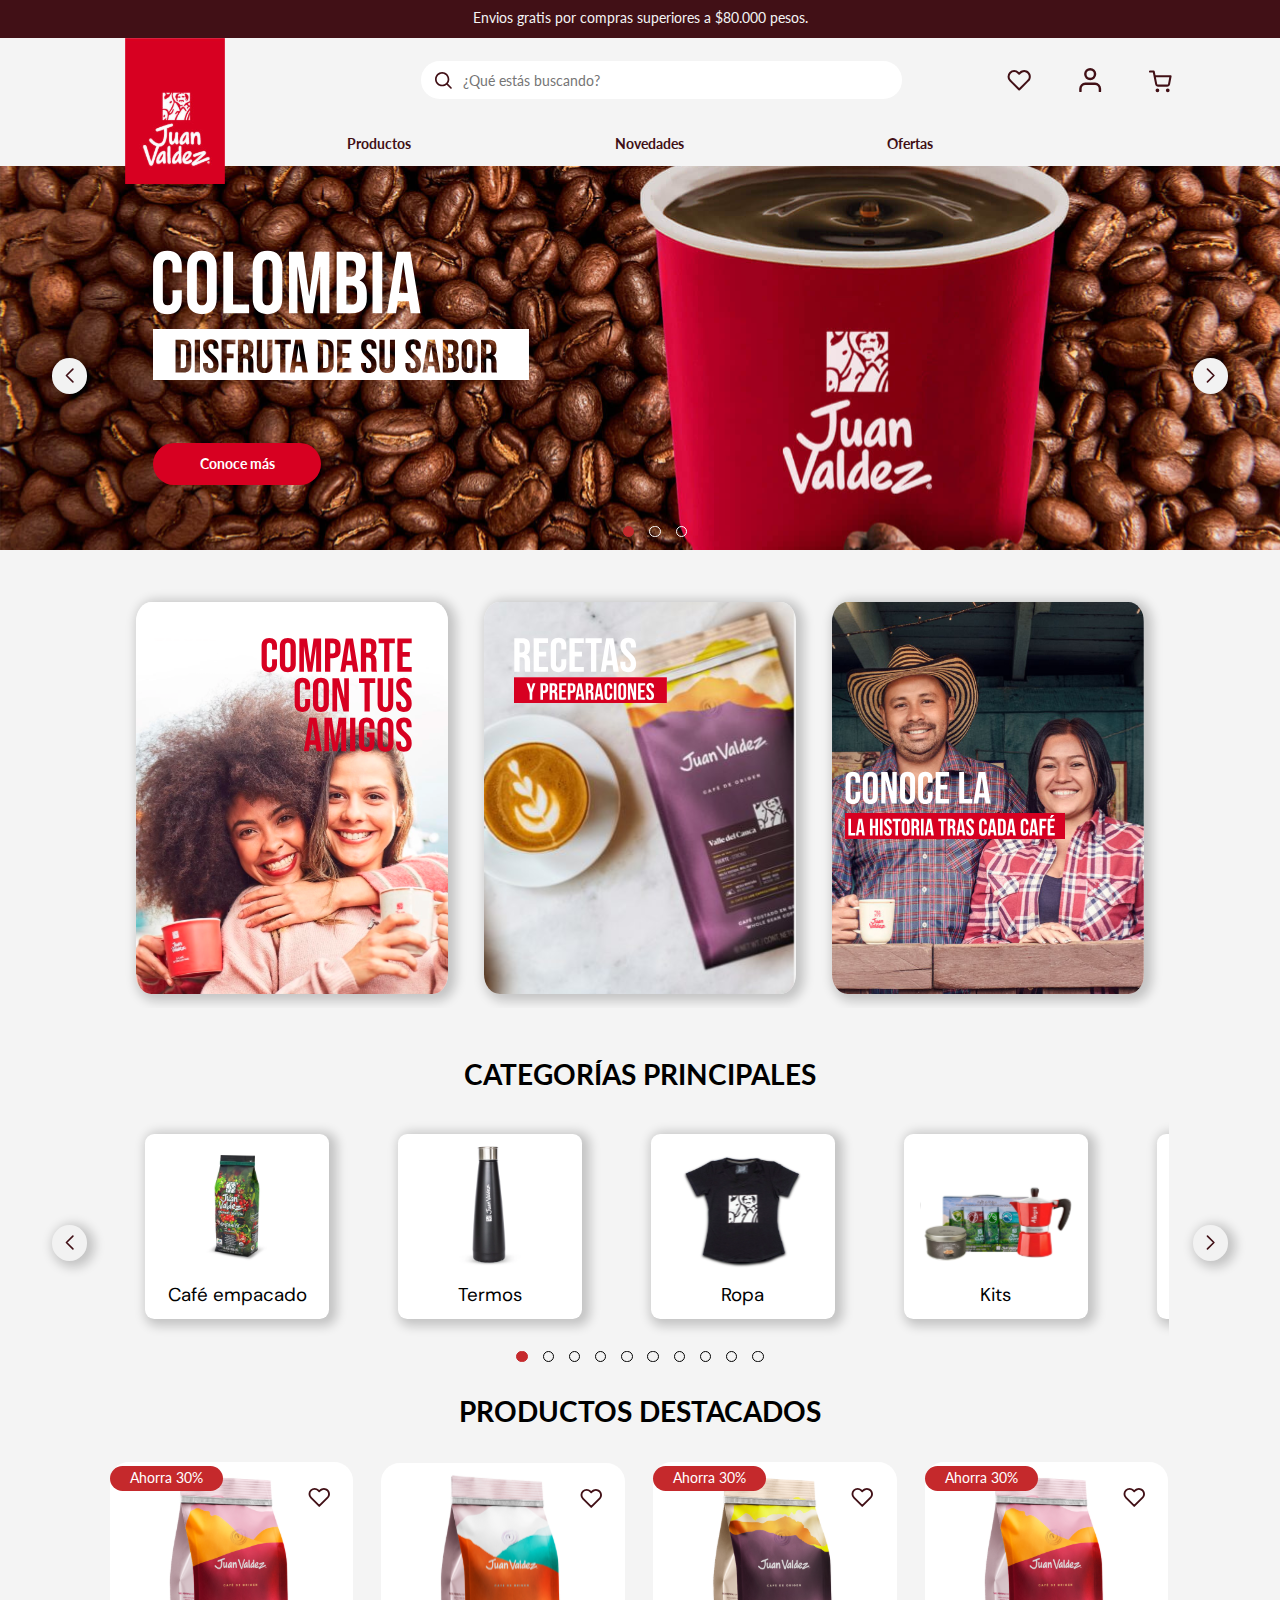
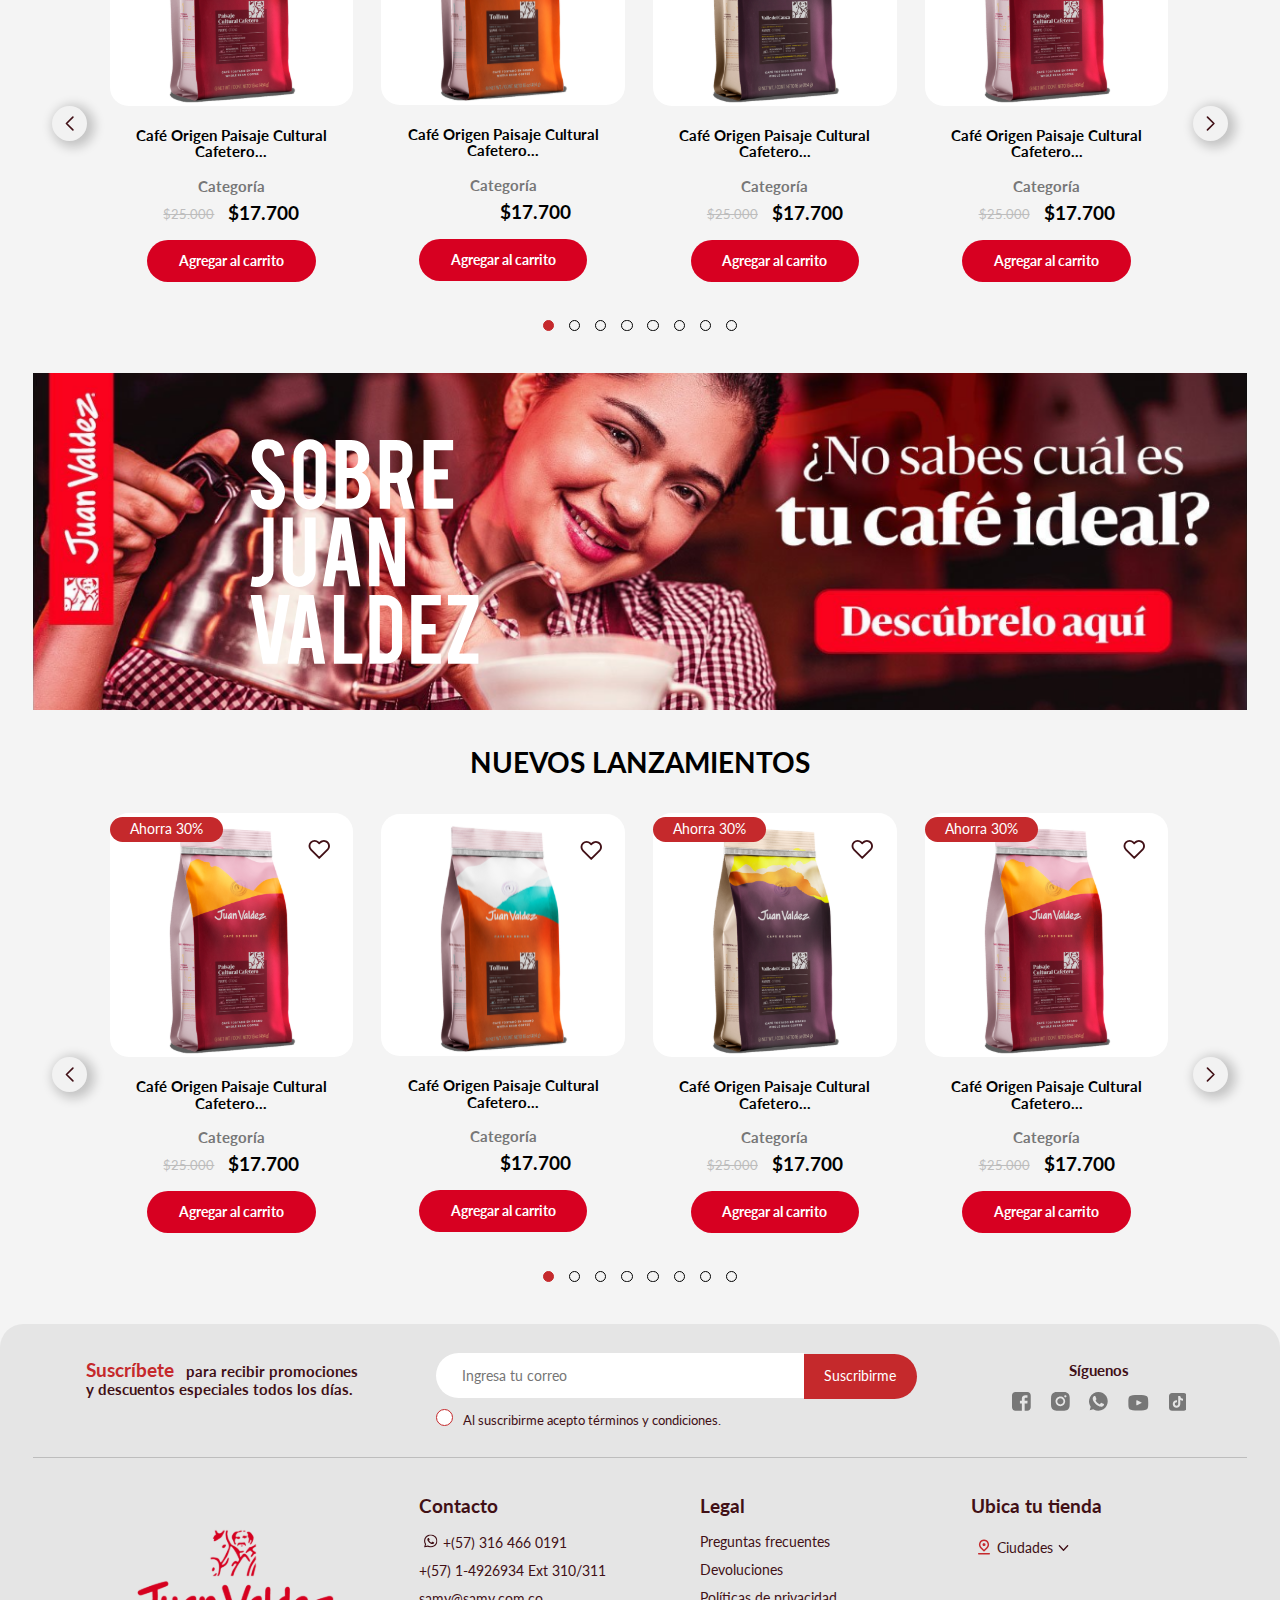
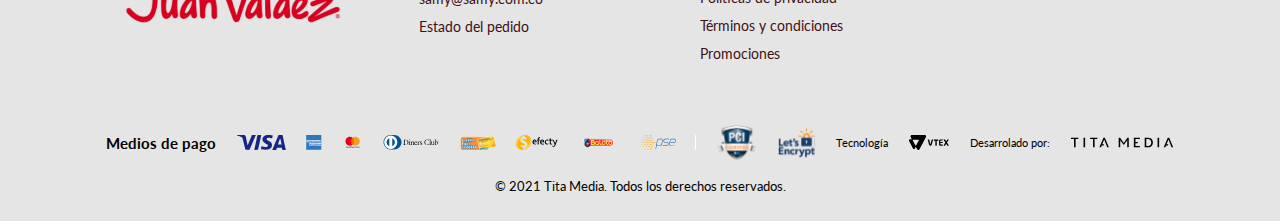
<file: index.html>
<!DOCTYPE html>
<html lang="es">
<head>
  <meta charset="UTF-8">
  <meta http-equiv="X-UA-Compatible" content="IE=edge">
  <meta name="viewport" content="width=device-width, initial-scale=1.0">
  <title>Juan Valdez - Tita Learning</title>
  <link rel="preconnect" href="https://fonts.googleapis.com">
  <link rel="preconnect" href="https://fonts.gstatic.com" crossorigin>
  <link href="https://fonts.googleapis.com/css2?family=DM+Sans:ital,wght@0,500;0,700;1,500;1,700&family=Lato:ital,wght@0,100;0,300;0,400;0,700;0,900;1,100;1,300;1,400;1,700;1,900&display=swap" rel="stylesheet">  
  <link rel="shortcut icon" href="./assets/img/favIconJV.png" type="image/x-icon">
  <link rel="stylesheet" href="styles/style.css">
</head>
<body>
  <!-- Inicio Header -->
  <header>
    <!-- Top Banner -->
    <div class="header__topBanner">
      <p>Envios gratis por compras superiores a $80.000 pesos.</p>
    </div>
    <!-- Fin Top Banner -->
    <!-- Logo Principal -->
    <img src="./assets/img/logoJV_header.svg" alt="Logo Juan Valdez" class="header__logo">
    <!-- Fin Logo Principal -->
    <!-- Nav Mobile -->
    <nav class="header__mobileNav flexCtn">
      <div id="hamburger" class="header__mobileNav__hamburger"></div>
      <img class="header__mobileNav__logo" src="./assets/img/logoJVMobile.svg" alt="">
      <a href="https://www.tiendajuanvaldez.com/cart/" class="header__mobileNav__shoppingCart"></a>
      <div id="navMobileMenu" class="header__mobileNav__menu">
        <div class="header__mobileNav__menu__links flexCtn">
          <div id="navMobileClose" class="header__mobileNav__menu__links__close"></div>
          <img class="header__mobileNav__menu__links__logo" src="./assets/img/logoJVMobile.svg" alt="">
          <a href="https://www.tiendajuanvaldez.com/my-account/">Iniciar Sesión</a>
          <a href="https://www.tiendajuanvaldez.com/favoritos/">Favoritos</a>
          <a href="">Novedades</a>
          <a href="">Ofertas</a>
          <a href="">Productos</a>
        </div>
      </div>
    </nav>
    <!-- Fin Nav Mobile -->
    <!-- Navegador del Usuario -->
    <nav class="header__userNav flexCtn">
      <!-- Buscador del Usuario -->
      <div class="header__userSearch flexCtn">
        <div class="header__userSearch__button flexCtn">
          <svg class="header__userSearch-svg" width="20px" height="20px" viewBox="0 0 20 20" version="1.1"   xmlns="http://www.w3.org/2000/svg" xmlns:xlink="http://www.w3.org/1999/xlink">
          <defs>
            <path d="M8.5,0 C13.1944204,0 17,3.80557963 17,8.5 C17,10.4865245 16.3185332,12.3138839 15.1766205,13.7610573 L19.7071068,18.2928932 C20.0976311,18.6834175 20.0976311,19.3165825 19.7071068,19.7071068 C19.3165825,20.0976311 18.6834175,20.0976311 18.2928932,19.7071068 L18.2928932,19.7071068 L13.7610573,15.1766205 C12.3138839,16.3185332 10.4865245,17 8.5,17 C3.80557963,17 0,13.1944204 0,8.5 C0,3.80557963 3.80557963,0 8.5,0 Z M8.5,2 C4.91014913,2 2,4.91014913 2,8.5 C2,12.0898509 4.91014913,15 8.5,15 C10.2704128,15 11.8755097,14.2921984 13.0477521,13.1441339 L13.0928932,13.0928932 C13.1090201,13.0767663 13.1255608,13.0613054 13.1424811,13.0465104 C14.2921984,11.8755097 15,10.2704128 15,8.5 C15,4.91014913 12.0898509,2 8.5,2 Z" id="path-1"></path>
          </defs>
            <g id="GIFOS" stroke="none" stroke-width="1" fill="none" fill-rule="evenodd">
              <g transform="translate(-637.000000, -518.000000)">
                <g transform="translate(0.000000, 479.000000)">
                  <g id="icon-search" transform="translate(637.000000, 39.000000)">
                    <mask id="mask-2" fill="white">
                      <use xlink:href="#path-1"></use>
                    </mask>
                    <use fill="#411016" fill-rule="nonzero" xlink:href="#path-1"></use>
                  </g>
                </g>
              </g>
            </g>
          </svg>
        </div>
        <input type="text" name="searchNavUser" class="header__userSearch__textInput" placeholder="¿Qué estás buscando?">
      </div>
      <!-- Fin Buscador del Usuario -->
      <!-- Enlaces del Usuario -->
      <ul class="header__userLinks-ctn flexCtn">
        <!-- Favoritos -->
        <li><a href="https://www.tiendajuanvaldez.com/favoritos/" class="header_userLink flexCtn">
          <svg width="24" height="22" viewBox="0 0 24 22" fill="none" xmlns="http://www.w3.org/2000/svg">
            <path d="M20.84 3.60999C20.3292 3.099 19.7228 2.69364 19.0554 2.41708C18.3879 2.14052 17.6725 1.99817 16.95 1.99817C16.2275 1.99817 15.5121 2.14052 14.8446 2.41708C14.1772 2.69364 13.5708 3.099 13.06 3.60999L12 4.66999L10.94 3.60999C9.9083 2.5783 8.50903 1.9987 7.05 1.9987C5.59096 1.9987 4.19169 2.5783 3.16 3.60999C2.1283 4.64169 1.54871 6.04096 1.54871 7.49999C1.54871 8.95903 2.1283 10.3583 3.16 11.39L4.22 12.45L12 20.23L19.78 12.45L20.84 11.39C21.351 10.8792 21.7563 10.2728 22.0329 9.60535C22.3095 8.93789 22.4518 8.22248 22.4518 7.49999C22.4518 6.77751 22.3095 6.0621 22.0329 5.39464C21.7563 4.72718 21.351 4.12075 20.84 3.60999V3.60999Z" stroke="#411016" stroke-width="2" stroke-linecap="round" stroke-linejoin="round"/>
          </svg>
            
        </a></li>
        <!-- Perfil Usuario -->
        <li><a href="https://www.tiendajuanvaldez.com/my-account/" class="header_userLink flexCtn">
          <svg width="18" height="20" viewBox="0 0 18 20" fill="none" xmlns="http://www.w3.org/2000/svg">
            <path d="M17 19V17C17 15.9391 16.5786 14.9217 15.8284 14.1716C15.0783 13.4214 14.0609 13 13 13H5C3.93913 13 2.92172 13.4214 2.17157 14.1716C1.42143 14.9217 1 15.9391 1 17V19M13 5C13 7.20914 11.2091 9 9 9C6.79086 9 5 7.20914 5 5C5 2.79086 6.79086 1 9 1C11.2091 1 13 2.79086 13 5Z" stroke="#411016" stroke-width="2" stroke-linecap="round" stroke-linejoin="round"/>
          </svg>
            
        </a></li>
        <!-- Carrito de Compras -->
        <li><a href="https://www.tiendajuanvaldez.com/cart/" class="header_userLink header_userLink__cartLink flexCtn">
          <svg width="32" height="32" viewBox="0 0 32 32" fill="none" xmlns="http://www.w3.org/2000/svg">
            <path d="M20 28C20.5523 28 21 27.5523 21 27C21 26.4477 20.5523 26 20 26C19.4477 26 19 26.4477 19 27C19 27.5523 19.4477 28 20 28Z" stroke="#411016" stroke-width="2" stroke-linecap="round" stroke-linejoin="round"/>
            <path d="M9 28C9.55228 28 10 27.5523 10 27C10 26.4477 9.55228 26 9 26C8.44772 26 8 26.4477 8 27C8 27.5523 8.44772 28 9 28Z" stroke="#411016" stroke-width="2" stroke-linecap="round" stroke-linejoin="round"/>
            <path d="M1 7H5L7.68 20.39C7.77144 20.8504 8.02191 21.264 8.38755 21.5583C8.75318 21.8526 9.2107 22.009 9.68 22H19.4C19.8693 22.009 20.3268 21.8526 20.6925 21.5583C21.0581 21.264 21.3086 20.8504 21.4 20.39L23 12H6" stroke="#411016" stroke-width="2.2" stroke-linecap="round" stroke-linejoin="round"/>
            </svg>
        </a></li>
      </ul>
      <!-- Fin de los Enlaces del Usuario -->
    </nav>
    <!-- Fin Navegador del Usuario -->
    <!-- Navegador del Site -->
    <nav class="header__siteNav flexCtn">
      <ul class="header__siteNav__siteLinks flexCtn">
        <li class="header__siteNav__siteLinks__dropDown">
          <a href="#">Productos</a>
          <!-- Menú desplegable oculto (se muestra con hover) -->
          <div class="header__siteNav__siteLinks__dropDown__productsMenu flexCtn">
            <a href="https://www.tiendajuanvaldez.com/articulos-de-marca/" >Articulos de marca</a>
            <a href="https://www.tiendajuanvaldez.com/cafes-de-origen/" >Café en grano</a>
            <a href="https://www.tiendajuanvaldez.com/pods/" >Pods y Drips</a>
            <a href="https://www.tiendajuanvaldez.com/liofilizado-soluble/" >Café liofilizado</a>
          </div>
          <!-- Fin menú desplegable -->
        </li>
        <li><a href="https://www.tiendajuanvaldez.com/ediciones-especiales/">Novedades</a></li>
        <li><a href="https://www.tiendajuanvaldez.com/promociones/">Ofertas</a></li>
      </ul>
    </nav>
    <!-- Fin Navegador del Site -->
  </header>
  <!-- Fin Header -->
  <main>
    <!-- Banner Principal -->
    <section class="section__mainBanner ">
      <h5 class="displayNone">Main Banner</h5>
    <!-- Slider Banner Principal  -->
    <div class="Rasslider section__mainBanner__slider">

      <!-- Previous Button Banner Principal -->
      <div id="sliderMainBanner_prevButton" class="Rasslider__prevButton slider_button">
        <svg width="8" height="14" viewBox="0 0 8 14" fill="none" xmlns="http://www.w3.org/2000/svg">
          <path d="M7 1L1 7L7 13" stroke="#411016" stroke-width="1.5" stroke-linecap="round" stroke-linejoin="round"/>
        </svg>
      </div>
      <!-- End Previous Button Banner Principal -->

      <!-- Slider Wrapper Banner Principal -->
      <div id="sliderMainBanner_wrapper" class="Rasslider__wrapper section__mainBanner__slider__wrapper">
        <div class="Rasslider__wrapper__element section__mainBanner__slider__wrapper__slide">
          <img class="section__mainBanner__slider__wrapper__slide__img" src="./assets/img/main_imgs/banner_principal/banner_principal.svg" alt="Granos de café tostado.">
          <img class="section__mainBanner__slider__wrapper__slide__img" src="./assets/img/main_imgs/banner_principal/banner_principal1Mobile.svg" alt="Granos de café tostado.">
          <img class="section__mainBanner__slider__wrapper__slide__colombia" src="./assets/img/main_imgs/banner_principal/banner_texto_colombia.svg" alt="Colombia">
          <img class="section__mainBanner__slider__wrapper__slide__disfrutaSu" src="./assets/img/main_imgs/banner_principal/banner_texto_disfruta.svg" alt="Disfruta de su sabor.">
          <div class="section__mainBanner__button buttonJV section__mainBanner__slider__wrapper__slide__button flexCtn">
            <p>Conoce más</p>
          </div>
        </div>
        <div class="Rasslider__wrapper__element section__mainBanner__slider__wrapper__slide">
          <img class="section__mainBanner__slider__wrapper__slide__img" src="./assets/img/main_imgs/banner_principal/banner_principal2.jpeg" alt="Granos de café tostado.">
          <img class="section__mainBanner__slider__wrapper__slide__img" src="./assets/img/main_imgs/banner_principal/banner_principal1Mobile.svg" alt="Granos de café tostado.">
          <div class="section__mainBanner__button buttonJV section__mainBanner__slider__wrapper__slide__button flexCtn">
            <p>Conoce más</p>
          </div>
        </div>
        <div class="Rasslider__wrapper__element section__mainBanner__slider__wrapper__slide">
          <img class="section__mainBanner__slider__wrapper__slide__img" src="./assets/img/main_imgs/banner_principal/banner_principal.svg" alt="Granos de café tostado.">
          <img class="section__mainBanner__slider__wrapper__slide__img" src="./assets/img/main_imgs/banner_principal/banner_principal1Mobile.svg" alt="Granos de café tostado.">
          <img class="section__mainBanner__slider__wrapper__slide__colombia" src="./assets/img/main_imgs/banner_principal/banner_texto_colombia.svg" alt="Colombia">
          <img class="section__mainBanner__slider__wrapper__slide__disfrutaSu" src="./assets/img/main_imgs/banner_principal/banner_texto_disfruta.svg" alt="Disfruta de su sabor.">
          <div class="section__mainBanner__button buttonJV section__mainBanner__slider__wrapper__slide__button flexCtn">
            <p>Conoce más</p>
          </div>
        </div>
      </div>
      <!-- End Slider Wrapper Banner Principal -->

      <!-- Next Button Banner Principal -->
      <div id="sliderMainBanner_nextButton" class="Rasslider__nextButton slider_button">
        <svg width="8" height="14" viewBox="0 0 8 14" fill="none" xmlns="http://www.w3.org/2000/svg">
          <path d="M1 13L7 7L1 0.999999" stroke="#411016" stroke-width="1.5" stroke-linecap="round" stroke-linejoin="round"/>
        </svg>
      </div>
      <!-- End Next Button  Banner Principal-->

      <!-- Paginator Banner Principal -->
      <div id="sliderMainBanner_paginator" class="Rasslider__paginator section__mainBanner__slider__paginator"></div>
      <!-- End Paginator Banner Principal -->
    </div>
    <!-- End Slider Banner Principal -->

    </section>
    <!-- Fin Banner Principal -->

    <!-- Vitrina Promo -->
    <section class="section__schowcase section__showcasePromo flexCtn">
      <h5 class="displayNone">Showcase Promo</h5>

      <!-- Slider Promo -->
      <div class="Rasslider section__showcasePromo__slider">
        
        <!-- Previous Button Promo-->
        <div id="sliderPromo_prevButton" class="Rasslider__prevButton slider_button">
          <svg width="8" height="14" viewBox="0 0 8 14" fill="none" xmlns="http://www.w3.org/2000/svg">
            <path d="M7 1L1 7L7 13" stroke="#411016" stroke-width="1.5" stroke-linecap="round" stroke-linejoin="round"/>
          </svg>
        </div>
        <!-- End Previous Button -->
  
        <!-- Rasslider Wrapper -->
        <div id="sliderPromo_wrapper" class="Rasslider__wrapper section__showcasePromo__slider__wrapper">

          <div class="Rasslider__wrapper__element section__showcasePromo__slider__wrapper__product">
            <!-- Primer Banner Promo -->
            <div class="section__showcasePromo__product flexCtn"> 
              <!-- Overlay Banner Promo -->
              <div class="section__showcasePromo__product__overlay flexCtn">
    <div class="section__showcasePromo__product__overlay_button buttonJV flexCtn">
      <p>Conoce más</p>
    </div>
              </div>
              <!-- Letras Banner Promo -->
              <svg class="section__showcasePromo__product__letters" width="152" height="116" viewBox="0 0 120 116"            fill="none" xmlns="http://www.w3.org/2000/svg">
    <path d="M8.61113 35.48C6.08313 35.48 4.14713 34.76 2.80313 33.32C1.49113 31.88 0.835125 29.848 0.835125 27.224V9.176C0.835125 6.552 1.49113 4.52 2.80313 3.08C4.14713 1.64 6.08313 0.919998 8.61113 0.919998C11.1391 0.919998 13.0591 1.64 14.3711 3.08C15.7151 4.52 16.3871 6.552 16.3871 9.176V12.728H11.3951V8.84C11.3951 6.76 10.5151 5.72 8.75513 5.72C6.99513 5.72 6.11513 6.76 6.11513 8.84V27.608C6.11513 29.656 6.99513 30.68 8.75513 30.68C10.5151 30.68 11.3951 29.656 11.3951 27.608V22.472H16.3871V27.224C16.3871 29.848 15.7151 31.88 14.3711 33.32C13.0591 34.76 11.1391 35.48 8.61113 35.48ZM27.2719 35.48C24.6799 35.48 22.6959 34.744 21.3199 33.272C19.9439 31.8 19.2559 29.72 19.2559 27.032V9.368C19.2559 6.68 19.9439 4.6 21.3199 3.128C22.6959 1.656 24.6799 0.919998 27.2719 0.919998C29.8639 0.919998 31.8479 1.656 33.2239 3.128C34.5999 4.6 35.2879 6.68 35.2879 9.368V27.032C35.2879 29.72 34.5999 31.8 33.2239 33.272C31.8479 34.744 29.8639 35.48 27.2719 35.48ZM27.2719 30.68C29.0959 30.68 30.0079 29.576 30.0079 27.368V9.032C30.0079 6.824 29.0959 5.72 27.2719 5.72C25.4479 5.72 24.5359 6.824 24.5359 9.032V27.368C24.5359 29.576 25.4479 30.68 27.2719 30.68ZM38.8586 1.4H46.3946L49.7546 25.448H49.8506L53.2106 1.4H60.7466V35H55.7546V9.56H55.6586L51.8186 35H47.4026L43.5626 9.56H43.4666V35H38.8586V1.4ZM64.6868 1.4H72.4628C75.0868 1.4 77.0548 2.104 78.3668 3.512C79.6788 4.92 80.3348 6.984 80.3348 9.704V13.016C80.3348 15.736 79.6788 17.8 78.3668 19.208C77.0548 20.616 75.0868 21.32 72.4628 21.32H69.9668V35H64.6868V1.4ZM72.4628 16.52C73.3268 16.52 73.9668 16.28 74.3828 15.8C74.8308 15.32 75.0547 14.504 75.0547 13.352V9.368C75.0547 8.216 74.8308 7.4 74.3828 6.92C73.9668 6.44 73.3268 6.2 72.4628 6.2H69.9668V16.52H72.4628ZM85.5949 1.4H92.7469L98.2189 35H92.9389L91.9789 28.328V28.424H85.9789L85.0189 35H80.1229L85.5949 1.4ZM91.3549 23.864L89.0029 7.256H88.9069L86.6029 23.864H91.3549ZM100.781 1.4H108.605C111.325 1.4 113.309 2.04 114.557 3.32C115.805 4.568 116.429 6.504 116.429 9.128V11.192C116.429 14.68 115.277 16.888 112.973 17.816V17.912C114.253 18.296 115.149 19.08 115.661 20.264C116.205 21.448 116.477 23.032 116.477 25.016V30.92C116.477 31.88 116.509 32.664 116.573 33.272C116.637 33.848 116.797 34.424 117.053 35H111.677C111.485 34.456 111.357 33.944 111.293 33.464C111.229 32.984 111.197 32.12 111.197 30.872V24.728C111.197 23.192 110.941 22.12 110.429 21.512C109.949 20.904 109.101 20.6 107.885 20.6H106.061V35H100.781V1.4ZM107.981 15.8C109.037 15.8 109.821 15.528 110.333 14.984C110.877 14.44 111.148 13.528 111.148 12.248V9.656C111.148 8.44 110.925 7.56 110.477 7.016C110.061 6.472 109.389 6.2 108.461 6.2H106.061V15.8H107.981ZM124.174 6.2H118.654V1.4H134.974V6.2H129.454V35H124.174V6.2ZM137.531 1.4H151.931V6.2H142.811V15.08H150.059V19.88H142.811V30.2H151.931V35H137.531V1.4ZM41.8924 75.48C39.3644 75.48 37.4284 74.76 36.0844 73.32C34.7724 71.88 34.1164 69.848 34.1164 67.224V49.176C34.1164 46.552 34.7724 44.52 36.0844 43.08C37.4284 41.64 39.3644 40.92 41.8924 40.92C44.4204 40.92 46.3404 41.64 47.6524 43.08C48.9964 44.52 49.6684 46.552 49.6684 49.176V52.728H44.6764V48.84C44.6764 46.76 43.7964 45.72 42.0364 45.72C40.2764 45.72 39.3964 46.76 39.3964 48.84V67.608C39.3964 69.656 40.2764 70.68 42.0364 70.68C43.7964 70.68 44.6764 69.656 44.6764 67.608V62.472H49.6684V67.224C49.6684 69.848 48.9964 71.88 47.6524 73.32C46.3404 74.76 44.4204 75.48 41.8924 75.48ZM60.5531 75.48C57.9611 75.48 55.9771 74.744 54.6011 73.272C53.2251 71.8 52.5371 69.72 52.5371 67.032V49.368C52.5371 46.68 53.2251 44.6 54.6011 43.128C55.9771 41.656 57.9611 40.92 60.5531 40.92C63.1451 40.92 65.1291 41.656 66.5051 43.128C67.8811 44.6 68.5691 46.68 68.5691 49.368V67.032C68.5691 69.72 67.8811 71.8 66.5051 73.272C65.1291 74.744 63.1451 75.48 60.5531 75.48ZM60.5531 70.68C62.3771 70.68 63.2891 69.576 63.2891 67.368V49.032C63.2891 46.824 62.3771 45.72 60.5531 45.72C58.7291 45.72 57.8171 46.824 57.8171 49.032V67.368C57.8171 69.576 58.7291 70.68 60.5531 70.68ZM72.1399 41.4H78.7639L83.8999 61.512H83.9959V41.4H88.6999V75H83.2759L76.9399 50.472H76.8439V75H72.1399V41.4ZM104.44 46.2H98.9198V41.4H115.24V46.2H109.72V75H104.44V46.2ZM125.476 75.48C122.916 75.48 120.964 74.76 119.62 73.32C118.276 71.848 117.604 69.752 117.604 67.032V41.4H122.884V67.416C122.884 68.568 123.108 69.4 123.556 69.912C124.036 70.424 124.708 70.68 125.572 70.68C126.436 70.68 127.092 70.424 127.54 69.912C128.02 69.4 128.26 68.568 128.26 67.416V41.4H133.348V67.032C133.348 69.752 132.676 71.848 131.332 73.32C129.988 74.76 128.036 75.48 125.476 75.48ZM143.973 75.48C141.413 75.48 139.477 74.76 138.165 73.32C136.853 71.848 136.197 69.752 136.197 67.032V65.112H141.189V67.416C141.189 69.592 142.101 70.68 143.925 70.68C144.821 70.68 145.493 70.424 145.941 69.912C146.421 69.368 146.661 68.504 146.661 67.32C146.661 65.912 146.341 64.68 145.701 63.624C145.061 62.536 143.877 61.24 142.149 59.736C139.973 57.816 138.453 56.088 137.589 54.552C136.725 52.984 136.293 51.224 136.293 49.272C136.293 46.616 136.965 44.568 138.309 43.128C139.653 41.656 141.605 40.92 144.165 40.92C146.693 40.92 148.597 41.656 149.877 43.128C151.189 44.568 151.845 46.648 151.845 49.368V50.76H146.853V49.032C146.853 47.88 146.629 47.048 146.181 46.536C145.733 45.992 145.077 45.72 144.213 45.72C142.453 45.72 141.573 46.792 141.573 48.936C141.573 50.152 141.893 51.288 142.533 52.344C143.205 53.4 144.405 54.68 146.133 56.184C148.341 58.104 149.861 59.848 150.693 61.416C151.525 62.984 151.941 64.824 151.941 66.936C151.941 69.688 151.253 71.8 149.877 73.272C148.533 74.744 146.565 75.48 143.973 75.48ZM48.8918 81.4H56.0438L61.5158 115H56.2358L55.2758 108.328V108.424H49.2758L48.3158 115H43.4198L48.8918 81.4ZM54.6518 103.864L52.2998 87.256H52.2038L49.8997 103.864H54.6518ZM64.0774 81.4H71.6134L74.9734 105.448H75.0694L78.4294 81.4H85.9654V115H80.9734V89.56H80.8774L77.0374 115H72.6214L68.7814 89.56H68.6854V115H64.0774V81.4ZM89.9055 81.4H95.1855V115H89.9055V81.4ZM106.628 115.48C104.068 115.48 102.116 114.76 100.772 113.32C99.4279 111.848 98.7559 109.752 98.7559 107.032V89.368C98.7559 86.648 99.4279 84.568 100.772 83.128C102.116 81.656 104.068 80.92 106.628 80.92C109.188 80.92 111.14 81.656 112.484 83.128C113.828 84.568 114.5 86.648 114.5 89.368V92.248H109.508V89.032C109.508 86.824 108.596 85.72 106.772 85.72C104.948 85.72 104.036 86.824 104.036 89.032V107.416C104.036 109.592 104.948 110.68 106.772 110.68C108.596 110.68 109.508 109.592 109.508 107.416V100.84H106.868V96.04H114.5V107.032C114.5 109.752 113.828 111.848 112.484 113.32C111.14 114.76 109.188 115.48 106.628 115.48ZM125.522 115.48C122.93 115.48 120.946 114.744 119.57 113.272C118.194 111.8 117.506 109.72 117.506 107.032V89.368C117.506 86.68 118.194 84.6 119.57 83.128C120.946 81.656 122.93 80.92 125.522 80.92C128.114 80.92 130.098 81.656 131.474 83.128C132.85 84.6 133.538 86.68 133.538 89.368V107.032C133.538 109.72 132.85 111.8 131.474 113.272C130.098 114.744 128.114 115.48 125.522 115.48ZM125.522 110.68C127.346 110.68 128.258 109.576 128.258 107.368V89.032C128.258 86.824 127.346 85.72 125.522 85.72C123.698 85.72 122.786 86.824 122.786 89.032V107.368C122.786 109.576 123.698 110.68 125.522 110.68ZM143.973 115.48C141.413 115.48 139.477 114.76 138.165 113.32C136.853 111.848 136.197 109.752 136.197 107.032V105.112H141.189V107.416C141.189 109.592 142.101 110.68 143.925 110.68C144.821 110.68 145.493 110.424 145.941 109.912C146.421 109.368 146.661 108.504 146.661 107.32C146.661 105.912 146.341 104.68 145.701 103.624C145.061 102.536 143.877 101.24 142.149 99.736C139.973 97.816 138.453 96.088 137.589 94.552C136.725 92.984 136.293 91.224 136.293 89.272C136.293 86.616 136.965 84.568 138.309 83.128C139.653 81.656 141.605 80.92 144.165 80.92C146.693 80.92 148.597 81.656 149.877 83.128C151.189 84.568 151.845 86.648 151.845 89.368V90.76H146.853V89.032C146.853 87.88 146.629 87.048 146.181 86.536C145.733 85.992 145.077 85.72 144.213 85.72C142.453 85.72 141.573 86.792 141.573 88.936C141.573 90.152 141.893 91.288 142.533 92.344C143.205 93.4 144.405 94.68 146.133 96.184C148.341 98.104 149.861 99.848 150.693 101.416C151.525 102.984 151.941 104.824 151.941 106.936C151.941 109.688 151.253 111.8 149.877 113.272C148.533 114.744 146.565 115.48 143.973 115.48Z" fill="#D70021"/>
              </svg>
              <!-- Imagen Banner Promo -->
              <img src="./assets/img/main_imgs/vitrina_promo/1_banner_promo.svg" alt="Banner Promo" class="section__showcasePromo__product__banner">
            </div>
          </div>
          
          <div class="Rasslider__wrapper__element section__showcasePromo__slider__wrapper__product">
            <!-- Segundo Banner Promo -->
            <div class="section__showcasePromo__product flexCtn">
              <!-- Primer Banner Promo -->
              <div class="section__showcasePromo__product__overlay flexCtn">
                <div class="section__showcasePromo__product__overlay_button buttonJV flexCtn">
                  <p>Conoce más</p>
                </div>
              </div>
              <!-- Letras Banner Promo -->
              <svg class="section__showcasePromo__product__letters" width="123" height="36" viewBox="0 0 150 36" fill="none" xmlns="http://www.w3.org/2000/svg">
                <path d="M0.302717 1.4H8.12672C10.8467 1.4 12.8307 2.04 14.0787 3.32C15.3267 4.568 15.9507 6.504 15.9507 9.128V11.192C15.9507 14.68 14.7987 16.888 12.4947 17.816V17.912C13.7747 18.296 14.6707 19.08 15.1827 20.264C15.7267 21.448 15.9987 23.032 15.9987 25.016V30.92C15.9987 31.88 16.0307 32.664 16.0947 33.272C16.1587 33.848 16.3187 34.424 16.5747 35H11.1987C11.0067 34.456 10.8787 33.944 10.8147 33.464C10.7507 32.984 10.7187 32.12 10.7187 30.872V24.728C10.7187 23.192 10.4627 22.12 9.95072 21.512C9.47072 20.904 8.62272 20.6 7.40672 20.6H5.58272V35H0.302717V1.4ZM7.50272 15.8C8.55872 15.8 9.34272 15.528 9.85472 14.984C10.3987 14.44 10.6707 13.528 10.6707 12.248V9.656C10.6707 8.44 10.4467 7.56 9.99872 7.016C9.58272 6.472 8.91072 6.2 7.98272 6.2H5.58272V15.8H7.50272ZM19.6621 1.4H34.0621V6.2H24.9421V15.08H32.1901V19.88H24.9421V30.2H34.0621V35H19.6621V1.4ZM44.5396 35.48C42.0116 35.48 40.0756 34.76 38.7316 33.32C37.4196 31.88 36.7636 29.848 36.7636 27.224V9.176C36.7636 6.552 37.4196 4.52 38.7316 3.08C40.0756 1.64 42.0116 0.919998 44.5396 0.919998C47.0676 0.919998 48.9876 1.64 50.2996 3.08C51.6436 4.52 52.3156 6.552 52.3156 9.176V12.728H47.3236V8.84C47.3236 6.76 46.4436 5.72 44.6836 5.72C42.9236 5.72 42.0436 6.76 42.0436 8.84V27.608C42.0436 29.656 42.9236 30.68 44.6836 30.68C46.4436 30.68 47.3236 29.656 47.3236 27.608V22.472H52.3156V27.224C52.3156 29.848 51.6436 31.88 50.2996 33.32C48.9876 34.76 47.0676 35.48 44.5396 35.48ZM55.4746 1.4H69.8746V6.2H60.7546V15.08H68.0026V19.88H60.7546V30.2H69.8746V35H55.4746V1.4ZM77.0401 6.2H71.5201V1.4H87.8401V6.2H82.3201V35H77.0401V6.2ZM92.2733 1.4H99.4253L104.897 35H99.6173L98.6573 28.328V28.424H92.6573L91.6973 35H86.8013L92.2733 1.4ZM98.0333 23.864L95.6813 7.256H95.5853L93.2813 23.864H98.0333ZM114.182 35.48C111.622 35.48 109.686 34.76 108.374 33.32C107.062 31.848 106.406 29.752 106.406 27.032V25.112H111.398V27.416C111.398 29.592 112.31 30.68 114.134 30.68C115.03 30.68 115.702 30.424 116.15 29.912C116.63 29.368 116.87 28.504 116.87 27.32C116.87 25.912 116.55 24.68 115.91 23.624C115.27 22.536 114.086 21.24 112.358 19.736C110.182 17.816 108.662 16.088 107.798 14.552C106.934 12.984 106.502 11.224 106.502 9.272C106.502 6.616 107.174 4.568 108.518 3.128C109.862 1.656 111.814 0.919998 114.374 0.919998C116.902 0.919998 118.806 1.656 120.086 3.128C121.398 4.568 122.054 6.648 122.054 9.368V10.76H117.062V9.032C117.062 7.88 116.838 7.048 116.39 6.536C115.942 5.992 115.286 5.72 114.422 5.72C112.662 5.72 111.782 6.792 111.782 8.936C111.782 10.152 112.102 11.288 112.742 12.344C113.414 13.4 114.614 14.68 116.342 16.184C118.55 18.104 120.07 19.848 120.902 21.416C121.734 22.984 122.15 24.824 122.15 26.936C122.15 29.688 121.462 31.8 120.086 33.272C118.742 34.744 116.774 35.48 114.182 35.48Z" fill="white"/>
              </svg>
              <!-- Letras2 Banner Promo -->
              <svg class="section__showcasePromo__product__letters2" width="163" height="27" viewBox="0 0 163 27" fill="none" xmlns="http://www.w3.org/2000/svg">
                <path fill-rule="evenodd" clip-rule="evenodd" d="M163.161 0.383545H0V28H163.161V0.383545ZM13.3298 6.54891L16.7027 16.7439V24.3014H19.4924V16.7439L22.8654 6.54891H20.1518L18.2497 13.0666H18.199L16.297 6.54891H13.3298ZM32.2922 6.54891H28.1838V24.3014H30.9735V17.0736H32.2922C33.6786 17.0736 34.7184 16.7016 35.4116 15.9577C36.1048 15.2138 36.4514 14.1233 36.4514 12.6862V10.9363C36.4514 9.4992 36.1048 8.40869 35.4116 7.66478C34.7184 6.92086 33.6786 6.54891 32.2922 6.54891ZM33.3066 14.1571C33.0869 14.4107 32.7487 14.5375 32.2922 14.5375H30.9735V9.08497H32.2922C32.7487 9.08497 33.0869 9.21178 33.3066 9.46538C33.5433 9.71899 33.6617 10.1501 33.6617 10.7588V12.8637C33.6617 13.4724 33.5433 13.9035 33.3066 14.1571ZM42.1003 6.54891H37.9665V24.3014H40.7561V16.6932H41.7198C42.3623 16.6932 42.8104 16.8538 43.064 17.175C43.3345 17.4963 43.4697 18.0626 43.4697 18.8742V22.1204C43.4697 22.7797 43.4866 23.2362 43.5205 23.4898C43.5543 23.7434 43.6219 24.0139 43.7233 24.3014H46.5637C46.4285 23.997 46.3439 23.6927 46.3101 23.3884C46.2763 23.0672 46.2594 22.6529 46.2594 22.1457V19.0264C46.2594 17.9781 46.1157 17.1412 45.8283 16.5156C45.5578 15.8901 45.0844 15.4759 44.4081 15.273V15.2223C45.6254 14.7319 46.234 13.5654 46.234 11.7225V10.632C46.234 9.24559 45.9044 8.22271 45.245 7.56333C44.5856 6.88705 43.5374 6.54891 42.1003 6.54891ZM43.0132 13.726C42.7427 14.0134 42.3285 14.1571 41.7706 14.1571H40.7561V9.08497H42.0242C42.5145 9.08497 42.8695 9.22868 43.0893 9.51611C43.326 9.80353 43.4444 10.2685 43.4444 10.9109V12.2804C43.4444 12.9567 43.3007 13.4386 43.0132 13.726ZM55.8031 6.54891H48.1949V24.3014H55.8031V21.7653H50.9846V16.3128H54.8141V13.7767H50.9846V9.08497H55.8031V6.54891ZM61.5164 6.54891H57.408V24.3014H60.1977V17.0736H61.5164C62.9028 17.0736 63.9426 16.7016 64.6358 15.9577C65.329 15.2138 65.6756 14.1233 65.6756 12.6862V10.9363C65.6756 9.4992 65.329 8.40869 64.6358 7.66478C63.9426 6.92086 62.9028 6.54891 61.5164 6.54891ZM62.5308 14.1571C62.3111 14.4107 61.9729 14.5375 61.5164 14.5375H60.1977V9.08497H61.5164C61.9729 9.08497 62.3111 9.21178 62.5308 9.46538C62.7675 9.71899 62.8859 10.1501 62.8859 10.7588V12.8637C62.8859 13.4724 62.7675 13.9035 62.5308 14.1571ZM72.2335 6.54891H68.4547L65.5636 24.3014H68.1504L68.6576 20.827H71.8277V20.7762L72.3349 24.3014H75.1246L72.2335 6.54891ZM70.2553 9.64291L71.498 18.4177H68.9873L70.2046 9.64291H70.2553ZM80.6118 6.54891H76.478V24.3014H79.2677V16.6932H80.2314C80.8739 16.6932 81.3219 16.8538 81.5755 17.175C81.846 17.4963 81.9813 18.0626 81.9813 18.8742V22.1204C81.9813 22.7797 81.9982 23.2362 82.032 23.4898C82.0658 23.7434 82.1334 24.0139 82.2349 24.3014H85.0753C84.94 23.997 84.8555 23.6927 84.8217 23.3884C84.7879 23.0672 84.771 22.6529 84.771 22.1457V19.0264C84.771 17.9781 84.6272 17.1412 84.3398 16.5156C84.0693 15.8901 83.5959 15.4759 82.9196 15.273V15.2223C84.1369 14.7319 84.7456 13.5654 84.7456 11.7225V10.632C84.7456 9.24559 84.4159 8.22271 83.7565 7.56333C83.0972 6.88705 82.0489 6.54891 80.6118 6.54891ZM81.5248 13.726C81.2543 14.0134 80.84 14.1571 80.2821 14.1571H79.2677V9.08497H80.5357C81.026 9.08497 81.3811 9.22868 81.6009 9.51611C81.8376 9.80353 81.9559 10.2685 81.9559 10.9109V12.2804C81.9559 12.9567 81.8122 13.4386 81.5248 13.726ZM92.6409 6.54891H88.8621L85.971 24.3014H88.5578L89.065 20.827H92.2351V20.7762L92.7423 24.3014H95.532L92.6409 6.54891ZM90.6627 9.64291L91.9054 18.4177H89.3947L90.612 9.64291H90.6627ZM97.6982 23.4137C98.4082 24.1746 99.4311 24.555 100.767 24.555C102.102 24.555 103.117 24.1746 103.81 23.4137C104.52 22.6529 104.875 21.5793 104.875 20.1929V17.6822H102.238V20.3958C102.238 21.4779 101.773 22.0189 100.843 22.0189C99.913 22.0189 99.448 21.4779 99.448 20.3958V10.4798C99.448 9.38085 99.913 8.83137 100.843 8.83137C101.773 8.83137 102.238 9.38085 102.238 10.4798V12.534H104.875V10.6573C104.875 9.27095 104.52 8.19735 103.81 7.43653C103.117 6.67571 102.102 6.2953 100.767 6.2953C99.4311 6.2953 98.4082 6.67571 97.6982 7.43653C97.005 8.19735 96.6584 9.27095 96.6584 10.6573V20.1929C96.6584 21.5793 97.005 22.6529 97.6982 23.4137ZM109.334 6.54891H106.544V24.3014H109.334V6.54891ZM112.311 23.3884C113.038 24.1661 114.086 24.555 115.456 24.555C116.825 24.555 117.873 24.1661 118.6 23.3884C119.327 22.6107 119.691 21.5117 119.691 20.0915V10.7588C119.691 9.33858 119.327 8.23962 118.6 7.46189C117.873 6.68416 116.825 6.2953 115.456 6.2953C114.086 6.2953 113.038 6.68416 112.311 7.46189C111.584 8.23962 111.22 9.33858 111.22 10.7588V20.0915C111.22 21.5117 111.584 22.6107 112.311 23.3884ZM116.901 20.269C116.901 21.4356 116.419 22.0189 115.456 22.0189C114.492 22.0189 114.01 21.4356 114.01 20.269V10.5813C114.01 9.41466 114.492 8.83137 115.456 8.83137C116.419 8.83137 116.901 9.41466 116.901 10.5813V20.269ZM125.077 6.54891H121.577V24.3014H124.063V11.3421H124.113L127.461 24.3014H130.327V6.54891H127.841V17.175H127.791L125.077 6.54891ZM140.008 6.54891H132.4V24.3014H140.008V21.7653H135.19V16.3128H139.019V13.7767H135.19V9.08497H140.008V6.54891ZM142.221 23.4137C142.914 24.1746 143.937 24.555 145.289 24.555C146.659 24.555 147.699 24.1661 148.409 23.3884C149.136 22.6107 149.499 21.4948 149.499 20.0408C149.499 18.9249 149.279 17.9528 148.84 17.1243C148.4 16.2959 147.597 15.3744 146.431 14.36C145.518 13.5654 144.884 12.8891 144.529 12.3311C144.19 11.7732 144.021 11.173 144.021 10.5305C144.021 9.39776 144.486 8.83137 145.416 8.83137C145.873 8.83137 146.219 8.97508 146.456 9.2625C146.693 9.53301 146.811 9.9726 146.811 10.5813V11.4942H149.449V10.7588C149.449 9.32167 149.102 8.22271 148.409 7.46189C147.732 6.68416 146.727 6.2953 145.391 6.2953C144.038 6.2953 143.007 6.68416 142.297 7.46189C141.587 8.22271 141.232 9.30477 141.232 10.7081C141.232 11.7394 141.46 12.6693 141.916 13.4977C142.373 14.3093 143.176 15.2223 144.326 16.2367C145.239 17.0313 145.864 17.7161 146.202 18.2909C146.541 18.8488 146.71 19.4998 146.71 20.2437C146.71 20.8692 146.583 21.3257 146.329 21.6131C146.092 21.8837 145.737 22.0189 145.264 22.0189C144.3 22.0189 143.818 21.4441 143.818 20.2944V19.0771H141.181V20.0915C141.181 21.5286 141.528 22.636 142.221 23.4137Z" fill="#D70021"/>
              </svg>
              <!-- Imagen Banner Promo -->
              <img src="./assets/img/main_imgs/vitrina_promo/2_banner_promo.svg" alt="Banner Promo" class="section__showcasePromo__product__banner">
            </div>
          </div>
          
          <div class="Rasslider__wrapper__element section__showcasePromo__slider__wrapper__product">
          <!-- Tercer Banner Promo -->
            <div class="section__showcasePromo__product flexCtn">
              <!-- Primer Banner Promo -->
              <div class="section__showcasePromo__product__overlay flexCtn">
              <div class="section__showcasePromo__product__overlay_button buttonJV flexCtn">
                <p>Conoce más</p>
              </div>
              </div>
              <!-- Letras Banner Promo -->
              <svg class="section__showcasePromo__product__letters" width="156" height="36" viewBox="0 0 156 36" fill="none" xmlns="http://www.w3.org/2000/svg">
                <path d="M8.408 35.48C5.88 35.48 3.944 34.76 2.6 33.32C1.288 31.88 0.632 29.848 0.632 27.224V9.176C0.632 6.552 1.288 4.52 2.6 3.08C3.944 1.64 5.88 0.919998 8.408 0.919998C10.936 0.919998 12.856 1.64 14.168 3.08C15.512 4.52 16.184 6.552 16.184 9.176V12.728H11.192V8.84C11.192 6.76 10.312 5.72 8.552 5.72C6.792 5.72 5.912 6.76 5.912 8.84V27.608C5.912 29.656 6.792 30.68 8.552 30.68C10.312 30.68 11.192 29.656 11.192 27.608V22.472H16.184V27.224C16.184 29.848 15.512 31.88 14.168 33.32C12.856 34.76 10.936 35.48 8.408 35.48ZM27.0688 35.48C24.4768 35.48 22.4928 34.744 21.1168 33.272C19.7408 31.8 19.0527 29.72 19.0527 27.032V9.368C19.0527 6.68 19.7408 4.6 21.1168 3.128C22.4928 1.656 24.4768 0.919998 27.0688 0.919998C29.6608 0.919998 31.6448 1.656 33.0208 3.128C34.3968 4.6 35.0848 6.68 35.0848 9.368V27.032C35.0848 29.72 34.3968 31.8 33.0208 33.272C31.6448 34.744 29.6608 35.48 27.0688 35.48ZM27.0688 30.68C28.8928 30.68 29.8047 29.576 29.8047 27.368V9.032C29.8047 6.824 28.8928 5.72 27.0688 5.72C25.2448 5.72 24.3328 6.824 24.3328 9.032V27.368C24.3328 29.576 25.2448 30.68 27.0688 30.68ZM38.6555 1.4H45.2795L50.4155 21.512H50.5115V1.4H55.2155V35H49.7915L43.4555 10.472H43.3595V35H38.6555V1.4ZM66.7719 35.48C64.1799 35.48 62.1959 34.744 60.8199 33.272C59.4439 31.8 58.7559 29.72 58.7559 27.032V9.368C58.7559 6.68 59.4439 4.6 60.8199 3.128C62.1959 1.656 64.1799 0.919998 66.7719 0.919998C69.3639 0.919998 71.3479 1.656 72.7239 3.128C74.0999 4.6 74.7879 6.68 74.7879 9.368V27.032C74.7879 29.72 74.0999 31.8 72.7239 33.272C71.3479 34.744 69.3639 35.48 66.7719 35.48ZM66.7719 30.68C68.5959 30.68 69.5079 29.576 69.5079 27.368V9.032C69.5079 6.824 68.5959 5.72 66.7719 5.72C64.9479 5.72 64.0359 6.824 64.0359 9.032V27.368C64.0359 29.576 64.9479 30.68 66.7719 30.68ZM85.7986 35.48C83.2706 35.48 81.3346 34.76 79.9906 33.32C78.6786 31.88 78.0226 29.848 78.0226 27.224V9.176C78.0226 6.552 78.6786 4.52 79.9906 3.08C81.3346 1.64 83.2706 0.919998 85.7986 0.919998C88.3266 0.919998 90.2466 1.64 91.5586 3.08C92.9026 4.52 93.5746 6.552 93.5746 9.176V12.728H88.5826V8.84C88.5826 6.76 87.7026 5.72 85.9426 5.72C84.1826 5.72 83.3026 6.76 83.3026 8.84V27.608C83.3026 29.656 84.1826 30.68 85.9426 30.68C87.7026 30.68 88.5826 29.656 88.5826 27.608V22.472H93.5746V27.224C93.5746 29.848 92.9026 31.88 91.5586 33.32C90.2466 34.76 88.3266 35.48 85.7986 35.48ZM96.7336 1.4H111.134V6.2H102.014V15.08H109.262V19.88H102.014V30.2H111.134V35H96.7336V1.4ZM121.859 1.4H127.139V30.2H135.827V35H121.859V1.4ZM142.626 1.4H149.778L155.25 35H149.97L149.01 28.328V28.424H143.01L142.05 35H137.154L142.626 1.4ZM148.386 23.864L146.034 7.256H145.938L143.634 23.864H148.386Z" fill="white"/>
              </svg>
              <!-- Letras2 Banner Promo -->
              <svg class="section__showcasePromo__product__letters2" width="235" height="28" viewBox="0 0 235 28" fill="none" xmlns="http://www.w3.org/2000/svg">
                <path fill-rule="evenodd" clip-rule="evenodd" d="M235 0H0V28H235V0ZM6.3642 6.24754H3.57452V24H10.9545V21.4639H6.3642V6.24754ZM18.3257 6.24754H14.547L11.6559 24H14.2426L14.7499 20.5256H17.9199V20.4749L18.4272 24H21.2168L18.3257 6.24754ZM16.3476 9.34154L17.5903 18.1163H15.0795L16.2969 9.34154H16.3476ZM29.4216 6.24754H26.6319V24H29.4216V16.0114H32.4142V24H35.2038V6.24754H32.4142V13.4753H29.4216V6.24754ZM40.0711 6.24754H37.2814V24H40.0711V6.24754ZM42.7183 23.1124C43.4115 23.8732 44.4344 24.2536 45.7869 24.2536C47.1564 24.2536 48.1962 23.8647 48.9063 23.087C49.6333 22.3093 49.9968 21.1934 49.9968 19.7394C49.9968 18.6235 49.777 17.6514 49.3374 16.8229C48.8979 15.9945 48.0948 15.073 46.9282 14.0586C46.0152 13.264 45.3812 12.5877 45.0261 12.0298C44.688 11.4718 44.5189 10.8716 44.5189 10.2292C44.5189 9.09639 44.9839 8.53 45.9137 8.53C46.3702 8.53 46.7168 8.67371 46.9535 8.96113C47.1902 9.23164 47.3086 9.67123 47.3086 10.2799V11.1929H49.9461V10.4574C49.9461 9.0203 49.5995 7.92134 48.9063 7.16052C48.23 6.38279 47.224 5.99393 45.8884 5.99393C44.5358 5.99393 43.5045 6.38279 42.7944 7.16052C42.0843 7.92134 41.7292 9.0034 41.7292 10.4067C41.7292 11.438 41.9575 12.3679 42.414 13.1964C42.8705 14.0079 43.6736 14.9209 44.8232 15.9353C45.7362 16.7299 46.3618 17.4147 46.6999 17.9895C47.0381 18.5475 47.2071 19.1984 47.2071 19.9423C47.2071 20.5679 47.0803 21.0243 46.8267 21.3118C46.59 21.5823 46.235 21.7175 45.7616 21.7175C44.7979 21.7175 44.316 21.1427 44.316 19.993V18.7757H41.6785V19.7901C41.6785 21.2272 42.0251 22.3347 42.7183 23.1124ZM50.8609 8.7836H53.7773V24H56.567V8.7836H59.4835V6.24754H50.8609V8.7836ZM61.6227 23.087C62.3497 23.8647 63.3979 24.2536 64.7674 24.2536C66.1369 24.2536 67.1851 23.8647 67.9121 23.087C68.6391 22.3093 69.0026 21.2103 69.0026 19.7901V10.4574C69.0026 9.03721 68.6391 7.93825 67.9121 7.16052C67.1851 6.38279 66.1369 5.99393 64.7674 5.99393C63.3979 5.99393 62.3497 6.38279 61.6227 7.16052C60.8957 7.93825 60.5322 9.03721 60.5322 10.4574V19.7901C60.5322 21.2103 60.8957 22.3093 61.6227 23.087ZM66.213 19.9677C66.213 21.1342 65.7311 21.7175 64.7674 21.7175C63.8037 21.7175 63.3219 21.1342 63.3219 19.9677V10.2799C63.3219 9.11329 63.8037 8.53 64.7674 8.53C65.7311 8.53 66.213 9.11329 66.213 10.2799V19.9677ZM75.023 6.24754H70.8892V24H73.6789V16.3918H74.6426C75.2851 16.3918 75.7331 16.5524 75.9867 16.8737C76.2572 17.1949 76.3925 17.7613 76.3925 18.5728V21.819C76.3925 22.4784 76.4094 22.9349 76.4432 23.1885C76.477 23.4421 76.5447 23.7126 76.6461 24H79.4865C79.3512 23.6957 79.2667 23.3913 79.2329 23.087C79.1991 22.7658 79.1822 22.3516 79.1822 21.8443V18.725C79.1822 17.6767 79.0385 16.8398 78.751 16.2143C78.4805 15.5887 78.0071 15.1745 77.3308 14.9716V14.9209C78.5482 14.4306 79.1568 13.264 79.1568 11.4211V10.3306C79.1568 8.94422 78.8271 7.92134 78.1678 7.26196C77.5084 6.58568 76.4601 6.24754 75.023 6.24754ZM75.936 13.4246C75.6655 13.712 75.2513 13.8557 74.6933 13.8557H73.6789V8.7836H74.947C75.4373 8.7836 75.7923 8.92731 76.0121 9.21474C76.2488 9.50216 76.3671 9.9671 76.3671 10.6096V11.979C76.3671 12.6553 76.2234 13.1372 75.936 13.4246ZM83.9074 6.24754H81.1177V24H83.9074V6.24754ZM91.9311 6.24754H88.1523L85.2612 24H87.848L88.3552 20.5256H91.5253V20.4749L92.0325 24H94.8222L91.9311 6.24754ZM89.9529 9.34154L91.1956 18.1163H88.6849L89.9022 9.34154H89.9529ZM99.5018 8.7836H102.418V24H105.208V8.7836H108.124V6.24754H99.5018V8.7836ZM113.609 6.24754H109.475V24H112.265V16.3918H113.228C113.871 16.3918 114.319 16.5524 114.573 16.8737C114.843 17.1949 114.978 17.7613 114.978 18.5728V21.819C114.978 22.4784 114.995 22.9349 115.029 23.1885C115.063 23.4421 115.131 23.7126 115.232 24H118.072C117.937 23.6957 117.853 23.3913 117.819 23.087C117.785 22.7658 117.768 22.3516 117.768 21.8443V18.725C117.768 17.6767 117.624 16.8398 117.337 16.2143C117.066 15.5887 116.593 15.1745 115.917 14.9716V14.9209C117.134 14.4306 117.743 13.264 117.743 11.4211V10.3306C117.743 8.94422 117.413 7.92134 116.754 7.26196C116.094 6.58568 115.046 6.24754 113.609 6.24754ZM114.522 13.4246C114.251 13.712 113.837 13.8557 113.279 13.8557H112.265V8.7836H113.533C114.023 8.7836 114.378 8.92731 114.598 9.21474C114.835 9.50216 114.953 9.9671 114.953 10.6096V11.979C114.953 12.6553 114.809 13.1372 114.522 13.4246ZM125.638 6.24754H121.859L118.968 24H121.555L122.062 20.5256H125.232V20.4749L125.739 24H128.529L125.638 6.24754ZM123.66 9.34154L124.902 18.1163H122.392L123.609 9.34154H123.66ZM130.366 23.1124C131.059 23.8732 132.082 24.2536 133.435 24.2536C134.804 24.2536 135.844 23.8647 136.554 23.087C137.281 22.3093 137.645 21.1934 137.645 19.7394C137.645 18.6235 137.425 17.6514 136.985 16.8229C136.546 15.9945 135.743 15.073 134.576 14.0586C133.663 13.264 133.029 12.5877 132.674 12.0298C132.336 11.4718 132.167 10.8716 132.167 10.2292C132.167 9.09639 132.632 8.53 133.562 8.53C134.018 8.53 134.365 8.67371 134.601 8.96113C134.838 9.23164 134.956 9.67123 134.956 10.2799V11.1929H137.594V10.4574C137.594 9.0203 137.247 7.92134 136.554 7.16052C135.878 6.38279 134.872 5.99393 133.536 5.99393C132.184 5.99393 131.152 6.38279 130.442 7.16052C129.732 7.92134 129.377 9.0034 129.377 10.4067C129.377 11.438 129.605 12.3679 130.062 13.1964C130.518 14.0079 131.321 14.9209 132.471 15.9353C133.384 16.7299 134.01 17.4147 134.348 17.9895C134.686 18.5475 134.855 19.1984 134.855 19.9423C134.855 20.5679 134.728 21.0243 134.475 21.3118C134.238 21.5823 133.883 21.7175 133.409 21.7175C132.446 21.7175 131.964 21.1427 131.964 19.993V18.7757H129.326V19.7901C129.326 21.2272 129.673 22.3347 130.366 23.1124ZM144.168 23.1124C144.878 23.8732 145.901 24.2536 147.237 24.2536C148.572 24.2536 149.587 23.8732 150.28 23.1124C150.99 22.3516 151.345 21.278 151.345 19.8916V17.3809H148.708V20.0945C148.708 21.1765 148.243 21.7175 147.313 21.7175C146.383 21.7175 145.918 21.1765 145.918 20.0945V10.1784C145.918 9.07948 146.383 8.53 147.313 8.53C148.243 8.53 148.708 9.07948 148.708 10.1784V12.2327H151.345V10.356C151.345 8.96958 150.99 7.89598 150.28 7.13516C149.587 6.37434 148.572 5.99393 147.237 5.99393C145.901 5.99393 144.878 6.37434 144.168 7.13516C143.475 7.89598 143.128 8.96958 143.128 10.356V19.8916C143.128 21.278 143.475 22.3516 144.168 23.1124ZM158.949 6.24754H155.17L152.279 24H154.866L155.373 20.5256H158.543V20.4749L159.05 24H161.84L158.949 6.24754ZM156.97 9.34154L158.213 18.1163H155.702L156.92 9.34154H156.97ZM167.454 6.24754H163.193V24H167.454C168.84 24 169.88 23.628 170.573 22.8841C171.266 22.1402 171.613 21.0497 171.613 19.6126V10.6349C171.613 9.19783 171.266 8.10732 170.573 7.36341C169.88 6.61949 168.84 6.24754 167.454 6.24754ZM168.443 21.0582C168.206 21.3287 167.859 21.4639 167.403 21.4639H165.983V8.7836H167.403C167.859 8.7836 168.206 8.91886 168.443 9.18937C168.696 9.45989 168.823 9.89947 168.823 10.5081V19.7394C168.823 20.3481 168.696 20.7876 168.443 21.0582ZM179.381 6.24754H175.602L172.711 24H175.298L175.805 20.5256H178.975V20.4749L179.482 24H182.272L179.381 6.24754ZM177.403 9.34154L178.645 18.1163H176.135L177.352 9.34154H177.403ZM188.549 23.1124C189.259 23.8732 190.282 24.2536 191.618 24.2536C192.954 24.2536 193.968 23.8732 194.661 23.1124C195.371 22.3516 195.726 21.278 195.726 19.8916V17.3809H193.089V20.0945C193.089 21.1765 192.624 21.7175 191.694 21.7175C190.764 21.7175 190.299 21.1765 190.299 20.0945V10.1784C190.299 9.07948 190.764 8.53 191.694 8.53C192.624 8.53 193.089 9.07948 193.089 10.1784V12.2327H195.726V10.356C195.726 8.96958 195.371 7.89598 194.661 7.13516C193.968 6.37434 192.954 5.99393 191.618 5.99393C190.282 5.99393 189.259 6.37434 188.549 7.13516C187.856 7.89598 187.509 8.96958 187.509 10.356V19.8916C187.509 21.278 187.856 22.3516 188.549 23.1124ZM203.33 6.24754H199.551L196.66 24H199.247L199.754 20.5256H202.924V20.4749L203.431 24H206.221L203.33 6.24754ZM201.352 9.34154L202.594 18.1163H200.084L201.301 9.34154H201.352ZM214.954 6.24754H207.574V24H210.364V16.265H213.965V13.7289H210.364V8.7836H214.954V6.24754ZM223.9 6.24754H216.292V24H223.9V21.4639H219.082V16.0114H222.911V13.4753H219.082V8.7836H223.9V6.24754ZM223.393 2.13911H220.35L218.574 5.05559H220.679L223.393 2.13911Z" fill="#D70021"/>
              </svg>
              <!-- Imagen Fondo Banner Promo -->
              <img src="./assets/img/main_imgs/vitrina_promo/3_banner_promo.svg" alt="Banner Promo" class="section__showcasePromo__product__banner">
            </div>
          </div>
        </div>
        <!-- End Rasslider Wrapper -->
  
        <!-- Next Button -->
        <div id="sliderPromo_nextButton" class="Rasslider__nextButton slider_button">
          <svg width="8" height="14" viewBox="0 0 8 14" fill="none" xmlns="http://www.w3.org/2000/svg">
            <path d="M1 13L7 7L1 0.999999" stroke="#411016" stroke-width="1.5" stroke-linecap="round" stroke-linejoin="round"/>
          </svg>
        </div>
        <!-- End Next Button -->
  
        <!-- Paginator -->
        <div id="sliderPromo_paginator" class="Rasslider__paginator section__showcasePromo__slider__paginator"></div>
        <!-- End Paginator -->
      </div>
      <!-- End Rasslider -->


    </section>
    <!-- Fin Vitrina Promo -->

    <!-- Vitrina Categorias -->
    <section class="section__schowcase section__showcaseCategories" >
      <h2 class="section__schowcase__title" >CATEGORÍAS PRINCIPALES</h2>
      
    <!-- Slider Categorias  -->
    <div class="Rasslider section__showcaseCategories__slider">

      <!-- Previous Button Categorias -->
      <div id="sliderCategories_prevButton" class="Rasslider__prevButton slider_button">
        <svg width="8" height="14" viewBox="0 0 8 14" fill="none" xmlns="http://www.w3.org/2000/svg">
          <path d="M7 1L1 7L7 13" stroke="#411016" stroke-width="1.5" stroke-linecap="round" stroke-linejoin="round"/>
        </svg>
      </div>
      <!-- End Previous Button Categorias -->

      <!-- Wrapper Slider Categorias -->
      <div id="sliderCategories_wrapper" class="Rasslider__wrapper section__showcaseCategories__slider__wrapper flexCtn">
        <div class="Rasslider__wrapper__element section__showcaseCategories__slider__wrapper__product flexCtn">
          <img src="./assets/img/main_imgs/vitrina_categorias/1_cafe_empacado.svg" alt="Cafe empacado">
              <p 
              class="section__showcaseCategories__slider__wrapper__product__name">
                Café empacado
              </p>
        </div>
        <div class="Rasslider__wrapper__element section__showcaseCategories__slider__wrapper__product flexCtn">
          <img src="./assets/img/main_imgs/vitrina_categorias/2_termos.svg" alt="Termos">
              <p 
              class="section__showcaseCategories__slider__wrapper__product__name">
                Termos
              </p>
        </div>
        <div class="Rasslider__wrapper__element section__showcaseCategories__slider__wrapper__product flexCtn">
          <img src="./assets/img/main_imgs/vitrina_categorias/3_ropa.svg" alt="Ropa">
              <p 
              class="section__showcaseCategories__slider__wrapper__product__name">
                Ropa
              </p>
        </div>
        <div class="Rasslider__wrapper__element section__showcaseCategories__slider__wrapper__product flexCtn">
          <img src="./assets/img/main_imgs/vitrina_categorias/4_kits.svg" alt="Kits">
              <p 
              class="section__showcaseCategories__slider__wrapper__product__name">
                Kits
              </p>
        </div>
        <div class="Rasslider__wrapper__element section__showcaseCategories__slider__wrapper__product flexCtn">
          <img src="./assets/img/main_imgs/vitrina_categorias/5_dulces.svg" alt="Cafe empacado">
              <p 
              class="section__showcaseCategories__slider__wrapper__product__name">
                Dulces
              </p>
        </div>
        <div class="Rasslider__wrapper__element section__showcaseCategories__slider__wrapper__product flexCtn">
        </div>
        <div class="Rasslider__wrapper__element section__showcaseCategories__slider__wrapper__product flexCtn">
        </div>
        <div class="Rasslider__wrapper__element section__showcaseCategories__slider__wrapper__product flexCtn">
        </div>
        <div class="Rasslider__wrapper__element section__showcaseCategories__slider__wrapper__product flexCtn">
        </div>
        <div class="Rasslider__wrapper__element section__showcaseCategories__slider__wrapper__product flexCtn">
        </div>
      </div>
      <!-- Rasslider Wrapper Categorias -->

      <!-- Next Button Categorias -->
      <div id="sliderCategories_nextButton" class="Rasslider__nextButton slider_button">
        <svg width="8" height="14" viewBox="0 0 8 14" fill="none" xmlns="http://www.w3.org/2000/svg">
          <path d="M1 13L7 7L1 0.999999" stroke="#411016" stroke-width="1.5" stroke-linecap="round" stroke-linejoin="round"/>
        </svg>
      </div>
      <!-- End Next Button Categorias -->

      <!-- Paginator Categorias -->
      <div id="sliderCategories_paginator" class="Rasslider__paginator section__showcaseCategories__slider__paginator"></div>
      <!-- End Paginator -->
    </div>
      <!-- Fin Slider Categorias -->

    </section>
    <!-- Fin Vitrina Categorias -->

    <!-- Vitrina Recomendados -->
    <section class="section__showcaseHighlights">
      <h2 class="section__schowcase__title">PRODUCTOS DESTACADOS</h2>
      <!-- Slider Recomendados  -->
      <div class="Rasslider section__showcaseHighlights__slider">

      <!-- Previous Button Recomendados-->
      <div id="sliderHighlights_prevButton" class="Rasslider__prevButton slider_button">
        <svg width="8" height="14" viewBox="0 0 8 14" fill="none" xmlns="http://www.w3.org/2000/svg">
          <path d="M7 1L1 7L7 13" stroke="#411016" stroke-width="1.5" stroke-linecap="round" stroke-linejoin="round"/>
        </svg>
      </div>
      <!-- End Previous Button Recomendados -->

      <!-- Wrapper Slider Recomendados -->
      <div id="sliderHighlights_wrapper" class="Rasslider__wrapper section__showcaseHighlights__slider__wrapper flexCtn">

        <div class="Rasslider__wrapper__element section__showcaseHighlights__slider__wrapper__product coffee__product flexCtn">
          <div class="coffee__product__img">
            <div class="coffee__product__img__overlay flexCtn">
              <div class="coffee__product__img__overlay__button flexCtn">
                <p>Vista rápida</p>
              </div>
            </div>
            <img src="./assets/img/main_imgs/vitrina_recomendados_lanzamiento/1_cafe.svg" alt="Cafe Empacado">
            <svg class="coffee__product__img__fav" width="24" height="22" viewBox="0 0 24 22" fill="none" xmlns="http://www.w3.org/2000/svg">
              <path  d="M20.84 3.60999C20.3292 3.099 19.7228 2.69364 19.0554 2.41708C18.3879 2.14052 17.6725 1.99817 16.95 1.99817C16.2275 1.99817 15.5121 2.14052 14.8446 2.41708C14.1772 2.69364 13.5708 3.099 13.06 3.60999L12 4.66999L10.94 3.60999C9.9083 2.5783 8.50903 1.9987 7.05 1.9987C5.59096 1.9987 4.19169 2.5783 3.16 3.60999C2.1283 4.64169 1.54871 6.04096 1.54871 7.49999C1.54871 8.95903 2.1283 10.3583 3.16 11.39L4.22 12.45L12 20.23L19.78 12.45L20.84 11.39C21.351 10.8792 21.7563 10.2728 22.0329 9.60535C22.3095 8.93789 22.4518 8.22248 22.4518 7.49999C22.4518 6.77751 22.3095 6.0621 22.0329 5.39464C21.7563 4.72718 21.351 4.12075 20.84 3.60999V3.60999Z" stroke="#411016" stroke-width="2" stroke-linecap="round" stroke-linejoin="round"/>
            </svg>
            <div class="coffee__product__img__discountMark flexCtn">
              <p>Ahorra 30%</p>
              <p>-30%</p>
            </div>
          </div>
          <div class="coffee__product__name">
            <p>Café Origen Paisaje Cultural Cafetero...</p>
          </div>
          <div class="coffee__product__category">
            <p>Categoría</p>
          </div>
          <div class="coffee__product__price flexCtn">
            <p class="coffee__product__price__before">$25.000</p>
            <p class="coffee__product__price__full">$17.700</p>
          </div>
          <div class="coffee__product__addButton buttonJV flexCtn">
            <p>Agregar al carrito</p>
          </div>
        </div>
        

        <div class="Rasslider__wrapper__element section__showcaseHighlights__slider__wrapper__product coffee__product flexCtn">
          <div class="coffee__product__img">
            <div class="coffee__product__img__overlay flexCtn">
              <div class="coffee__product__img__overlay__button flexCtn">
                <p>Vista rápida</p>
              </div>
            </div>
            <img src="./assets/img/main_imgs/vitrina_recomendados_lanzamiento/2_cafe.svg" alt="Cafe Empacado">
            <svg class="coffee__product__img__fav" width="24" height="22" viewBox="0 0 24 22" fill="none" xmlns="http://www.w3.org/2000/svg">
              <path  d="M20.84 3.60999C20.3292 3.099 19.7228 2.69364 19.0554 2.41708C18.3879 2.14052 17.6725 1.99817 16.95 1.99817C16.2275 1.99817 15.5121 2.14052 14.8446 2.41708C14.1772 2.69364 13.5708 3.099 13.06 3.60999L12 4.66999L10.94 3.60999C9.9083 2.5783 8.50903 1.9987 7.05 1.9987C5.59096 1.9987 4.19169 2.5783 3.16 3.60999C2.1283 4.64169 1.54871 6.04096 1.54871 7.49999C1.54871 8.95903 2.1283 10.3583 3.16 11.39L4.22 12.45L12 20.23L19.78 12.45L20.84 11.39C21.351 10.8792 21.7563 10.2728 22.0329 9.60535C22.3095 8.93789 22.4518 8.22248 22.4518 7.49999C22.4518 6.77751 22.3095 6.0621 22.0329 5.39464C21.7563 4.72718 21.351 4.12075 20.84 3.60999V3.60999Z" stroke="#411016" stroke-width="2" stroke-linecap="round" stroke-linejoin="round"/>
            </svg>
            <div class="coffee__product__img__discountMark flexCtn displayNone">
              <p>Ahorra 30%</p>
            </div>
          </div>
          <div class="coffee__product__name">
            <p>Café Origen Paisaje Cultural Cafetero...</p>
          </div>
          <div class="coffee__product__category">
            <p>Categoría</p>
          </div>
          <div class="coffee__product__price flexCtn">
            <p class="coffee__product__price__before visibilityHidden">$25.000</p>
            <p class="coffee__product__price__full">$17.700</p>
          </div>
          <div class="coffee__product__addButton buttonJV flexCtn">
            <p>Agregar al carrito</p>
          </div>
        </div>


        <div class="Rasslider__wrapper__element section__showcaseHighlights__slider__wrapper__product coffee__product flexCtn">
          <div class="coffee__product__img">
            <div class="coffee__product__img__overlay flexCtn">
              <div class="coffee__product__img__overlay__button flexCtn">
                <p>Vista rápida</p>
              </div>
            </div>
            <img src="./assets/img/main_imgs/vitrina_recomendados_lanzamiento/3_cafe.svg" alt="Cafe Empacado">
            <svg class="coffee__product__img__fav" width="24" height="22" viewBox="0 0 24 22" fill="none" xmlns="http://www.w3.org/2000/svg">
              <path  d="M20.84 3.60999C20.3292 3.099 19.7228 2.69364 19.0554 2.41708C18.3879 2.14052 17.6725 1.99817 16.95 1.99817C16.2275 1.99817 15.5121 2.14052 14.8446 2.41708C14.1772 2.69364 13.5708 3.099 13.06 3.60999L12 4.66999L10.94 3.60999C9.9083 2.5783 8.50903 1.9987 7.05 1.9987C5.59096 1.9987 4.19169 2.5783 3.16 3.60999C2.1283 4.64169 1.54871 6.04096 1.54871 7.49999C1.54871 8.95903 2.1283 10.3583 3.16 11.39L4.22 12.45L12 20.23L19.78 12.45L20.84 11.39C21.351 10.8792 21.7563 10.2728 22.0329 9.60535C22.3095 8.93789 22.4518 8.22248 22.4518 7.49999C22.4518 6.77751 22.3095 6.0621 22.0329 5.39464C21.7563 4.72718 21.351 4.12075 20.84 3.60999V3.60999Z" stroke="#411016" stroke-width="2" stroke-linecap="round" stroke-linejoin="round"/>
            </svg>
            <div class="coffee__product__img__discountMark flexCtn">
              <p>Ahorra 30%</p>
              <p>-30%</p>
            </div>
          </div>
          <div class="coffee__product__name">
            <p>Café Origen Paisaje Cultural Cafetero...</p>
          </div>
          <div class="coffee__product__category">
            <p>Categoría</p>
          </div>
          <div class="coffee__product__price flexCtn">
            <p class="coffee__product__price__before">$25.000</p>
            <p class="coffee__product__price__full">$17.700</p>
          </div>
          <div class="coffee__product__addButton buttonJV flexCtn">
            <p>Agregar al carrito</p>
          </div>
        </div>


        <div class="Rasslider__wrapper__element section__showcaseHighlights__slider__wrapper__product coffee__product flexCtn">
          <div class="coffee__product__img">
            <div class="coffee__product__img__overlay flexCtn">
              <div class="coffee__product__img__overlay__button flexCtn">
                <p>Vista rápida</p>
              </div>
            </div>
            <img src="./assets/img/main_imgs/vitrina_recomendados_lanzamiento/1_cafe.svg" alt="Cafe Empacado">
            <svg class="coffee__product__img__fav" width="24" height="22" viewBox="0 0 24 22" fill="none" xmlns="http://www.w3.org/2000/svg">
              <path  d="M20.84 3.60999C20.3292 3.099 19.7228 2.69364 19.0554 2.41708C18.3879 2.14052 17.6725 1.99817 16.95 1.99817C16.2275 1.99817 15.5121 2.14052 14.8446 2.41708C14.1772 2.69364 13.5708 3.099 13.06 3.60999L12 4.66999L10.94 3.60999C9.9083 2.5783 8.50903 1.9987 7.05 1.9987C5.59096 1.9987 4.19169 2.5783 3.16 3.60999C2.1283 4.64169 1.54871 6.04096 1.54871 7.49999C1.54871 8.95903 2.1283 10.3583 3.16 11.39L4.22 12.45L12 20.23L19.78 12.45L20.84 11.39C21.351 10.8792 21.7563 10.2728 22.0329 9.60535C22.3095 8.93789 22.4518 8.22248 22.4518 7.49999C22.4518 6.77751 22.3095 6.0621 22.0329 5.39464C21.7563 4.72718 21.351 4.12075 20.84 3.60999V3.60999Z" stroke="#411016" stroke-width="2" stroke-linecap="round" stroke-linejoin="round"/>
            </svg>
            <div class="coffee__product__img__discountMark flexCtn">
              <p>Ahorra 30%</p>
              <p>-30%</p>
            </div>
          </div>
          <div class="coffee__product__name">
            <p>Café Origen Paisaje Cultural Cafetero...</p>
          </div>
          <div class="coffee__product__category">
            <p>Categoría</p>
          </div>
          <div class="coffee__product__price flexCtn">
            <p class="coffee__product__price__before">$25.000</p>
            <p class="coffee__product__price__full">$17.700</p>
          </div>
          <div class="coffee__product__addButton buttonJV flexCtn">
            <p>Agregar al carrito</p>
          </div>
        </div>

        <div class="Rasslider__wrapper__element section__showcaseHighlights__slider__wrapper__product coffee__product flexCtn">
          <div class="coffee__product__img">
            <div class="coffee__product__img__overlay flexCtn">
              <div class="coffee__product__img__overlay__button flexCtn">
                <p>Vista rápida</p>
              </div>
            </div>
            <img src="./assets/img/main_imgs/vitrina_recomendados_lanzamiento/1_cafe.svg" alt="Cafe Empacado">
            <svg class="coffee__product__img__fav" width="24" height="22" viewBox="0 0 24 22" fill="none" xmlns="http://www.w3.org/2000/svg">
              <path  d="M20.84 3.60999C20.3292 3.099 19.7228 2.69364 19.0554 2.41708C18.3879 2.14052 17.6725 1.99817 16.95 1.99817C16.2275 1.99817 15.5121 2.14052 14.8446 2.41708C14.1772 2.69364 13.5708 3.099 13.06 3.60999L12 4.66999L10.94 3.60999C9.9083 2.5783 8.50903 1.9987 7.05 1.9987C5.59096 1.9987 4.19169 2.5783 3.16 3.60999C2.1283 4.64169 1.54871 6.04096 1.54871 7.49999C1.54871 8.95903 2.1283 10.3583 3.16 11.39L4.22 12.45L12 20.23L19.78 12.45L20.84 11.39C21.351 10.8792 21.7563 10.2728 22.0329 9.60535C22.3095 8.93789 22.4518 8.22248 22.4518 7.49999C22.4518 6.77751 22.3095 6.0621 22.0329 5.39464C21.7563 4.72718 21.351 4.12075 20.84 3.60999V3.60999Z" stroke="#411016" stroke-width="2" stroke-linecap="round" stroke-linejoin="round"/>
            </svg>
            <div class="coffee__product__img__discountMark flexCtn">
              <p>Ahorra 30%</p>
              <p>-30%</p>
            </div>
          </div>
          <div class="coffee__product__name">
            <p>Café Origen Paisaje Cultural Cafetero...</p>
          </div>
          <div class="coffee__product__category">
            <p>Categoría</p>
          </div>
          <div class="coffee__product__price flexCtn">
            <p class="coffee__product__price__before">$25.000</p>
            <p class="coffee__product__price__full">$17.700</p>
          </div>
          <div class="coffee__product__addButton buttonJV flexCtn">
            <p>Agregar al carrito</p>
          </div>
        </div>
        

        <div class="Rasslider__wrapper__element section__showcaseHighlights__slider__wrapper__product coffee__product flexCtn">
          <div class="coffee__product__img">
            <div class="coffee__product__img__overlay flexCtn">
              <div class="coffee__product__img__overlay__button flexCtn">
                <p>Vista rápida</p>
              </div>
            </div>
            <img src="./assets/img/main_imgs/vitrina_recomendados_lanzamiento/2_cafe.svg" alt="Cafe Empacado">
            <svg class="coffee__product__img__fav" width="24" height="22" viewBox="0 0 24 22" fill="none" xmlns="http://www.w3.org/2000/svg">
              <path  d="M20.84 3.60999C20.3292 3.099 19.7228 2.69364 19.0554 2.41708C18.3879 2.14052 17.6725 1.99817 16.95 1.99817C16.2275 1.99817 15.5121 2.14052 14.8446 2.41708C14.1772 2.69364 13.5708 3.099 13.06 3.60999L12 4.66999L10.94 3.60999C9.9083 2.5783 8.50903 1.9987 7.05 1.9987C5.59096 1.9987 4.19169 2.5783 3.16 3.60999C2.1283 4.64169 1.54871 6.04096 1.54871 7.49999C1.54871 8.95903 2.1283 10.3583 3.16 11.39L4.22 12.45L12 20.23L19.78 12.45L20.84 11.39C21.351 10.8792 21.7563 10.2728 22.0329 9.60535C22.3095 8.93789 22.4518 8.22248 22.4518 7.49999C22.4518 6.77751 22.3095 6.0621 22.0329 5.39464C21.7563 4.72718 21.351 4.12075 20.84 3.60999V3.60999Z" stroke="#411016" stroke-width="2" stroke-linecap="round" stroke-linejoin="round"/>
            </svg>
            <div class="coffee__product__img__discountMark flexCtn displayNone">
              <p>Ahorra 30%</p>
            </div>
          </div>
          <div class="coffee__product__name">
            <p>Café Origen Paisaje Cultural Cafetero...</p>
          </div>
          <div class="coffee__product__category">
            <p>Categoría</p>
          </div>
          <div class="coffee__product__price flexCtn">
            <p class="coffee__product__price__before visibilityHidden">$25.000</p>
            <p class="coffee__product__price__full">$17.700</p>
          </div>
          <div class="coffee__product__addButton buttonJV flexCtn">
            <p>Agregar al carrito</p>
          </div>
        </div>


        <div class="Rasslider__wrapper__element section__showcaseHighlights__slider__wrapper__product coffee__product flexCtn">
          <div class="coffee__product__img">
            <div class="coffee__product__img__overlay flexCtn">
              <div class="coffee__product__img__overlay__button flexCtn">
                <p>Vista rápida</p>
              </div>
            </div>
            <img src="./assets/img/main_imgs/vitrina_recomendados_lanzamiento/3_cafe.svg" alt="Cafe Empacado">
            <svg class="coffee__product__img__fav" width="24" height="22" viewBox="0 0 24 22" fill="none" xmlns="http://www.w3.org/2000/svg">
              <path  d="M20.84 3.60999C20.3292 3.099 19.7228 2.69364 19.0554 2.41708C18.3879 2.14052 17.6725 1.99817 16.95 1.99817C16.2275 1.99817 15.5121 2.14052 14.8446 2.41708C14.1772 2.69364 13.5708 3.099 13.06 3.60999L12 4.66999L10.94 3.60999C9.9083 2.5783 8.50903 1.9987 7.05 1.9987C5.59096 1.9987 4.19169 2.5783 3.16 3.60999C2.1283 4.64169 1.54871 6.04096 1.54871 7.49999C1.54871 8.95903 2.1283 10.3583 3.16 11.39L4.22 12.45L12 20.23L19.78 12.45L20.84 11.39C21.351 10.8792 21.7563 10.2728 22.0329 9.60535C22.3095 8.93789 22.4518 8.22248 22.4518 7.49999C22.4518 6.77751 22.3095 6.0621 22.0329 5.39464C21.7563 4.72718 21.351 4.12075 20.84 3.60999V3.60999Z" stroke="#411016" stroke-width="2" stroke-linecap="round" stroke-linejoin="round"/>
            </svg>
            <div class="coffee__product__img__discountMark flexCtn">
              <p>Ahorra 30%</p>
              <p>-30%</p>
            </div>
          </div>
          <div class="coffee__product__name">
            <p>Café Origen Paisaje Cultural Cafetero...</p>
          </div>
          <div class="coffee__product__category">
            <p>Categoría</p>
          </div>
          <div class="coffee__product__price flexCtn">
            <p class="coffee__product__price__before">$25.000</p>
            <p class="coffee__product__price__full">$17.700</p>
          </div>
          <div class="coffee__product__addButton buttonJV flexCtn">
            <p>Agregar al carrito</p>
          </div>
        </div>


        <div class="Rasslider__wrapper__element section__showcaseHighlights__slider__wrapper__product coffee__product flexCtn">
          <div class="coffee__product__img">
            <div class="coffee__product__img__overlay flexCtn">
              <div class="coffee__product__img__overlay__button flexCtn">
                <p>Vista rápida</p>
              </div>
            </div>
            <img src="./assets/img/main_imgs/vitrina_recomendados_lanzamiento/1_cafe.svg" alt="Cafe Empacado">
            <svg class="coffee__product__img__fav" width="24" height="22" viewBox="0 0 24 22" fill="none" xmlns="http://www.w3.org/2000/svg">
              <path  d="M20.84 3.60999C20.3292 3.099 19.7228 2.69364 19.0554 2.41708C18.3879 2.14052 17.6725 1.99817 16.95 1.99817C16.2275 1.99817 15.5121 2.14052 14.8446 2.41708C14.1772 2.69364 13.5708 3.099 13.06 3.60999L12 4.66999L10.94 3.60999C9.9083 2.5783 8.50903 1.9987 7.05 1.9987C5.59096 1.9987 4.19169 2.5783 3.16 3.60999C2.1283 4.64169 1.54871 6.04096 1.54871 7.49999C1.54871 8.95903 2.1283 10.3583 3.16 11.39L4.22 12.45L12 20.23L19.78 12.45L20.84 11.39C21.351 10.8792 21.7563 10.2728 22.0329 9.60535C22.3095 8.93789 22.4518 8.22248 22.4518 7.49999C22.4518 6.77751 22.3095 6.0621 22.0329 5.39464C21.7563 4.72718 21.351 4.12075 20.84 3.60999V3.60999Z" stroke="#411016" stroke-width="2" stroke-linecap="round" stroke-linejoin="round"/>
            </svg>
            <div class="coffee__product__img__discountMark flexCtn">
              <p>Ahorra 30%</p>
              <p>-30%</p>
            </div>
          </div>
          <div class="coffee__product__name">
            <p>Café Origen Paisaje Cultural Cafetero...</p>
          </div>
          <div class="coffee__product__category">
            <p>Categoría</p>
          </div>
          <div class="coffee__product__price flexCtn">
            <p class="coffee__product__price__before">$25.000</p>
            <p class="coffee__product__price__full">$17.700</p>
          </div>
          <div class="coffee__product__addButton buttonJV flexCtn">
            <p>Agregar al carrito</p>
          </div>
        </div>

      </div>
      <!-- End Wrapper Slider Recomendados -->

      <!-- Next Button Recomendados -->
      <div id="sliderHighlights_nextButton" class="Rasslider__nextButton slider_button">
        <svg width="8" height="14" viewBox="0 0 8 14" fill="none" xmlns="http://www.w3.org/2000/svg">
          <path d="M1 13L7 7L1 0.999999" stroke="#411016" stroke-width="1.5" stroke-linecap="round" stroke-linejoin="round"/>
        </svg>
      </div>
      <!-- End Next Button Recomendados -->

      <!-- Paginator Recomendados -->
      <div id="sliderHighlights_paginator" class="Rasslider__paginator section__showcaseHighlights__slider__paginator"></div>
      <!-- End Paginator -->
      </div>
      <!-- Fin Slider Recomendados -->    
    </section>
    <!-- Fin Vitrina Recomendados -->
    
    <!-- Banner Publicidad -->
    <section class="section__bannerAds flexCtn">
      <h5 class="displayNone">Banner Adds</h5>
      <img class="section__bannerAds__text" src="./assets/img/main_imgs/banner_publicidad/banner_publicidad_texto.svg" alt="Sobre Juan Valdez">
      <img class="section__bannerAds__text" src="./assets/img/main_imgs/banner_publicidad/banner_publicidad_textoMobile.svg" alt="Sobre Juan Valdez">
      <img class="section__bannerAds__backgroundImg" src="./assets/img/main_imgs/banner_publicidad/banner_publicidad_imagen.png" alt="Banner publicidad, señora sirviendo café.">
      <img class="section__bannerAds__backgroundImg" src="./assets/img/main_imgs/banner_publicidad/banner_publicidad_imagenMobile.jpg" alt="Banner publicidad, señora sirviendo café.">
      <div class="section__bannerAds__button buttonJV flexCtn">
        <p>Conoce más</p>
      </div>
    </section>
    <!-- Fin Banner Publicidad -->
    
    <!-- Vitrina Nuevos Lanzamientos -->
    <section class="section__showcaseNewReleases" >
      <h2 class="section__schowcase__title">NUEVOS LANZAMIENTOS</h2>
      
      <!-- Slider Nuevos Lanzamientos  -->
      <div class="Rasslider section__showcaseNewReleases__slider">
  
        <!-- Previous Button Nuevos Lanzamientos-->
        <div id="sliderNewReleases_prevButton" class="Rasslider__prevButton slider_button">
          <svg width="8" height="14" viewBox="0 0 8 14" fill="none" xmlns="http://www.w3.org/2000/svg">
            <path d="M7 1L1 7L7 13" stroke="#411016" stroke-width="1.5" stroke-linecap="round" stroke-linejoin="round"/>
          </svg>
        </div>
        <!-- End Previous Button Nuevos Lanzamientos -->
  
        <!-- Wrapper Slider Nuevos Lanzamientos -->
        <div id="sliderNewReleases_wrapper" class="Rasslider__wrapper section__showcaseNewReleases__slider__wrapper flexCtn">
  
          <div class="Rasslider__wrapper__element section__showcaseNewReleases__slider__wrapper__product coffee__product flexCtn">
            <div class="coffee__product__img">
              <div class="coffee__product__img__overlay flexCtn">
                <div class="coffee__product__img__overlay__button flexCtn">
                  <p>Vista rápida</p>
                </div>
              </div>
              <img src="./assets/img/main_imgs/vitrina_recomendados_lanzamiento/1_cafe.svg" alt="Cafe Empacado">
              <svg class="coffee__product__img__fav" width="24" height="22" viewBox="0 0 24 22" fill="none" xmlns="http://www.w3.org/2000/svg">
                <path  d="M20.84 3.60999C20.3292 3.099 19.7228 2.69364 19.0554 2.41708C18.3879 2.14052 17.6725 1.99817 16.95 1.99817C16.2275 1.99817 15.5121 2.14052 14.8446 2.41708C14.1772 2.69364 13.5708 3.099 13.06 3.60999L12 4.66999L10.94 3.60999C9.9083 2.5783 8.50903 1.9987 7.05 1.9987C5.59096 1.9987 4.19169 2.5783 3.16 3.60999C2.1283 4.64169 1.54871 6.04096 1.54871 7.49999C1.54871 8.95903 2.1283 10.3583 3.16 11.39L4.22 12.45L12 20.23L19.78 12.45L20.84 11.39C21.351 10.8792 21.7563 10.2728 22.0329 9.60535C22.3095 8.93789 22.4518 8.22248 22.4518 7.49999C22.4518 6.77751 22.3095 6.0621 22.0329 5.39464C21.7563 4.72718 21.351 4.12075 20.84 3.60999V3.60999Z" stroke="#411016" stroke-width="2" stroke-linecap="round" stroke-linejoin="round"/>
              </svg>
              <div class="coffee__product__img__discountMark flexCtn">
                <p>Ahorra 30%</p>
                <p>-30%</p>
              </div>
            </div>
            <div class="coffee__product__name">
              <p>Café Origen Paisaje Cultural Cafetero...</p>
            </div>
            <div class="coffee__product__category">
              <p>Categoría</p>
            </div>
            <div class="coffee__product__price flexCtn">
              <p class="coffee__product__price__before">$25.000</p>
              <p class="coffee__product__price__full">$17.700</p>
            </div>
            <div class="coffee__product__addButton buttonJV flexCtn">
              <p>Agregar al carrito</p>
            </div>
          </div>
          
  
          <div class="Rasslider__wrapper__element section__showcaseNewReleases__slider__wrapper__product coffee__product flexCtn">
            <div class="coffee__product__img">
              <div class="coffee__product__img__overlay flexCtn">
                <div class="coffee__product__img__overlay__button flexCtn">
                  <p>Vista rápida</p>
                </div>
              </div>
              <img src="./assets/img/main_imgs/vitrina_recomendados_lanzamiento/2_cafe.svg" alt="Cafe Empacado">
              <svg class="coffee__product__img__fav" width="24" height="22" viewBox="0 0 24 22" fill="none" xmlns="http://www.w3.org/2000/svg">
                <path  d="M20.84 3.60999C20.3292 3.099 19.7228 2.69364 19.0554 2.41708C18.3879 2.14052 17.6725 1.99817 16.95 1.99817C16.2275 1.99817 15.5121 2.14052 14.8446 2.41708C14.1772 2.69364 13.5708 3.099 13.06 3.60999L12 4.66999L10.94 3.60999C9.9083 2.5783 8.50903 1.9987 7.05 1.9987C5.59096 1.9987 4.19169 2.5783 3.16 3.60999C2.1283 4.64169 1.54871 6.04096 1.54871 7.49999C1.54871 8.95903 2.1283 10.3583 3.16 11.39L4.22 12.45L12 20.23L19.78 12.45L20.84 11.39C21.351 10.8792 21.7563 10.2728 22.0329 9.60535C22.3095 8.93789 22.4518 8.22248 22.4518 7.49999C22.4518 6.77751 22.3095 6.0621 22.0329 5.39464C21.7563 4.72718 21.351 4.12075 20.84 3.60999V3.60999Z" stroke="#411016" stroke-width="2" stroke-linecap="round" stroke-linejoin="round"/>
              </svg>
              <div class="coffee__product__img__discountMark flexCtn displayNone">
                <p>Ahorra 30%</p>
                <p>-30%</p>
              </div>
            </div>
            <div class="coffee__product__name">
              <p>Café Origen Paisaje Cultural Cafetero...</p>
            </div>
            <div class="coffee__product__category">
              <p>Categoría</p>
            </div>
            <div class="coffee__product__price flexCtn">
              <p class="coffee__product__price__before visibilityHidden">$25.000</p>
              <p class="coffee__product__price__full">$17.700</p>
            </div>
            <div class="coffee__product__addButton buttonJV flexCtn">
              <p>Agregar al carrito</p>
            </div>
          </div>
  
  
          <div class="Rasslider__wrapper__element section__showcaseNewReleases__slider__wrapper__product coffee__product flexCtn">
            <div class="coffee__product__img">
              <div class="coffee__product__img__overlay flexCtn">
                <div class="coffee__product__img__overlay__button flexCtn">
                  <p>Vista rápida</p>
                </div>
              </div>
              <img src="./assets/img/main_imgs/vitrina_recomendados_lanzamiento/3_cafe.svg" alt="Cafe Empacado">
              <svg class="coffee__product__img__fav" width="24" height="22" viewBox="0 0 24 22" fill="none" xmlns="http://www.w3.org/2000/svg">
                <path  d="M20.84 3.60999C20.3292 3.099 19.7228 2.69364 19.0554 2.41708C18.3879 2.14052 17.6725 1.99817 16.95 1.99817C16.2275 1.99817 15.5121 2.14052 14.8446 2.41708C14.1772 2.69364 13.5708 3.099 13.06 3.60999L12 4.66999L10.94 3.60999C9.9083 2.5783 8.50903 1.9987 7.05 1.9987C5.59096 1.9987 4.19169 2.5783 3.16 3.60999C2.1283 4.64169 1.54871 6.04096 1.54871 7.49999C1.54871 8.95903 2.1283 10.3583 3.16 11.39L4.22 12.45L12 20.23L19.78 12.45L20.84 11.39C21.351 10.8792 21.7563 10.2728 22.0329 9.60535C22.3095 8.93789 22.4518 8.22248 22.4518 7.49999C22.4518 6.77751 22.3095 6.0621 22.0329 5.39464C21.7563 4.72718 21.351 4.12075 20.84 3.60999V3.60999Z" stroke="#411016" stroke-width="2" stroke-linecap="round" stroke-linejoin="round"/>
              </svg>
              <div class="coffee__product__img__discountMark flexCtn">
                <p>Ahorra 30%</p>
                <p>-30%</p>
              </div>
            </div>
            <div class="coffee__product__name">
              <p>Café Origen Paisaje Cultural Cafetero...</p>
            </div>
            <div class="coffee__product__category">
              <p>Categoría</p>
            </div>
            <div class="coffee__product__price flexCtn">
              <p class="coffee__product__price__before">$25.000</p>
              <p class="coffee__product__price__full">$17.700</p>
            </div>
            <div class="coffee__product__addButton buttonJV flexCtn">
              <p>Agregar al carrito</p>
            </div>
          </div>
  
  
          <div class="Rasslider__wrapper__element section__showcaseNewReleases__slider__wrapper__product coffee__product flexCtn">
            <div class="coffee__product__img">
              <div class="coffee__product__img__overlay flexCtn">
                <div class="coffee__product__img__overlay__button flexCtn">
                  <p>Vista rápida</p>
                </div>
              </div>
              <img src="./assets/img/main_imgs/vitrina_recomendados_lanzamiento/1_cafe.svg" alt="Cafe Empacado">
              <svg class="coffee__product__img__fav" width="24" height="22" viewBox="0 0 24 22" fill="none" xmlns="http://www.w3.org/2000/svg">
                <path  d="M20.84 3.60999C20.3292 3.099 19.7228 2.69364 19.0554 2.41708C18.3879 2.14052 17.6725 1.99817 16.95 1.99817C16.2275 1.99817 15.5121 2.14052 14.8446 2.41708C14.1772 2.69364 13.5708 3.099 13.06 3.60999L12 4.66999L10.94 3.60999C9.9083 2.5783 8.50903 1.9987 7.05 1.9987C5.59096 1.9987 4.19169 2.5783 3.16 3.60999C2.1283 4.64169 1.54871 6.04096 1.54871 7.49999C1.54871 8.95903 2.1283 10.3583 3.16 11.39L4.22 12.45L12 20.23L19.78 12.45L20.84 11.39C21.351 10.8792 21.7563 10.2728 22.0329 9.60535C22.3095 8.93789 22.4518 8.22248 22.4518 7.49999C22.4518 6.77751 22.3095 6.0621 22.0329 5.39464C21.7563 4.72718 21.351 4.12075 20.84 3.60999V3.60999Z" stroke="#411016" stroke-width="2" stroke-linecap="round" stroke-linejoin="round"/>
              </svg>
              <div class="coffee__product__img__discountMark flexCtn">
                <p>Ahorra 30%</p>
                <p>-30%</p>
              </div>
            </div>
            <div class="coffee__product__name">
              <p>Café Origen Paisaje Cultural Cafetero...</p>
            </div>
            <div class="coffee__product__category">
              <p>Categoría</p>
            </div>
            <div class="coffee__product__price flexCtn">
              <p class="coffee__product__price__before">$25.000</p>
              <p class="coffee__product__price__full">$17.700</p>
            </div>
            <div class="coffee__product__addButton buttonJV flexCtn">
              <p>Agregar al carrito</p>
            </div>
          </div>
  
          <div class="Rasslider__wrapper__element section__showcaseNewReleases__slider__wrapper__product coffee__product flexCtn">
            <div class="coffee__product__img">
              <div class="coffee__product__img__overlay flexCtn">
                <div class="coffee__product__img__overlay__button flexCtn">
                  <p>Vista rápida</p>
                </div>
              </div>
              <img src="./assets/img/main_imgs/vitrina_recomendados_lanzamiento/1_cafe.svg" alt="Cafe Empacado">
              <svg class="coffee__product__img__fav" width="24" height="22" viewBox="0 0 24 22" fill="none" xmlns="http://www.w3.org/2000/svg">
                <path  d="M20.84 3.60999C20.3292 3.099 19.7228 2.69364 19.0554 2.41708C18.3879 2.14052 17.6725 1.99817 16.95 1.99817C16.2275 1.99817 15.5121 2.14052 14.8446 2.41708C14.1772 2.69364 13.5708 3.099 13.06 3.60999L12 4.66999L10.94 3.60999C9.9083 2.5783 8.50903 1.9987 7.05 1.9987C5.59096 1.9987 4.19169 2.5783 3.16 3.60999C2.1283 4.64169 1.54871 6.04096 1.54871 7.49999C1.54871 8.95903 2.1283 10.3583 3.16 11.39L4.22 12.45L12 20.23L19.78 12.45L20.84 11.39C21.351 10.8792 21.7563 10.2728 22.0329 9.60535C22.3095 8.93789 22.4518 8.22248 22.4518 7.49999C22.4518 6.77751 22.3095 6.0621 22.0329 5.39464C21.7563 4.72718 21.351 4.12075 20.84 3.60999V3.60999Z" stroke="#411016" stroke-width="2" stroke-linecap="round" stroke-linejoin="round"/>
              </svg>
              <div class="coffee__product__img__discountMark flexCtn">
                <p>Ahorra 30%</p>
                <p>-30%</p>
              </div>
            </div>
            <div class="coffee__product__name">
              <p>Café Origen Paisaje Cultural Cafetero...</p>
            </div>
            <div class="coffee__product__category">
              <p>Categoría</p>
            </div>
            <div class="coffee__product__price flexCtn">
              <p class="coffee__product__price__before">$25.000</p>
              <p class="coffee__product__price__full">$17.700</p>
            </div>
            <div class="coffee__product__addButton buttonJV flexCtn">
              <p>Agregar al carrito</p>
            </div>
          </div>
          
  
          <div class="Rasslider__wrapper__element section__showcaseNewReleases__slider__wrapper__product coffee__product flexCtn">
            <div class="coffee__product__img">
              <div class="coffee__product__img__overlay flexCtn">
                <div class="coffee__product__img__overlay__button flexCtn">
                  <p>Vista rápida</p>
                </div>
              </div>
              <img src="./assets/img/main_imgs/vitrina_recomendados_lanzamiento/2_cafe.svg" alt="Cafe Empacado">
              <svg class="coffee__product__img__fav" width="24" height="22" viewBox="0 0 24 22" fill="none" xmlns="http://www.w3.org/2000/svg">
                <path  d="M20.84 3.60999C20.3292 3.099 19.7228 2.69364 19.0554 2.41708C18.3879 2.14052 17.6725 1.99817 16.95 1.99817C16.2275 1.99817 15.5121 2.14052 14.8446 2.41708C14.1772 2.69364 13.5708 3.099 13.06 3.60999L12 4.66999L10.94 3.60999C9.9083 2.5783 8.50903 1.9987 7.05 1.9987C5.59096 1.9987 4.19169 2.5783 3.16 3.60999C2.1283 4.64169 1.54871 6.04096 1.54871 7.49999C1.54871 8.95903 2.1283 10.3583 3.16 11.39L4.22 12.45L12 20.23L19.78 12.45L20.84 11.39C21.351 10.8792 21.7563 10.2728 22.0329 9.60535C22.3095 8.93789 22.4518 8.22248 22.4518 7.49999C22.4518 6.77751 22.3095 6.0621 22.0329 5.39464C21.7563 4.72718 21.351 4.12075 20.84 3.60999V3.60999Z" stroke="#411016" stroke-width="2" stroke-linecap="round" stroke-linejoin="round"/>
              </svg>
              <div class="coffee__product__img__discountMark flexCtn displayNone">
                <p>Ahorra 30%</p>
                <p>-30%</p>
              </div>
            </div>
            <div class="coffee__product__name">
              <p>Café Origen Paisaje Cultural Cafetero...</p>
            </div>
            <div class="coffee__product__category">
              <p>Categoría</p>
            </div>
            <div class="coffee__product__price flexCtn">
              <p class="coffee__product__price__before visibilityHidden">$25.000</p>
              <p class="coffee__product__price__full">$17.700</p>
            </div>
            <div class="coffee__product__addButton buttonJV flexCtn">
              <p>Agregar al carrito</p>
            </div>
          </div>
  
  
          <div class="Rasslider__wrapper__element section__showcaseNewReleases__slider__wrapper__product coffee__product flexCtn">
            <div class="coffee__product__img">
              <div class="coffee__product__img__overlay flexCtn">
                <div class="coffee__product__img__overlay__button flexCtn">
                  <p>Vista rápida</p>
                </div>
              </div>
              <img src="./assets/img/main_imgs/vitrina_recomendados_lanzamiento/3_cafe.svg" alt="Cafe Empacado">
              <svg class="coffee__product__img__fav" width="24" height="22" viewBox="0 0 24 22" fill="none" xmlns="http://www.w3.org/2000/svg">
                <path  d="M20.84 3.60999C20.3292 3.099 19.7228 2.69364 19.0554 2.41708C18.3879 2.14052 17.6725 1.99817 16.95 1.99817C16.2275 1.99817 15.5121 2.14052 14.8446 2.41708C14.1772 2.69364 13.5708 3.099 13.06 3.60999L12 4.66999L10.94 3.60999C9.9083 2.5783 8.50903 1.9987 7.05 1.9987C5.59096 1.9987 4.19169 2.5783 3.16 3.60999C2.1283 4.64169 1.54871 6.04096 1.54871 7.49999C1.54871 8.95903 2.1283 10.3583 3.16 11.39L4.22 12.45L12 20.23L19.78 12.45L20.84 11.39C21.351 10.8792 21.7563 10.2728 22.0329 9.60535C22.3095 8.93789 22.4518 8.22248 22.4518 7.49999C22.4518 6.77751 22.3095 6.0621 22.0329 5.39464C21.7563 4.72718 21.351 4.12075 20.84 3.60999V3.60999Z" stroke="#411016" stroke-width="2" stroke-linecap="round" stroke-linejoin="round"/>
              </svg>
              <div class="coffee__product__img__discountMark flexCtn">
                <p>Ahorra 30%</p>
                <p>-30%</p>
              </div>
            </div>
            <div class="coffee__product__name">
              <p>Café Origen Paisaje Cultural Cafetero...</p>
            </div>
            <div class="coffee__product__category">
              <p>Categoría</p>
            </div>
            <div class="coffee__product__price flexCtn">
              <p class="coffee__product__price__before">$25.000</p>
              <p class="coffee__product__price__full">$17.700</p>
            </div>
            <div class="coffee__product__addButton buttonJV flexCtn">
              <p>Agregar al carrito</p>
            </div>
          </div>
  
  
          <div class="Rasslider__wrapper__element section__showcaseNewReleases__slider__wrapper__product coffee__product flexCtn">
            <div class="coffee__product__img">
              <div class="coffee__product__img__overlay flexCtn">
                <div class="coffee__product__img__overlay__button flexCtn">
                  <p>Vista rápida</p>
                </div>
              </div>
              <img src="./assets/img/main_imgs/vitrina_recomendados_lanzamiento/1_cafe.svg" alt="Cafe Empacado">
              <svg class="coffee__product__img__fav" width="24" height="22" viewBox="0 0 24 22" fill="none" xmlns="http://www.w3.org/2000/svg">
                <path  d="M20.84 3.60999C20.3292 3.099 19.7228 2.69364 19.0554 2.41708C18.3879 2.14052 17.6725 1.99817 16.95 1.99817C16.2275 1.99817 15.5121 2.14052 14.8446 2.41708C14.1772 2.69364 13.5708 3.099 13.06 3.60999L12 4.66999L10.94 3.60999C9.9083 2.5783 8.50903 1.9987 7.05 1.9987C5.59096 1.9987 4.19169 2.5783 3.16 3.60999C2.1283 4.64169 1.54871 6.04096 1.54871 7.49999C1.54871 8.95903 2.1283 10.3583 3.16 11.39L4.22 12.45L12 20.23L19.78 12.45L20.84 11.39C21.351 10.8792 21.7563 10.2728 22.0329 9.60535C22.3095 8.93789 22.4518 8.22248 22.4518 7.49999C22.4518 6.77751 22.3095 6.0621 22.0329 5.39464C21.7563 4.72718 21.351 4.12075 20.84 3.60999V3.60999Z" stroke="#411016" stroke-width="2" stroke-linecap="round" stroke-linejoin="round"/>
              </svg>
              <div class="coffee__product__img__discountMark flexCtn">
                <p>Ahorra 30%</p>
                <p>-30%</p>
              </div>
            </div>
            <div class="coffee__product__name">
              <p>Café Origen Paisaje Cultural Cafetero...</p>
            </div>
            <div class="coffee__product__category">
              <p>Categoría</p>
            </div>
            <div class="coffee__product__price flexCtn">
              <p class="coffee__product__price__before">$25.000</p>
              <p class="coffee__product__price__full">$17.700</p>
            </div>
            <div class="coffee__product__addButton buttonJV flexCtn">
              <p>Agregar al carrito</p>
            </div>
          </div>
  
        </div>
        <!-- End Wrapper Slider Nuevos Lanzamientos -->
  
        <!-- Next Button Nuevos Lanzamientos -->
        <div id="sliderNewReleases_nextButton" class="Rasslider__nextButton slider_button">
          <svg width="8" height="14" viewBox="0 0 8 14" fill="none" xmlns="http://www.w3.org/2000/svg">
            <path d="M1 13L7 7L1 0.999999" stroke="#411016" stroke-width="1.5" stroke-linecap="round" stroke-linejoin="round"/>
          </svg>
        </div>
        <!-- End Next Button Nuevos Lanzamientos -->
  
        <!-- Paginator Nuevos Lanzamientos -->
        <div id="sliderNewReleases_paginator" class="Rasslider__paginator section__showcaseNewReleases__slider__paginator"></div>
        <!-- End Paginator Nuevos Lanzamientos-->
      </div>
        <!-- Fin Slider Nuevos Lanzamientos -->    
    </section>
  </main>
  <footer>
    <!-- Foot Nav -->
    <div class="footer__nav flexCtn">
      <div class="footer__nav__subscribeText">
        <h3><span>Suscríbete</span> para recibir promociones y descuentos especiales todos los días.</h3>
      </div>
      <div class="footer__nav__subscribe">
        <form class="footer__nav__subscribe__form" action="./gracias.html">
          <input class="footer__nav__subscribe__form__input" type="text" name="subscribe" id="subscribe" placeholder="Ingresa tu correo">
          <button class="footer__nav__subscribe__form__submit" type="submit">Suscribirme</button>
          <input class="footer__nav__subscribe__form__checkbox" type="checkbox" name="terms&conditions" id="terms&conditions">
          <div class="footer__nav__subscribe__form__checkboxStyle"></div>
          <label class="footer__nav__subscribe__form__checkboxLabel" for="terms&conditions">Al suscribirme acepto términos y condiciones.</label>
        </form>
      </div>
      <div class="footer__nav__socialMedia flexCtn">
        <h2>Síguenos</h2>
        <div class="footer__nav__socialMedia__links">
          <!-- Facebok -->
          <a href="https://www.facebook.com/JuanValdezCafe/" target="_blank">
            <svg width="30" height="30" viewBox="0 0 30 30" fill="none" xmlns="http://www.w3.org/2000/svg">
              <path d="M5.47782 0C2.44335 0 0 2.44334 0 5.47781V24.5222C0 27.5566 2.44335 30 5.47782 30H15.7997V18.2719H12.6985V14.0494H15.7997V10.4419C15.7997 7.60762 17.6321 5.00531 21.8531 5.00531C23.5622 5.00531 24.826 5.16938 24.826 5.16938L24.7266 9.11251C24.7266 9.11251 23.4377 9.10033 22.0312 9.10033C20.5091 9.10033 20.265 9.80167 20.265 10.966V14.0494H24.8475L24.6478 18.2719H20.265V30H24.5222C27.5567 30 30 27.5567 30 24.5222V5.47784C30 2.44338 27.5567 2.99999e-05 24.5222 2.99999e-05H5.47779L5.47782 0Z" fill="#777777"/>
            </svg>
          </a>

          <!-- Instagram -->
          <a href="https://www.instagram.com/juanvaldezcafe/?hl=es-la" target="_blank">
            <svg width="30" height="30" viewBox="0 0 30 30" fill="none" xmlns="http://www.w3.org/2000/svg">
              <path fill-rule="evenodd" clip-rule="evenodd" d="M29.2055 5.16909C29.6505 6.34789 29.8867 7.59501 29.9035 8.85464C29.9964 10.439 29.9968 10.9571 30.0001 14.9675L30.0001 15.0233C30.0001 19.0864 29.9785 19.5936 29.9069 21.1936C29.8819 22.4393 29.647 23.6667 29.2088 24.8309C28.8225 25.825 28.2329 26.7278 27.4777 27.4817C26.7224 28.2357 25.8181 28.8243 24.8224 29.21C23.6569 29.6467 22.4254 29.8824 21.1807 29.9069C19.5897 30 19.0683 30 15.0001 30C10.9319 30 10.4238 29.9784 8.81946 29.9069C7.57229 29.8659 6.34127 29.6128 5.17939 29.1584C4.18327 28.7736 3.27852 28.1854 2.52295 27.4317C1.76738 26.678 1.17761 25.7752 0.791319 24.781C0.353178 23.6151 0.118281 22.3877 0.0932923 21.1437C0 19.5537 0 19.0348 0 14.9734C0 10.912 0.0216571 10.4047 0.0932923 8.80308C0.116821 7.56089 0.352897 6.33185 0.791319 5.16909C1.17696 4.17462 1.7663 3.27146 2.52161 2.51741C3.27693 1.76335 4.18159 1.175 5.17772 0.789999C6.34279 0.353368 7.5736 0.117176 8.81779 0.0914737C10.4088 0 10.9302 0 14.9984 0C19.0666 0 19.5747 0.019958 21.1774 0.0914737C22.4221 0.116989 23.6535 0.353183 24.8191 0.789999C25.8151 1.17527 26.7196 1.76371 27.4749 2.51774C28.2302 3.27176 28.8196 4.17477 29.2055 5.16909ZM7.2868 14.9651C7.2868 19.2128 10.7336 22.6538 14.9884 22.6538C17.031 22.6538 18.9899 21.8438 20.4343 20.4019C21.8786 18.9599 22.69 17.0043 22.69 14.9651C22.69 12.9259 21.8786 10.9702 20.4343 9.5283C18.9899 8.08637 17.031 7.27631 14.9884 7.27631C10.7336 7.27631 7.2868 10.7174 7.2868 14.9651ZM21.2007 6.99191C21.2007 7.98315 22.002 8.78479 22.9966 8.78479C23.9878 8.78479 24.7908 7.98315 24.7908 6.99191C24.7908 6.75657 24.7443 6.52354 24.6541 6.30612C24.5639 6.0887 24.4317 5.89114 24.265 5.72474C24.0983 5.55833 23.9004 5.42633 23.6827 5.33627C23.4649 5.24621 23.2315 5.19986 22.9957 5.19986C22.76 5.19986 22.5266 5.24621 22.3088 5.33627C22.091 5.42633 21.8931 5.55833 21.7264 5.72474C21.5598 5.89114 21.4275 6.0887 21.3373 6.30612C21.2471 6.52354 21.2007 6.75657 21.2007 6.99191ZM19.9914 14.9649C19.9914 17.7232 17.7515 19.9593 14.9885 19.9593C12.2256 19.9593 9.98575 17.7232 9.98575 14.9649C9.98575 12.2065 12.2256 9.97041 14.9885 9.97041C17.7515 9.97041 19.9914 12.2065 19.9914 14.9649Z" fill="#777777"/>
            </svg>
          </a>

          <!-- WhatsApp -->
          <a href="http://appjuanvaldez.com/" target="_blank">
            <svg width="30" height="30" viewBox="0 0 30 30" fill="none" xmlns="http://www.w3.org/2000/svg">
              <path d="M27.7564 6.93732C23.2688 -0.000229331 14.1065 -2.06274 7.00111 2.24979C0.0826717 6.56232 -2.16114 15.9374 2.32649 22.8749L2.70046 23.4375L1.20458 29.0625L6.81412 27.5625L7.37508 27.9375C9.80588 29.25 12.4237 30 15.0415 30C17.8462 30 20.651 29.25 23.0818 27.75C30.0002 23.2499 32.0571 14.0624 27.7564 6.93732ZM23.8297 21.3749C23.0818 22.4999 22.1469 23.2499 20.838 23.4375C20.09 23.4375 19.1551 23.8125 15.4154 22.3124C12.2367 20.8124 9.61889 18.3749 7.74905 15.5624C6.62714 14.2499 6.06618 12.5624 5.8792 10.8749C5.8792 9.37484 6.44015 8.06233 7.37508 7.12483C7.74905 6.74982 8.12302 6.56232 8.49699 6.56232H9.43191C9.80588 6.56232 10.1798 6.56232 10.3668 7.31233C10.7408 8.24983 11.6757 10.4999 11.6757 10.6874C11.8627 10.8749 11.8627 11.2499 11.6757 11.4374C11.8627 11.8124 11.6757 12.1874 11.4887 12.3749C11.3018 12.5624 11.1148 12.9374 10.9278 13.1249C10.5538 13.3124 10.3668 13.6874 10.5538 14.0624C11.3018 15.1874 12.2367 16.3124 13.1716 17.2499C14.2935 18.1874 15.4154 18.9374 16.7243 19.4999C17.0983 19.6874 17.4723 19.6874 17.6592 19.3124C17.8462 18.9374 18.7811 17.9999 19.1551 17.6249C19.5291 17.2499 19.7161 17.2499 20.09 17.4374L23.0818 18.9374C23.4558 19.1249 23.8297 19.3124 24.0167 19.4999C24.2037 20.0624 24.2037 20.8124 23.8297 21.3749Z" fill="#777777"/>
            </svg>
          </a>

          <!-- YouTube -->
          <a href="https://www.youtube.com/user/juanvaldezcafeco" target="_blank">
            <svg width="35" height="28" viewBox="0 0 35 28" fill="none" xmlns="http://www.w3.org/2000/svg">
              <path d="M17.5 0C0.301 0 0 1.55033 0 13.6585C0 25.7667 0.301 27.3171 17.5 27.3171C34.699 27.3171 35 25.7667 35 13.6585C35 1.55033 34.699 0 17.5 0ZM23.1087 14.251L15.2513 17.969C14.5635 18.2918 14 17.9299 14 17.1601V10.157C14 9.38891 14.5635 9.02528 15.2513 9.34812L23.1087 13.0661C23.7965 13.3925 23.7965 13.9246 23.1087 14.251Z" fill="#777777"/>
            </svg>
          </a>

          <!-- TikTok -->
          <a href="https://www.tiktok.com/tag/juanvaldez" target="_blank">
            <svg width="29" height="29" viewBox="0 0 29 29" fill="none" xmlns="http://www.w3.org/2000/svg">
              <path d="M24.0422 0H4.955C2.21758 0 0 2.21758 0 4.955V24.0422C0 26.7797 2.21758 28.9972 4.955 28.9972H24.0422C26.7797 28.9972 28.9972 26.7797 28.9972 24.0422V4.955C29 2.21758 26.7797 0 24.0422 0ZM22.8588 12.6585C21.1555 12.6585 19.5905 12.0584 18.3656 11.0603V17.9619C18.3656 21.338 15.6281 24.0754 12.252 24.0754C8.87586 24.0754 6.13844 21.338 6.13844 17.9619C6.13844 14.5857 8.87586 11.8483 12.252 11.8483C12.5451 11.8483 12.8327 11.8677 13.1175 11.9091V15.3406C12.8603 15.2604 12.5368 15.2162 12.252 15.2162C10.7367 15.2162 9.50629 16.4438 9.50629 17.9619C9.50629 19.4771 10.734 20.7076 12.252 20.7076C13.7673 20.7076 14.9977 19.4799 14.9977 17.9619V4.92182H18.3656C18.3656 7.40208 20.3758 9.41505 22.8588 9.41505V12.6585Z" fill="#777777"/>
            </svg>
          </a>

        </div>
      </div>
    </div>
    <!-- Fin Footer Nav -->
    <!-- Footer Mayor Info / Contacto -->
    <div class="footer__furtherInfo flexCtn">
      <img class="footer__furtherInfo__logoJV" src="./assets/img/logoJV_footer.svg" alt="Logo Juan Valdez">
      <!-- Footer Contacto -->
      <div class="footer__furtherInfo__contact flexCtn">
        <h2>Contacto</h2>
        <div class="footer__furtherInfo__contact__menu flextCtn">
          <h2>Contacto</h2>
          <h5>+(57) 316 466 0191</h5>
          <h5>+(57) 1-4926934 Ext 310/311</h5>
          <h5>samy@samy.com.co</h5>
          <a href="https://www.tiendajuanvaldez.com/my-account/" target="target">Estado del pedido</a>
        </div>
      </div>
      <!-- Fin Footer Contacto -->
      <!-- Footer Legal -->
      <div class="footer__furtherInfo__legal flexCtn">
        <h2>Legal</h2>
        <div class="footer__furtherInfo__legal__menu flexCtn">
          <h2>Legal</h2>
          <a href="https://www.tiendajuanvaldez.com/terminos-y-condiciones/#preguntas_frecuentes" target="blank" >Preguntas frecuentes</a>
          <a href="https://www.tiendajuanvaldez.com/terminos-y-condiciones/" target="blank">Devoluciones</a>
          <a href="https://www.juanvaldezcafe.com/politica-de-tratamiento-de-datos-personales/politicas" target="blank" >Políticas de privacidad</a>
          <a href="https://www.tiendajuanvaldez.com/terminos-y-condiciones/" target="blank">Términos y condiciones</a>
          <a href="https://www.tiendajuanvaldez.com/promociones/" target="blank">Promociones</a>
        </div>
      </div>
      <!-- Fin Footer Legal -->
      <!-- Footer Ubica Tu Tienda -->
      <div class="footer__furtherInfo__locateStore flexCtn">
        <h2>Ubica tu tienda</h2>
        <div class="footer__furtherInfo__locateStore__geo flextCtn">
          <h5>Ciudades</h5>
          <!-- Menú desplegable oculto (se activa con hover) -->
          <div class="footer__furtherInfo__locateStore__geo__cities flexCtn ">
            <a href="https://www.juanvaldezcafe.com/tienda-online/tiendas?search=Bogot%C3%A1%2C+Colombia" target="_blank">Bogotá</a>
            <a href="https://www.juanvaldezcafe.com/tienda-online/tiendas?search=Medell%C3%ADn%2C+Antioquia%2C+Colombia" target="_blank">Medellín</a>
            <a href="https://www.juanvaldezcafe.com/tienda-online/tiendas?search=Cali%2C+Valle+del+Cauca%2C+Colombia" target="_blank">Cali</a>
            <a href="https://www.juanvaldezcafe.com/tienda-online/tiendas?search=Cartagena%2C+Bol%C3%ADvar%2C+Colombia" target="_blank">Cartagena</a>
          </div>
          <!-- Fin menú desplegable -->
        </div>
      </div>
      <!-- Fin Footer Ubica Tu Tienda -->

    </div>
    <!-- Fin Footer Mayor Info / Contacto -->
    <!-- Footer Compañias -->
    <div class="footer__companies flexCtn">
      <h2>Medios de pago</h2>
      <div class="footer__companies__payment flexCtn">
        <h5>Medios de pago</h5>
        <img src="./assets/svg/footer_empresas_SVGs/visa.svg" alt="Logo Visa">
        <img src="./assets/svg/footer_empresas_SVGs/americanExpress.svg" alt="Logo American Express">
        <img src="./assets/svg/footer_empresas_SVGs/masterCard.svg" alt="Logo Master Card">
        <img src="./assets/svg/footer_empresas_SVGs/dinersClub.svg" alt="Logo Diners Club">
        <img src="./assets/svg/footer_empresas_SVGs/codensa.svg" alt="Logo Crédito Codensa">
        <img src="./assets/svg/footer_empresas_SVGs/efecty.svg" alt="Logo Efecty">
        <img src="./assets/svg/footer_empresas_SVGs/baloto.svg" alt="Logo Baloto">
        <img src="./assets/svg/footer_empresas_SVGs/pse.svg" alt="Logo PSE">
        <img src="./assets/svg/footer_empresas_SVGs/pci.svg" alt="Logo PCI Certified">
        <img src="./assets/svg/footer_empresas_SVGs/letsEncrypt.svg" alt="Logo Let's Encrypt">
        <p>Tecnología</p>
        <img src="./assets/svg/footer_empresas_SVGs/vtex.svg" alt="Logo Vtex">
        <p>Desarrolado por:</p>
        <img src="./assets/svg/footer_empresas_SVGs/titaMedia.svg" alt="Logo Tita Media">
      </div>
    </div>
    <!-- Fin Footer Compañías -->

    <!-- Footer Copy Rights -->
    <div class="footer__copyRight flexCtn">
      <img class="footer__copyRight__logoJV" src="./assets/img/logoJV_footer.svg" alt="Logo Juan Valdez">
      <p>© 2021  Tita Media.  Todos los derechos reservados.</p>
    </div>
    <!-- Fin Footer Copy Rights -->
  </footer>
  <!-- Funciones Carrusel -->
  <script type="module" src="./scripts/sliders/slidersMain.js"></script>
  <script>
    const hamburger = document.querySelector("#hamburger");
    const navMobileClose = document.querySelector("#navMobileClose");
    const navMobileMenu = document.querySelector("#navMobileMenu");

    hamburger.addEventListener("click", () => {
      navMobileMenu.classList.add("hamburgerIn");
    })
    navMobileClose.addEventListener("click", () => {
      navMobileMenu.classList.remove("hamburgerIn");
    })

  </script>
</body>
</html>
</file>
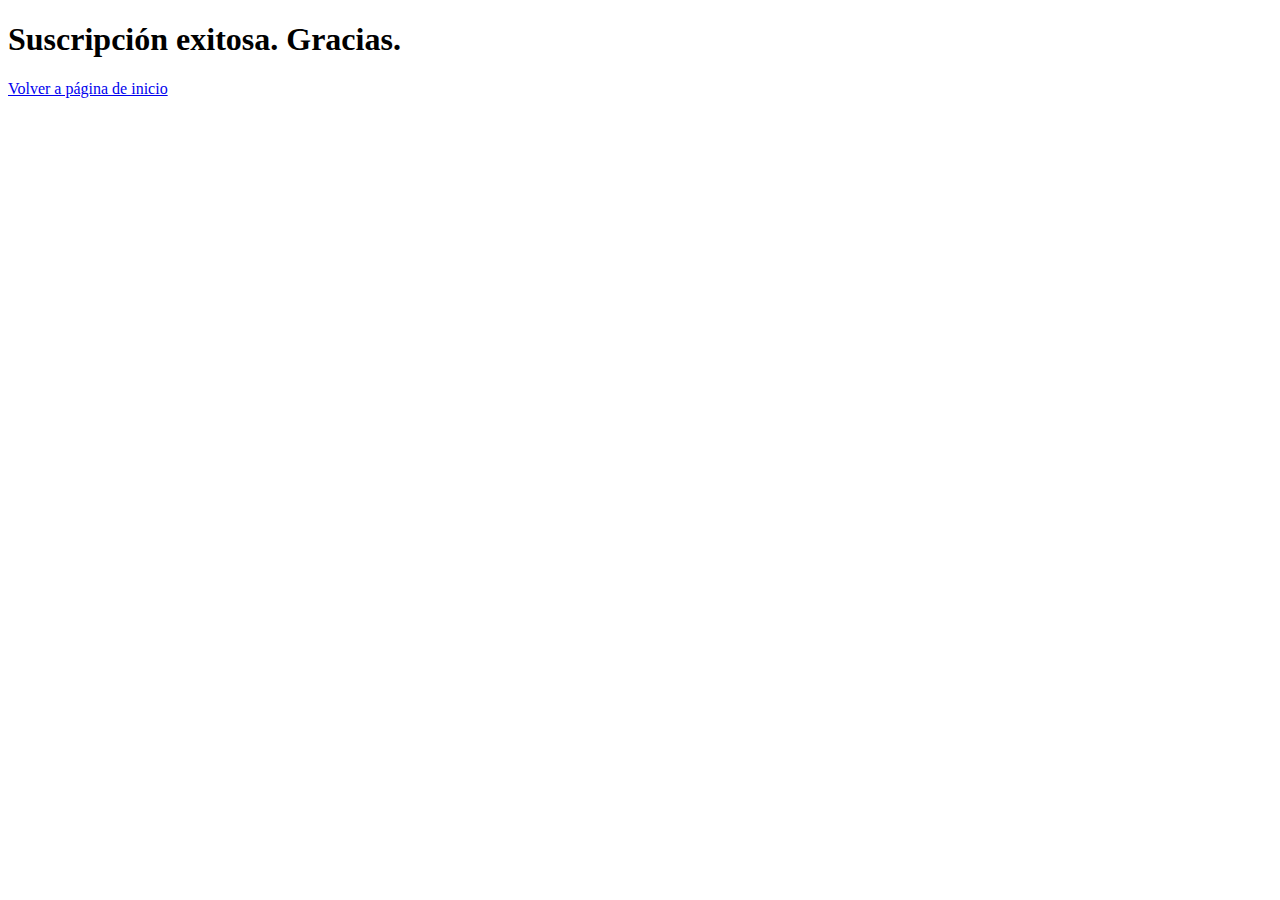
<file: gracias.html>
<!DOCTYPE html>
<html lang="en">
<head>
  <meta charset="UTF-8">
  <meta http-equiv="X-UA-Compatible" content="IE=edge">
  <meta name="viewport" content="width=device-width, initial-scale=1.0">
  <title>Gracias!</title>
</head>
<body>
  <h1>Suscripción exitosa. Gracias.</h1>

  <a href="./index.html">Volver a página de inicio</a>
</body>
</html>
</file>
<file: styles/style.css>
/* RESET STYLES */
/* http://meyerweb.com/eric/tools/css/reset/ - v2.0 | 20110126 - License: none (public domain)*/
html, body, div, span, applet, object, iframe, h1, h2, h3, h4, h5, h6, p, blockquote, pre, a, abbr, acronym, address, big, cite, code, del, dfn, em, img, ins, kbd, q, s, samp, small, strike, strong, sub, sup, tt, var, b, u, i, center, dl, dt, dd, ol, ul, li, fieldset, form, label, legend, table, caption, tbody, tfoot, thead, tr, th, td, article, aside, canvas, details, embed, figure, figcaption, footer, header, hgroup, menu, nav, output, ruby, section, summary, time, mark, audio, video, button {
  margin: 0;
  padding: 0;
  border: 0;
  font-size: 100%;
  font: inherit;
  vertical-align: baseline;
}

/* HTML5 display-role reset for older browsers */
article, aside, details, figcaption, figure, footer, header, hgroup, menu, nav, section {
  display: block;
}

body {
  line-height: 1;
}

ol, ul {
  list-style: none;
}

blockquote, q {
  quotes: none;
}

blockquote:before, blockquote:after, q:before, q:after {
  content: '';
  content: none;
}

table {
  border-collapse: collapse;
  border-spacing: 0;
}

/* ------------------------------------------------- */
/* ------------------------------------------------- */
.Rasslider {
  border: 1px solid brown;
  position: relative;
  width: 100vw;
}

.Rasslider__wrapper {
  scroll-behavior: smooth;
  -ms-overflow-style: none;
  scrollbar-width: none;
  background-position: center;
  background-size: cover;
  background-color: unset;
  background-repeat: no-repeat;
  border: 1px solid blue;
  display: -webkit-box;
  display: -ms-flexbox;
  display: flex;
  width: unset;
  -ms-scroll-snap-type: x mandatory;
      scroll-snap-type: x mandatory;
  overflow-x: scroll;
  overflow: hidden;
}

.Rasslider__wrapper::-webkit-scrollbar {
  display: none;
  overflow-y: hidden;
}

.Rasslider__wrapper__element {
  border: 1px solid greenyellow;
  margin: calc(100vw * (49 / 1366)) calc(100vw * (37 / 1366)) calc(100vw * (34 / 1366)) calc(100vw * (37 / 1366));
  min-width: 196px;
  width: calc(100vw * (196 / 1366));
  height: calc(100vw * (197 / 1366));
  scroll-snap-align: center;
}

.Rasslider__prevButton, .Rasslider__nextButton {
  border: 1px solid red;
  position: absolute;
  top: 50%;
  z-index: 100;
}

.Rasslider__prevButton:hover, .Rasslider__nextButton:hover {
  background-color: blue;
  cursor: pointer;
}

.Rasslider__prevButton {
  left: 0;
}

.Rasslider__nextButton {
  right: 0;
}

.Rasslider__paginator {
  border: 1px solid burlywood;
  display: -webkit-box;
  display: -ms-flexbox;
  display: flex;
  -webkit-box-pack: center;
      -ms-flex-pack: center;
          justify-content: center;
  -webkit-box-align: center;
      -ms-flex-align: center;
          align-items: center;
  width: -webkit-fit-content;
  width: -moz-fit-content;
  width: fit-content;
  margin: auto;
}

.Rasslider__paginator__circle {
  border-radius: 50%;
  margin: 0 calc(100vw * (8 / 1366));
  min-width: 8px;
  width: calc(100vw * (12 / 1366));
  min-height: 8px;
  height: calc(100vw * (12 / 1366));
  border: 1px solid;
}

.Rasslider__paginator__circle:hover {
  cursor: pointer;
}

/* ------------------------------------------------- */
/* ------------------------------------------------- */
@media screen and (max-width: 768px) {
  .Rasslider__wrapper {
    overflow: scroll;
  }
}

* {
  -webkit-box-sizing: border-box;
          box-sizing: border-box;
  cursor: default;
  scrollbar-width: none;
  /* Hide scrollbar for Chrome, Safari and Opera */
  /* Hide scrollbar for IE, Edge and Firefox */
  -ms-overflow-style: none;
  /* IE and Edge */
  scrollbar-width: none;
  /* Firefox */
}

*::-webkit-scrollbar {
  display: none;
}

body {
  overflow-x: hidden;
  background-color: #F4F4F4;
}

a {
  text-decoration: none;
  color: unset;
}

a:visited {
  color: unset;
}

.flexCtn {
  display: -webkit-box;
  display: -ms-flexbox;
  display: flex;
}

.displayNone {
  display: none;
}

.visibilityHidden {
  visibility: hidden;
}

.buttonJV {
  -webkit-box-orient: horizontal;
  -webkit-box-direction: normal;
      -ms-flex-flow: row nowrap;
          flex-flow: row nowrap;
  -webkit-box-pack: center;
      -ms-flex-pack: center;
          justify-content: center;
  -webkit-box-align: center;
      -ms-flex-align: center;
          align-items: center;
  border-radius: calc(100vw * (100 / 1366));
  width: calc(100vw * (180 / 1366));
  height: calc(100vw * (45 / 1366));
  color: #FFF;
  background-color: #D70021;
  cursor: pointer;
}

.buttonJV p {
  font: 700 calc(100vw * (15 / 1366))/calc(100vw * (18 / 1366)) "Lato", sans-serif;
  cursor: pointer;
}

.buttonJV:hover {
  background-color: #411016;
}

.coffee__product {
  -webkit-box-orient: vertical;
  -webkit-box-direction: normal;
      -ms-flex-flow: column nowrap;
          flex-flow: column nowrap;
  -webkit-box-pack: start;
      -ms-flex-pack: start;
          justify-content: flex-start;
  -webkit-box-align: center;
      -ms-flex-align: center;
          align-items: center;
  min-width: calc(100vw * (260 / 1366));
  height: auto;
}

.coffee__product__img {
  width: 100%;
  position: relative;
}

.coffee__product__img:hover .coffee__product__img__overlay {
  display: -webkit-box;
  display: -ms-flexbox;
  display: flex;
  cursor: pointer;
}

.coffee__product__img__overlay {
  display: none;
  position: absolute;
  bottom: 0;
  -webkit-box-orient: vertical;
  -webkit-box-direction: normal;
      -ms-flex-flow: column nowrap;
          flex-flow: column nowrap;
  -webkit-box-pack: end;
      -ms-flex-pack: end;
          justify-content: flex-end;
  -webkit-box-align: center;
      -ms-flex-align: center;
          align-items: center;
  width: 100%;
  height: 100%;
}

.coffee__product__img__overlay__button {
  border-bottom-left-radius: calc(100vw * (20 / 1366));
  border-bottom-right-radius: calc(100vw * (20 / 1366));
  width: 100%;
  height: calc(100vw * ( 41 /1366));
  -webkit-box-orient: horizontal;
  -webkit-box-direction: normal;
      -ms-flex-flow: row nowrap;
          flex-flow: row nowrap;
  -webkit-box-pack: center;
      -ms-flex-pack: center;
          justify-content: center;
  -webkit-box-align: center;
      -ms-flex-align: center;
          align-items: center;
  background-color: #78787880;
  cursor: pointer;
}

.coffee__product__img__overlay__button p {
  font: 700 calc(100vw * (16 / 1366))/calc(100vw * (18 / 1366)) "Lato", sans-serif;
  text-align: center;
  color: #FFF;
  cursor: pointer;
}

.coffee__product__img img {
  width: 100%;
  border-radius: calc(100vw * ( 20 / 1366));
  background-color: #FFF;
}

.coffee__product__img__fav {
  width: calc(100vw * (24 / 1366));
  height: calc(100vw * (22 / 1366));
  position: absolute;
  top: calc(100vw * (27.02 / 1366));
  right: calc(100vw * (24.3 / 1366));
  cursor: pointer;
}

.coffee__product__img__fav:hover path {
  stroke: #C5292C;
}

.coffee__product__img__discountMark {
  position: absolute;
  top: calc(100vw * ( 4 / 1366));
  -webkit-box-orient: horizontal;
  -webkit-box-direction: normal;
      -ms-flex-flow: row nowrap;
          flex-flow: row nowrap;
  -webkit-box-pack: center;
      -ms-flex-pack: center;
          justify-content: center;
  -webkit-box-align: center;
      -ms-flex-align: center;
          align-items: center;
  border-radius: calc(100vw * (13.5 / 1366));
  width: calc(100vw * (121 / 1366));
  height: calc(100vw * (27 / 1366));
  background-color: #C5292C;
  color: #FFF;
}

.coffee__product__img__discountMark p {
  font: 400 calc(100vw * (15 / 1366))/calc(100vw * (18 / 1366)) "Lato", sans-serif;
}

.coffee__product__img__discountMark p:last-child {
  display: none;
}

.coffee__product__name {
  padding-top: calc(100vw * (19 / 1366));
  font: 700 calc(100vw * (16 / 1366))/calc(100vw * (18 / 1366)) "Lato", sans-serif;
  color: #000000;
  text-align: center;
}

.coffee__product__category {
  padding-top: calc(100vw * (19 / 1366));
  font: 700 calc(100vw * (16 / 1366))/calc(100vw * (18 / 1366)) "Lato", sans-serif;
  color: #777777;
  text-align: center;
}

.coffee__product__price {
  -webkit-box-orient: horizontal;
  -webkit-box-direction: normal;
      -ms-flex-flow: row nowrap;
          flex-flow: row nowrap;
  -webkit-box-pack: center;
      -ms-flex-pack: center;
          justify-content: center;
  -webkit-box-align: center;
      -ms-flex-align: center;
          align-items: center;
  padding-top: calc(100vw * (10 / 1366));
  width: 100%;
}

.coffee__product__price__before {
  margin-right: calc(100vw * (15 / 1366));
  font: 400 calc(100vw * (14 / 1366))/calc(100vw * (15 / 1366)) "Lato", sans-serif;
  content: "$25.000";
  color: #BDBDBD;
  text-decoration: line-through;
}

.coffee__product__price__full {
  font: 700 calc(100vw * (20 / 1366))/calc(100vw * (20 / 1366)) "Lato", sans-serif;
  color: #000000;
}

.coffee__product__addButton {
  margin-top: calc(100vw * (18 / 1366));
}

.section__schowcase__title {
  font: 700 calc(100vw * (30 / 1366))/calc(100vw * (30 / 1366)) "Lato", sans-serif;
  text-align: center;
  height: -webkit-fit-content;
  height: -moz-fit-content;
  height: fit-content;
  overflow-y: hidden;
}

.slider_button {
  border: none;
  display: -webkit-box;
  display: -ms-flexbox;
  display: flex;
  -webkit-box-orient: horizontal;
  -webkit-box-direction: normal;
      -ms-flex-flow: row nowrap;
          flex-flow: row nowrap;
  -webkit-box-pack: center;
      -ms-flex-pack: center;
          justify-content: center;
  -webkit-box-align: center;
      -ms-flex-align: center;
          align-items: center;
  position: absolute;
  width: calc(100vw * (38 / 1366));
  height: calc(100vw * (38 / 1366));
  border-radius: 50%;
  -webkit-box-shadow: 0.3vw 0.2vw 0.8vw 0.3vw rgba(0, 0, 0, 0.2);
          box-shadow: 0.3vw 0.2vw 0.8vw 0.3vw rgba(0, 0, 0, 0.2);
  background-color: #F2F2F2;
}

.slider_button svg {
  width: calc(100vw * (10 / 1366));
  height: calc(100vw * (16 / 1366));
}

.slider_button:nth-of-type(1) {
  left: calc(100vw * (55 / 1366));
}

.slider_button:nth-of-type(3) {
  right: calc(100vw * (55 / 1366));
}

.slider_button:hover {
  background-color: #411016;
}

.slider_button:hover svg path {
  stroke: white;
}

@media screen and (max-width: 768px) {
  .buttonJV {
    border-radius: calc(100vw * (100 / 375));
    width: calc(100vw * (180 / 375));
    height: calc(100vw * (45 / 375));
  }
  .buttonJV p {
    font: 700 calc(100vw * (15 / 375))/normal "Lato", sans-serif;
    cursor: pointer;
  }
  .section__schowcase__title {
    font: 700 calc(100vw * (30 / 375))/normal "Lato", sans-serif;
    text-align: center;
    height: -webkit-fit-content;
    height: -moz-fit-content;
    height: fit-content;
    overflow-y: hidden;
  }
  .coffee__product {
    min-width: calc(100vw * (170 / 375));
  }
  .coffee__product__img__overlay {
    display: -webkit-box;
    display: -ms-flexbox;
    display: flex;
  }
  .coffee__product__img__overlay__button {
    border-bottom-left-radius: calc(100vw * (20 / 375));
    border-bottom-right-radius: calc(100vw * (20 / 375));
    width: 100%;
    height: calc(100vw * (25 /375));
  }
  .coffee__product__img__overlay__button p {
    font: 700 calc(100vw * (16 / 375))/normal "Lato", sans-serif;
  }
  .coffee__product__img img {
    border-radius: calc(100vw * (20 / 375));
    height: calc(100vw * (227 / 375));
  }
  .coffee__product__img__fav {
    width: calc(100vw * (24 / 375));
    height: calc(100vw * (22 / 375));
    top: calc(100vw * (12 / 375));
    right: calc(100vw * (9 / 375));
  }
  .coffee__product__img__discountMark {
    position: absolute;
    top: calc(100vw * (4 / 375));
    left: calc(100vw * (6 / 375));
    border-radius: calc(100vw * (13.5 / 375));
    width: calc(100vw * (50 / 375));
    height: calc(100vw * (18 / 375));
  }
  .coffee__product__img__discountMark p {
    font: 400 calc(100vw * (15 / 375))/calc(100vw * (18 / 1366)) "Lato", sans-serif;
  }
  .coffee__product__img__discountMark p:first-child {
    display: none;
  }
  .coffee__product__img__discountMark p:last-child {
    display: block;
  }
  .coffee__product__name {
    padding-top: calc(100vw * (2 / 375));
    font: 700 calc(100vw * (16 / 375))/normal "Lato", sans-serif;
  }
  .coffee__product__category {
    padding-top: calc(100vw * (1 / 375));
    font: 400 calc(100vw * (16 / 375))/normal "Lato", sans-serif;
  }
  .coffee__product__price {
    -webkit-box-orient: vertical;
    -webkit-box-direction: normal;
        -ms-flex-flow: column nowrap;
            flex-flow: column nowrap;
    -webkit-box-pack: center;
        -ms-flex-pack: center;
            justify-content: center;
    -webkit-box-align: center;
        -ms-flex-align: center;
            align-items: center;
    padding-top: calc(100vw * (10 / 375));
  }
  .coffee__product__price__before {
    font: 400 calc(100vw * (14 / 375))/normal "Lato", sans-serif;
  }
  .coffee__product__price__full {
    font: 700 calc(100vw * (20 / 375))/normal "Lato", sans-serif;
  }
  .coffee__product__addButton {
    margin-top: calc(100vw * (15 / 375));
    width: calc(100vw * (170 / 375));
    height: calc(100vw * (45 / 375));
  }
  .slider_button {
    opacity: 0.5;
    width: calc(100vw * (38 / 375));
    height: calc(100vw * (38 / 375));
    border-radius: 50%;
    -webkit-box-shadow: 0.3vw 0.2vw 0.8vw 0.3vw rgba(0, 0, 0, 0.2);
            box-shadow: 0.3vw 0.2vw 0.8vw 0.3vw rgba(0, 0, 0, 0.2);
    background-color: #F2F2F2;
  }
  .slider_button svg {
    width: calc(100vw * (10 / 375));
    height: calc(100vw * (16 / 375));
  }
  .slider_button:nth-of-type(1) {
    left: calc(100vw * (10 / 375));
  }
  .slider_button:nth-of-type(3) {
    right: calc(100vw * (10 / 375));
  }
  .slider_button:hover {
    background-color: #411016;
  }
  .slider_button:hover svg path {
    stroke: white;
  }
}

header {
  width: 100vw;
  position: fixed;
  z-index: 900;
  background-color: #F4F4F4;
}

main {
  overflow-x: hidden;
  width: 100vw;
  position: relative;
  top: calc(100vw * (177 / 1366));
}

@media screen and (max-width: 768px) {
  main {
    top: calc(100vw * (200 / 375));
  }
}

footer {
  border-top-left-radius: calc(100vw * (25 / 1366));
  border-top-right-radius: calc(100vw * (25 / 1366));
  overflow-x: hidden;
  width: 100vw;
  background-color: #E5E5E5;
  position: relative;
  top: calc(100vw * (177 / 1366));
}

@media screen and (max-width: 768px) {
  footer {
    border-top-left-radius: calc(100vw * (25 / 375));
    border-top-right-radius: calc(100vw * (25 / 375));
    top: calc(100vw * (200 / 375));
  }
}

.header__topBanner {
  width: 100vw;
  height: calc(100vw * (40.55 / 1366));
  background-color: #411016;
  padding: calc(100vw * (11 / 1366)) 0;
}

.header__topBanner p {
  font: 400 calc(100vw * (15 / 1366))/calc(100vw * (18 / 1366)) "Lato", sans-serif;
  color: #F4F4F4;
  text-align: center;
  vertical-align: middle;
}

@media screen and (max-width: 768px) {
  .header__topBanner {
    height: calc(100vw * (40 / 375));
    padding: calc(100vw * (11 / 375)) 0;
  }
  .header__topBanner p {
    font: 400 calc(100vw * (15 / 375))/normal "Lato", sans-serif;
  }
}

.header__logo {
  position: absolute;
  left: calc(100vw * (122 / 1366));
  width: calc(100vw * (130 / 1366));
  height: calc(100vw * (156 / 1366));
  z-index: 100;
}

@media screen and (max-width: 768px) {
  .header__logo {
    display: none;
  }
}

.header__userNav {
  -webkit-box-orient: horizontal;
  -webkit-box-direction: normal;
      -ms-flex-flow: row nowrap;
          flex-flow: row nowrap;
  -webkit-box-pack: start;
      -ms-flex-pack: start;
          justify-content: flex-start;
  -webkit-box-align: center;
      -ms-flex-align: center;
          align-items: center;
  position: relative;
  width: 100vw;
  height: calc(100vw * (90 / 1366));
}

.header__mobileNav {
  display: none;
}

.header__userSearch {
  margin-left: calc(100vw * (449 / 1366));
  padding-left: calc(100vw * (8 / 1366));
  width: calc(100vw * (514 / 1366));
  height: calc(100vw * (40 / 1366));
  border-radius: calc(100vw * (20 / 1366));
  background-color: #FFF;
}

.header__userSearch__button {
  -webkit-box-orient: horizontal;
  -webkit-box-direction: normal;
      -ms-flex-flow: row nowrap;
          flex-flow: row nowrap;
  -webkit-box-pack: center;
      -ms-flex-pack: center;
          justify-content: center;
  -webkit-box-align: center;
      -ms-flex-align: center;
          align-items: center;
  width: calc(100vw * (40 / 1366));
  height: 100%;
  padding-right: calc(100vw * (5 / 1336));
}

.header__userSearch__button .header__userSearch-svg {
  width: calc(100vw * (18 / 1366));
  height: calc(100vw * (18 / 1366));
}

.header__userSearch__button .header__userSearch-svg use {
  fill: #411016;
}

.header__userSearch__button:hover {
  cursor: pointer;
}

.header__userSearch__button:hover .header__userSearch-svg use {
  fill: #C5292C;
}

.header__userSearch__textInput {
  font: 400 calc(100vw * (15 / 1366))/calc(100vw * (18 / 1366)) "Lato", sans-serif;
  padding: 0;
  border: none;
  height: 100%;
  width: 100%;
  background-color: unset;
}

.header__userSearch__textInput:focus {
  outline: none;
}

.header__userSearch__textInput:hover {
  cursor: text;
}

.header__userLinks-ctn {
  -webkit-box-orient: horizontal;
  -webkit-box-direction: normal;
      -ms-flex-flow: row nowrap;
          flex-flow: row nowrap;
  -webkit-box-pack: justify;
      -ms-flex-pack: justify;
          justify-content: space-between;
  -webkit-box-align: center;
      -ms-flex-align: center;
          align-items: center;
  margin-left: calc(100vw * (111.55 / 1366));
  margin-right: calc(100vw * (108 / 1366));
  -webkit-box-flex: 1;
      -ms-flex-positive: 1;
          flex-grow: 1;
}

.header__userLinks-ctn .header_userLink {
  -webkit-box-orient: horizontal;
  -webkit-box-direction: normal;
      -ms-flex-flow: row nowrap;
          flex-flow: row nowrap;
  -webkit-box-pack: center;
      -ms-flex-pack: center;
          justify-content: center;
  -webkit-box-align: center;
      -ms-flex-align: center;
          align-items: center;
  width: calc(100vw * (26 / 1366));
  height: calc(100vw * (26 / 1366));
}

.header__userLinks-ctn .header_userLink:hover svg {
  cursor: pointer;
}

.header__userLinks-ctn .header_userLink:hover svg path {
  stroke: #C5292C;
  cursor: pointer;
}

.header__userLinks-ctn .header_userLink svg {
  width: 100%;
  height: 100%;
}

.header__userLinks-ctn .header_userLink__cartLink {
  width: calc(100vw * (32 / 1366));
  height: calc(100vw * (32 / 1366));
}

@media screen and (max-width: 768px) {
  .header__userNav {
    height: unset;
    -webkit-box-orient: horizontal;
    -webkit-box-direction: normal;
        -ms-flex-flow: row nowrap;
            flex-flow: row nowrap;
    -webkit-box-pack: center;
        -ms-flex-pack: center;
            justify-content: center;
    -webkit-box-align: center;
        -ms-flex-align: center;
            align-items: center;
  }
  .header__userNav .header__userSearch {
    margin: 0;
    margin-top: calc(100vw * (10 / 375));
    margin-bottom: calc(100vw * (16 / 375));
    padding: 0;
    width: calc(100vw * (327 / 375));
    height: calc(100vw * (40 / 375));
    border-radius: calc(100vw * (20 / 375));
  }
  .header__userNav .header__userSearch__button {
    -webkit-box-orient: horizontal;
    -webkit-box-direction: normal;
        -ms-flex-flow: row nowrap;
            flex-flow: row nowrap;
    -webkit-box-pack: center;
        -ms-flex-pack: center;
            justify-content: center;
    -webkit-box-align: center;
        -ms-flex-align: center;
            align-items: center;
    width: calc(100vw * (35 / 375));
    height: 100%;
    margin-left: calc(100vw * (10 / 375));
    padding-left: calc(100vw * (10 / 375));
    padding-right: calc(100vw * (5 / 375));
  }
  .header__userNav .header__userSearch__button .header__userSearch-svg {
    width: calc(100vw * (18 / 375));
    height: calc(100vw * (18 / 375));
  }
  .header__userNav .header__userSearch__textInput {
    font: 400 calc(100vw * (15 / 375))/normal "Lato", sans-serif;
  }
  .header__userNav .header__userLinks-ctn {
    display: none;
  }
  .header__mobileNav {
    display: -webkit-box;
    display: -ms-flexbox;
    display: flex;
    position: relative;
    padding-top: calc(100vw * (34 / 375));
    padding-bottom: calc(100vw * (34 / 375));
    border-bottom: 1px solid #BDBDBD;
    -webkit-box-orient: horizontal;
    -webkit-box-direction: normal;
        -ms-flex-flow: row nowrap;
            flex-flow: row nowrap;
    -ms-flex-pack: distribute;
        justify-content: space-around;
    -webkit-box-align: center;
        -ms-flex-align: center;
            align-items: center;
  }
  .header__mobileNav__hamburger {
    width: calc(100vw * (25 / 375));
    height: calc(100vw * (25 / 375));
    background-image: url(../assets/svg/iconos_SVGs/menu_SVGs/menu-init.svg);
    background-position: top;
    background-repeat: no-repeat;
    background-size: contain;
  }
  .header__mobileNav__logo {
    width: calc(100vw * (152 / 375));
    height: calc(100vw * (24 / 375));
  }
  .header__mobileNav__shoppingCart {
    width: calc(100vw * (25 / 375));
    height: calc(100vw * (25 / 375));
    background-image: url(../assets/svg/iconos_SVGs/carrito_SVGs/carrito-init.svg);
    background-position: top;
    background-repeat: no-repeat;
    background-size: contain;
  }
  .header__mobileNav__menu {
    position: absolute;
    left: -100vw;
    z-index: 1000;
    top: -40px;
    width: 100vw;
    height: 110vh;
    background-color: #00000090;
    -webkit-transition: left 0.5s ease-in;
    transition: left 0.5s ease-in;
  }
  .header__mobileNav__menu__links {
    z-index: 1001;
    position: relative;
    -webkit-box-orient: vertical;
    -webkit-box-direction: normal;
        -ms-flex-flow: column nowrap;
            flex-flow: column nowrap;
    -webkit-box-pack: start;
        -ms-flex-pack: start;
            justify-content: flex-start;
    -webkit-box-align: start;
        -ms-flex-align: start;
            align-items: flex-start;
    background-color: #F4F4F4;
    width: calc(100vw * (303 / 375));
    height: 110vh;
    padding: calc(100vw * (50 / 375));
    padding-top: calc(100vw * (90 / 375));
  }
  .header__mobileNav__menu__links__close {
    position: absolute;
    top: calc(100vw * (10 / 375));
    left: calc(100vw * (10 / 375));
    width: calc(100vw * (25 / 375));
    height: calc(100vw * (25 / 375));
    background-image: url(../assets/svg/iconos_SVGs/menu_SVGs/cerrar-init.svg);
    background-position: top;
    background-repeat: no-repeat;
    background-size: contain;
  }
  .header__mobileNav__menu__links__logo {
    position: absolute;
    top: calc(100vw * (40 / 375));
    -ms-flex-item-align: center;
        -ms-grid-row-align: center;
        align-self: center;
  }
  .header__mobileNav__menu__links a {
    width: 80%;
    font: 400 calc(100vw * (16 / 375))/normal "Lato", sans-serif;
    margin-bottom: calc(100vw * (40 / 375));
    border-bottom: 2px solid black;
  }
  .header__mobileNav__menu__links a:nth-of-type(1)::after, .header__mobileNav__menu__links a:nth-of-type(2)::after {
    position: absolute;
    left: calc(20vw * (100 / 375));
    display: inline-block;
    content: " ";
    background-size: contain;
    background-position: center;
    background-repeat: no-repeat;
    width: calc(100vw * (20 / 375));
    height: calc(100vw * (20 / 375));
  }
  .header__mobileNav__menu__links a:nth-of-type(1)::after {
    background-image: url(../assets/svg/iconos_SVGs/cuenta_SVGs/cuenta-init.svg);
  }
  .header__mobileNav__menu__links a:nth-of-type(2)::after {
    background-image: url(../assets/svg/iconos_SVGs/favoritos_SVGs/favoritos-init.svg);
  }
  .header__mobileNav .hamburgerIn {
    left: 0;
  }
}

.header__siteNav {
  -webkit-box-orient: horizontal;
  -webkit-box-direction: normal;
      -ms-flex-flow: row nowrap;
          flex-flow: row nowrap;
  -webkit-box-pack: center;
      -ms-flex-pack: center;
          justify-content: center;
  -webkit-box-align: center;
      -ms-flex-align: center;
          align-items: center;
  height: calc(100vw * (47 / 1366));
  overflow: visible;
}

.header__siteNav__siteLinks {
  -webkit-box-orient: horizontal;
  -webkit-box-direction: normal;
      -ms-flex-flow: row nowrap;
          flex-flow: row nowrap;
  -webkit-box-pack: justify;
      -ms-flex-pack: justify;
          justify-content: space-between;
  -webkit-box-align: center;
      -ms-flex-align: center;
          align-items: center;
  font: 700 calc(100vw * (15 / 1366))/calc(100vw * (18 / 1366)) "Lato", sans-serif;
  width: 100vw;
  margin-left: calc(100vw * (370 / 1366));
  margin-right: calc(100vw * (370 / 1366));
  color: #411016;
}

.header__siteNav__siteLinks__dropDown {
  position: relative;
  overflow: unset;
}

.header__siteNav__siteLinks__dropDown:hover {
  cursor: pointer;
}

.header__siteNav__siteLinks__dropDown:hover .header__siteNav__siteLinks__dropDown__productsMenu {
  display: -webkit-box;
  display: -ms-flexbox;
  display: flex;
}

.header__siteNav__siteLinks__dropDown__productsMenu {
  display: none;
  -webkit-box-orient: vertical;
  -webkit-box-direction: normal;
      -ms-flex-flow: column nowrap;
          flex-flow: column nowrap;
  -webkit-box-pack: start;
      -ms-flex-pack: start;
          justify-content: flex-start;
  -webkit-box-align: start;
      -ms-flex-align: start;
          align-items: flex-start;
  font: 400 calc(100vw * (14 / 1366))/calc(100vw * (14 / 1366)) "Lato", sans-serif;
  position: absolute;
  top: calc(100vw * (18 / 1366));
  left: calc(100vw * (-38 / 1366));
  padding: calc(100vw * (28/ 1366)) 0;
  padding-right: calc(100vw * (69 / 1366));
  padding-left: calc(100vw * (40 / 1366));
  width: calc(100vw * (268 / 1366));
  z-index: 99;
  color: #411016;
  background-color: #F4F4F4;
}

.header__siteNav__siteLinks__dropDown__productsMenu a {
  border-bottom: calc(100vw * (3 / 1366)) solid #F4F4F4;
  width: calc(100vw * (159 / 1366));
  margin-bottom: calc(100vw * (22 / 1366));
}

.header__siteNav__siteLinks__dropDown__productsMenu a:last-child {
  margin: unset;
}

.header__siteNav__siteLinks__dropDown__productsMenu a:hover {
  color: #C5292C;
  border-color: #C5292C;
  cursor: pointer;
}

.header__siteNav__siteLinks li a:hover {
  color: #C5292C;
  cursor: pointer;
}

@media screen and (max-width: 768px) {
  .header__siteNav {
    display: none;
  }
}

.section__mainBanner {
  width: 100vw;
}

.section__mainBanner__slider {
  border: none;
  position: relative;
  width: 100vw;
  height: auto;
}

.section__mainBanner__slider__paginator {
  border: none;
  position: absolute;
  bottom: calc(100vw * (14 / 1366));
  left: calc(100vw * (657 / 1366));
}

.section__mainBanner__slider__paginator__circle {
  border: 1px solid #FFF;
}

.section__mainBanner__slider__paginator__circle__active {
  border: 1px solid #C5292C;
  background-color: #C5292C;
}

.section__mainBanner__slider__wrapper {
  height: auto;
  border: none;
  width: 100vw;
  height: -webkit-fit-content;
  height: -moz-fit-content;
  height: fit-content;
}

.section__mainBanner__slider__wrapper__slide {
  height: auto;
  border: none;
  position: relative;
  margin: unset;
  min-width: 100vw;
  height: calc(100vw * (410 / 1366));
}

.section__mainBanner__slider__wrapper__slide:nth-of-type(1) .section__mainBanner__slider__wrapper__slide__img {
  width: 100vw;
}

.section__mainBanner__slider__wrapper__slide:nth-of-type(1) .section__mainBanner__slider__wrapper__slide__img:nth-of-type(2) {
  display: none;
}

.section__mainBanner__slider__wrapper__slide:nth-of-type(1) .section__mainBanner__slider__wrapper__slide__colombia {
  position: absolute;
  top: calc(100vw * (82 / 1366));
  left: calc(100vw * (163 / 1366));
  width: calc(100vw * (286 / 1366));
  height: calc(100vw * (85 / 1366));
}

.section__mainBanner__slider__wrapper__slide:nth-of-type(1) .section__mainBanner__slider__wrapper__slide__disfrutaSu {
  position: absolute;
  top: calc(100vw * (174 / 1366));
  left: calc(100vw * (163 / 1366));
  width: calc(100vw * (402 / 1366));
  height: calc(100vw * (55 / 1366));
}

.section__mainBanner__slider__wrapper__slide:nth-of-type(1) .section__mainBanner__slider__wrapper__slide__button {
  position: absolute;
  top: calc(100vw * (296 / 1366));
  left: calc(100vw * (163 / 1366));
}

.section__mainBanner__slider__wrapper__slide:nth-of-type(2) .section__mainBanner__slider__wrapper__slide__img {
  width: 100vw;
}

.section__mainBanner__slider__wrapper__slide:nth-of-type(2) .section__mainBanner__slider__wrapper__slide__button {
  position: absolute;
  bottom: calc(100vw * (10 / 1366));
  left: calc(100vw * (120 / 1366));
}

.section__mainBanner__slider__wrapper__slide:nth-of-type(3) .section__mainBanner__slider__wrapper__slide__img {
  width: 100vw;
}

.section__mainBanner__slider__wrapper__slide:nth-of-type(3) .section__mainBanner__slider__wrapper__slide__colombia {
  position: absolute;
  top: calc(100vw * (82 / 1366));
  left: calc(100vw * (163 / 1366));
  width: calc(100vw * (286 / 1366));
  height: calc(100vw * (85 / 1366));
}

.section__mainBanner__slider__wrapper__slide:nth-of-type(3) .section__mainBanner__slider__wrapper__slide__disfrutaSu {
  position: absolute;
  top: calc(100vw * (174 / 1366));
  left: calc(100vw * (163 / 1366));
  width: calc(100vw * (402 / 1366));
  height: calc(100vw * (55 / 1366));
}

.section__mainBanner__slider__wrapper__slide:nth-of-type(3) .section__mainBanner__slider__wrapper__slide__button {
  position: absolute;
  top: calc(100vw * (296 / 1366));
  left: calc(100vw * (163 / 1366));
}

@media screen and (max-width: 768px) {
  .section__mainBanner__slider__paginator {
    display: none;
  }
  .section__mainBanner__slider__wrapper__slide {
    min-width: 100vw;
    height: calc(100vw * (431 / 375));
  }
  .section__mainBanner__slider__wrapper__slide:nth-of-type(1) .section__mainBanner__slider__wrapper__slide__img, .section__mainBanner__slider__wrapper__slide:nth-of-type(2) .section__mainBanner__slider__wrapper__slide__img, .section__mainBanner__slider__wrapper__slide:nth-of-type(3) .section__mainBanner__slider__wrapper__slide__img {
    width: 100vw;
  }
  .section__mainBanner__slider__wrapper__slide:nth-of-type(1) .section__mainBanner__slider__wrapper__slide__img:nth-of-type(1), .section__mainBanner__slider__wrapper__slide:nth-of-type(2) .section__mainBanner__slider__wrapper__slide__img:nth-of-type(1), .section__mainBanner__slider__wrapper__slide:nth-of-type(3) .section__mainBanner__slider__wrapper__slide__img:nth-of-type(1) {
    display: none;
  }
  .section__mainBanner__slider__wrapper__slide:nth-of-type(1) .section__mainBanner__slider__wrapper__slide__img:nth-of-type(2), .section__mainBanner__slider__wrapper__slide:nth-of-type(2) .section__mainBanner__slider__wrapper__slide__img:nth-of-type(2), .section__mainBanner__slider__wrapper__slide:nth-of-type(3) .section__mainBanner__slider__wrapper__slide__img:nth-of-type(2) {
    display: block;
  }
  .section__mainBanner__slider__wrapper__slide:nth-of-type(1) .section__mainBanner__slider__wrapper__slide__colombia, .section__mainBanner__slider__wrapper__slide:nth-of-type(2) .section__mainBanner__slider__wrapper__slide__colombia, .section__mainBanner__slider__wrapper__slide:nth-of-type(3) .section__mainBanner__slider__wrapper__slide__colombia {
    position: absolute;
    top: calc(100vw * (33 / 375));
    left: calc(100vw * (24 / 375));
    width: calc(100vw * (160 / 375));
    height: calc(100vw * (35 / 375));
  }
  .section__mainBanner__slider__wrapper__slide:nth-of-type(1) .section__mainBanner__slider__wrapper__slide__disfrutaSu, .section__mainBanner__slider__wrapper__slide:nth-of-type(2) .section__mainBanner__slider__wrapper__slide__disfrutaSu, .section__mainBanner__slider__wrapper__slide:nth-of-type(3) .section__mainBanner__slider__wrapper__slide__disfrutaSu {
    position: absolute;
    top: calc(100vw * (78.5 / 375));
    left: calc(100vw * (24 / 375));
    width: calc(100vw * (201 / 375));
    height: calc(100vw * (27 / 375));
  }
  .section__mainBanner__slider__wrapper__slide:nth-of-type(1) .section__mainBanner__slider__wrapper__slide__button, .section__mainBanner__slider__wrapper__slide:nth-of-type(2) .section__mainBanner__slider__wrapper__slide__button, .section__mainBanner__slider__wrapper__slide:nth-of-type(3) .section__mainBanner__slider__wrapper__slide__button {
    position: absolute;
    top: calc(100vw * (296 / 375));
    left: calc(100vw * (163 / 375));
  }
  .section__mainBanner__slider__wrapper__slide:nth-of-type(1) .section__mainBanner__slider__wrapper__slide__button, .section__mainBanner__slider__wrapper__slide:nth-of-type(2) .section__mainBanner__slider__wrapper__slide__button, .section__mainBanner__slider__wrapper__slide:nth-of-type(3) .section__mainBanner__slider__wrapper__slide__button {
    position: absolute;
    top: calc(100vw * (353 / 375));
    left: calc(100vw * (98 / 375));
  }
}

.section__showcasePromo {
  width: 100vw;
  -webkit-box-orient: horizontal;
  -webkit-box-direction: normal;
      -ms-flex-flow: row nowrap;
          flex-flow: row nowrap;
  -webkit-box-pack: center;
      -ms-flex-pack: center;
          justify-content: center;
  -webkit-box-align: center;
      -ms-flex-align: center;
          align-items: center;
  padding: calc(100vw * (40.49 / 1366)) 0 calc(100vw * (56 / 1366));
}

.section__showcasePromo__slider {
  border: none;
  width: 100vw;
}

.section__showcasePromo__slider__paginator {
  display: none;
}

.section__showcasePromo__slider .slider_button {
  display: none;
}

.section__showcasePromo__slider__wrapper {
  border: none;
  -webkit-box-orient: horizontal;
  -webkit-box-direction: normal;
      -ms-flex-flow: row nowrap;
          flex-flow: row nowrap;
  -webkit-box-pack: center;
      -ms-flex-pack: center;
          justify-content: center;
  -webkit-box-align: center;
      -ms-flex-align: center;
          align-items: center;
  width: 100vw;
  padding: calc(100vw * (15 / 1366)) 0;
}

.section__showcasePromo__slider__wrapper__product {
  margin: unset;
  min-width: unset;
  width: -webkit-fit-content;
  width: -moz-fit-content;
  width: fit-content;
  height: -webkit-fit-content;
  height: -moz-fit-content;
  height: fit-content;
  border: none;
}

.section__showcasePromo__slider__wrapper__product:nth-of-type(1) .section__showcasePromo__product__letters {
  position: absolute;
  top: calc(100vw * (37 / 1366));
  right: calc(100vw * (39 / 1366));
  width: calc(100vw * (195 / 1366));
  height: calc(100vw * (123 / 1366));
}

.section__showcasePromo__slider__wrapper__product:nth-of-type(2) .section__showcasePromo__product__letters {
  position: absolute;
  top: calc(100vw * (36 / 1366));
  left: calc(100vw * (32 / 1366));
  width: calc(100vw * (160 / 1366));
  height: calc(100vw * (40 / 1366));
}

.section__showcasePromo__slider__wrapper__product:nth-of-type(2) .section__showcasePromo__product__letters2 {
  position: absolute;
  top: calc(100vw * (80.38 / 1366));
  left: calc(100vw * (32 / 1366));
  width: calc(100vw * (163 / 1366));
  height: calc(100vw * (27 / 1366));
  background-color: white;
}

.section__showcasePromo__slider__wrapper__product:nth-of-type(3) .section__showcasePromo__product__letters {
  position: absolute;
  top: calc(100vw * (177 / 1366));
  left: calc(100vw * (14 / 1366));
  width: calc(100vw * (156 / 1366));
  height: calc(100vw * (42 / 1366));
}

.section__showcasePromo__slider__wrapper__product:nth-of-type(3) .section__showcasePromo__product__letters2 {
  position: absolute;
  top: calc(100vw * (225 / 1366));
  left: calc(100vw * (14 / 1366));
  width: calc(100vw * (235 / 1366));
  height: calc(100vw * (28 / 1366));
  background-color: white;
}

.section__showcasePromo__product {
  overflow: hidden;
  position: relative;
  border-radius: 5%;
  -webkit-box-shadow: 0.3vw 0.2vw 0.8vw 0.3vw rgba(0, 0, 0, 0.2);
          box-shadow: 0.3vw 0.2vw 0.8vw 0.3vw rgba(0, 0, 0, 0.2);
  margin: 0 calc(100vw * (19 / 1366));
  width: calc(100vw * (333 / 1366));
  height: calc(100vw * (418 / 1366));
}

.section__showcasePromo__product__banner {
  width: 100%;
}

.section__showcasePromo__product__overlay {
  display: none;
  position: absolute;
  top: 0;
  -webkit-box-orient: horizontal;
  -webkit-box-direction: normal;
      -ms-flex-flow: row nowrap;
          flex-flow: row nowrap;
  -webkit-box-pack: center;
      -ms-flex-pack: center;
          justify-content: center;
  -webkit-box-align: end;
      -ms-flex-align: end;
          align-items: flex-end;
  width: 100%;
  height: 100%;
  padding-bottom: calc(100vw * (23.17 / 1366));
}

.section__showcasePromo__product:hover .section__showcasePromo__product__overlay {
  display: -webkit-box;
  display: -ms-flexbox;
  display: flex;
  background-color: rgba(0, 0, 0, 0.2);
}

@media screen and (max-width: 768px) {
  .section__showcasePromo__slider .slider_button {
    display: -webkit-box;
    display: -ms-flexbox;
    display: flex;
  }
  .section__showcasePromo__slider__wrapper {
    -webkit-box-orient: horizontal;
    -webkit-box-direction: normal;
        -ms-flex-flow: row nowrap;
            flex-flow: row nowrap;
    -webkit-box-pack: start;
        -ms-flex-pack: start;
            justify-content: flex-start;
    -webkit-box-align: center;
        -ms-flex-align: center;
            align-items: center;
  }
  .section__showcasePromo__slider__wrapper__product:nth-of-type(1) .section__showcasePromo__product__letters {
    top: calc(100vw * (24 / 375));
    right: calc(100vw * (25 / 375));
    width: calc(100vw * (126 / 375));
    height: calc(100vw * (79 / 375));
  }
  .section__showcasePromo__slider__wrapper__product:nth-of-type(2) .section__showcasePromo__product__letters {
    top: calc(100vw * (23 / 375));
    left: calc(100vw * (20 / 375));
    width: calc(100vw * (125 / 375));
    height: calc(100vw * (34 / 375));
  }
  .section__showcasePromo__slider__wrapper__product:nth-of-type(2) .section__showcasePromo__product__letters2 {
    top: calc(100vw * (60 / 375));
    left: calc(100vw * (20 / 375));
    width: calc(100vw * (106 / 375));
    height: calc(100vw * (18 / 375));
    background-color: none;
  }
  .section__showcasePromo__slider__wrapper__product:nth-of-type(3) .section__showcasePromo__product__letters {
    position: absolute;
    top: calc(100vw * (116 / 375));
    left: calc(100vw * (10 / 375));
    width: calc(100vw * (125 / 375));
    height: calc(100vw * (34 / 375));
  }
  .section__showcasePromo__slider__wrapper__product:nth-of-type(3) .section__showcasePromo__product__letters2 {
    position: absolute;
    top: calc(100vw * (149 / 375));
    left: calc(100vw * (10 / 375));
    width: calc(100vw * (151 / 375));
    height: calc(100vw * (18 / 375));
  }
  .section__showcasePromo__product {
    border-radius: 5%;
    margin: 0 calc(100vw * (19 / 375));
    width: calc(100vw * (213 / 375));
    height: calc(100vw * (267 / 375));
  }
}

.section__showcaseCategories {
  width: 100vw;
  padding-bottom: calc(100vw * (37 / 1366));
}

.section__showcaseCategories__slider {
  border: none;
  width: 100vw;
  margin: 0;
}

.section__showcaseCategories__slider__paginator {
  border: none;
}

.section__showcaseCategories__slider__paginator__circle__active {
  border: 1px solid #C5292C;
  background-color: #C5292C;
}

.section__showcaseCategories__slider__wrapper {
  border: none;
  margin-left: calc(100vw * (118 / 1366));
  margin-right: calc(100vw * (118 / 1366));
  width: unset;
  -webkit-box-orient: horizontal;
  -webkit-box-direction: normal;
      -ms-flex-flow: row nowrap;
          flex-flow: row nowrap;
  -webkit-box-pack: justify;
      -ms-flex-pack: justify;
          justify-content: space-between;
  -webkit-box-align: center;
      -ms-flex-align: center;
          align-items: center;
}

.section__showcaseCategories__slider__wrapper__product {
  position: relative;
  border: none;
  border-radius: 5%;
  -webkit-box-shadow: 0.3vw 0.2vw 0.8vw 0.3vw rgba(0, 0, 0, 0.2);
          box-shadow: 0.3vw 0.2vw 0.8vw 0.3vw rgba(0, 0, 0, 0.2);
  -webkit-box-orient: vertical;
  -webkit-box-direction: normal;
      -ms-flex-flow: column nowrap;
          flex-flow: column nowrap;
  -webkit-box-pack: start;
      -ms-flex-pack: start;
          justify-content: flex-start;
  -webkit-box-align: center;
      -ms-flex-align: center;
          align-items: center;
  margin: calc(100vw * (49 / 1366)) calc(100vw * (37 / 1366)) calc(100vw * (34 / 1366)) calc(100vw * (37 / 1366));
  min-width: calc(100vw * (196 / 1366));
  min-height: calc(100vw * (197 / 1366));
  background-color: #FFF;
  scroll-snap-align: center;
}

.section__showcaseCategories__slider__wrapper__product img {
  width: calc(100vw * (106 / 1366));
  height: calc(100vw * (148 / 1366));
}

.section__showcaseCategories__slider__wrapper__product__name {
  position: absolute;
  font: 400 calc(100vw * (20 / 1366))/calc(100vw * (20 / 1366)) "DM Sans", sans-serif;
  bottom: calc(100vw * (15 / 1366));
}

.section__showcaseCategories__slider__wrapper__product:nth-of-type(3) img {
  width: calc(100vw * (128 / 1366));
  height: calc(100vw * (162 / 1366));
}

.section__showcaseCategories__slider__wrapper__product:nth-of-type(4) img {
  width: calc(100vw * (169 / 1366));
  height: calc(100vw * (197 / 1366));
}

.section__showcaseCategories__slider__wrapper__product:nth-of-type(5) img {
  padding-top: 17px;
  width: calc(100vw * (144 / 1366));
  height: calc(100vw * (157 / 1366));
}

@media screen and (max-width: 768px) {
  .section__showcaseCategories__slider__paginator {
    display: none;
  }
  .section__showcaseCategories__slider__wrapper {
    margin: 0;
  }
  .section__showcaseCategories__slider__wrapper__product {
    min-width: calc(100vw * (196 / 375));
    min-height: calc(100vw * (197 / 375));
    margin: calc(100vw * (31 / 375)) calc(100vw * (16 / 375)) calc(100vw * (31 / 375));
  }
  .section__showcaseCategories__slider__wrapper__product img {
    width: calc(100vw * (106 / 375));
    height: calc(100vw * (148 / 375));
  }
  .section__showcaseCategories__slider__wrapper__product__name {
    position: absolute;
    font: 400 calc(100vw * (20 / 375))/normal "DM Sans", sans-serif;
    bottom: calc(100vw * (15 / 375));
  }
  .section__showcaseCategories__slider__wrapper__product:nth-of-type(3) img {
    width: calc(100vw * (128 / 375));
    height: calc(100vw * (162 / 375));
  }
  .section__showcaseCategories__slider__wrapper__product:nth-of-type(4) img {
    width: calc(100vw * (169 / 375));
    height: calc(100vw * (197 / 375));
  }
  .section__showcaseCategories__slider__wrapper__product:nth-of-type(5) img {
    padding-top: 17px;
    width: calc(100vw * (144 / 375));
    height: calc(100vw * (157 / 375));
  }
}

.section__showcaseHighlights {
  width: 100vw;
  padding-bottom: calc(100vw * (45 / 1366));
}

.section__showcaseHighlights__slider {
  border: none;
  position: relative;
  margin-top: calc(100vw * (40 / 1366));
}

.section__showcaseHighlights__slider__wrapper {
  border: none;
  -webkit-box-orient: horizontal;
  -webkit-box-direction: normal;
      -ms-flex-flow: row nowrap;
          flex-flow: row nowrap;
  -webkit-box-pack: justify;
      -ms-flex-pack: justify;
          justify-content: space-between;
  -webkit-box-align: center;
      -ms-flex-align: center;
          align-items: center;
  margin-left: calc(100vw * (117 / 1366));
  margin-right: calc(100vw * (118 / 1366));
}

.section__showcaseHighlights__slider__wrapper__product {
  border: none;
  margin: calc(100vw * (0 / 1366)) calc(100vw * (15 / 1366)) calc(100vw * (0 / 1366));
}

.section__showcaseHighlights__slider__wrapper__product:first-child {
  margin-left: 0;
}

.section__showcaseHighlights__slider__paginator {
  border: none;
  margin-top: calc(100vw * (40 / 1366));
}

.section__showcaseHighlights__slider__paginator__circle__active {
  border: 1px solid #C5292C;
  background-color: #C5292C;
}

.section__showcaseHighlights__slider .slider_button {
  top: calc(100vw * (260 / 1366));
}

@media screen and (max-width: 768px) {
  .section__showcaseHighlights {
    padding-bottom: calc(100vw * (64 / 375));
  }
  .section__showcaseHighlights__slider {
    margin-top: calc(100vw * (32 / 375));
  }
  .section__showcaseHighlights__slider .slider_button {
    top: calc(100vw * (100 / 375));
  }
  .section__showcaseHighlights__slider__paginator {
    display: none;
  }
  .section__showcaseHighlights__slider__wrapper {
    margin: 0;
  }
  .section__showcaseHighlights__slider__wrapper__product {
    margin: calc(100vw * (0 / 375)) calc(100vw * (10 / 375)) calc(100vw * (0 / 375));
    scroll-snap-align: center;
    padding-left: calc(100vw * (5 / 375));
  }
}

.section__bannerAds {
  -webkit-box-orient: horizontal;
  -webkit-box-direction: normal;
      -ms-flex-flow: row nowrap;
          flex-flow: row nowrap;
  -webkit-box-pack: center;
      -ms-flex-pack: center;
          justify-content: center;
  -webkit-box-align: center;
      -ms-flex-align: center;
          align-items: center;
  position: relative;
  width: 100vw;
  padding-bottom: calc(100vw * (40 / 1366));
}

.section__bannerAds__text {
  position: absolute;
  width: calc(100vw * ( 244 / 1366));
  height: calc(100vw * ( 252 / 1366));
  top: calc(100vw * ( 64 / 1366));
  left: calc(100vw * ( 267 / 1366));
}

.section__bannerAds__text:nth-of-type(2) {
  display: none;
}

.section__bannerAds__backgroundImg {
  width: calc(100vw * (1296 / 1366));
  height: calc(100vw * (360 / 1366));
  -webkit-box-pack: center;
      -ms-flex-pack: center;
          justify-content: center;
}

.section__bannerAds__backgroundImg:nth-of-type(4) {
  display: none;
}

.section__bannerAds__button {
  display: none;
  position: absolute;
}

@media screen and (max-width: 768px) {
  .section__bannerAds {
    padding-bottom: calc(100vw * (35 / 375));
  }
  .section__bannerAds__text {
    width: calc(100vw * (200/ 375));
    height: calc(100vw * ( 70 / 375));
    top: calc(100vw * (25 / 375));
    left: calc(100vw * (0 / 375));
  }
  .section__bannerAds__text:nth-of-type(1) {
    display: none;
  }
  .section__bannerAds__text:nth-of-type(2) {
    display: block;
  }
  .section__bannerAds__backgroundImg {
    width: calc(100vw * (340 / 375));
    height: calc(100vw * (280 / 375));
    -webkit-box-pack: center;
        -ms-flex-pack: center;
            justify-content: center;
  }
  .section__bannerAds__backgroundImg:nth-of-type(3) {
    display: none;
  }
  .section__bannerAds__backgroundImg:nth-of-type(4) {
    display: block;
  }
  .section__bannerAds__button {
    display: -webkit-box;
    display: -ms-flexbox;
    display: flex;
    bottom: calc(100vw * (45 / 375));
  }
}

.section__showcaseNewReleases {
  width: 100vw;
  padding-bottom: calc(100vw * (45 / 1366));
}

.section__showcaseNewReleases__slider {
  border: none;
  position: relative;
  margin-top: calc(100vw * (40 / 1366));
}

.section__showcaseNewReleases__slider__wrapper {
  border: none;
  -webkit-box-orient: horizontal;
  -webkit-box-direction: normal;
      -ms-flex-flow: row nowrap;
          flex-flow: row nowrap;
  -webkit-box-pack: justify;
      -ms-flex-pack: justify;
          justify-content: space-between;
  -webkit-box-align: center;
      -ms-flex-align: center;
          align-items: center;
  margin-left: calc(100vw * (117 / 1366));
  margin-right: calc(100vw * (118 / 1366));
}

.section__showcaseNewReleases__slider__wrapper__product {
  border: none;
  margin: calc(100vw * (0 / 1366)) calc(100vw * (15 / 1366)) calc(100vw * (0 / 1366));
}

.section__showcaseNewReleases__slider__wrapper__product:first-child {
  margin-left: 0;
}

.section__showcaseNewReleases__slider__paginator {
  border: none;
  margin-top: calc(100vw * (40 / 1366));
}

.section__showcaseNewReleases__slider__paginator__circle__active {
  border: 1px solid #C5292C;
  background-color: #C5292C;
}

.section__showcaseNewReleases__slider .slider_button {
  top: calc(100vw * (260 / 1366));
}

@media screen and (max-width: 768px) {
  .section__showcaseNewReleases {
    padding-bottom: calc(100vw * (64 / 375));
  }
  .section__showcaseNewReleases h2 {
    width: 96%;
    text-align: center;
  }
  .section__showcaseNewReleases__slider {
    margin-top: calc(100vw * (32 / 375));
  }
  .section__showcaseNewReleases__slider .slider_button {
    top: calc(100vw * (120 / 375));
  }
  .section__showcaseNewReleases__slider__paginator {
    display: none;
  }
  .section__showcaseNewReleases__slider__wrapper {
    margin: 0;
  }
  .section__showcaseNewReleases__slider__wrapper__product {
    margin: calc(100vw * (0 / 375)) calc(100vw * (10 / 375)) calc(100vw * (0 / 375));
    scroll-snap-align: center;
    padding-left: calc(100vw * (5 / 375));
  }
}

.footer__nav {
  -webkit-box-orient: horizontal;
  -webkit-box-direction: normal;
      -ms-flex-flow: row nowrap;
          flex-flow: row nowrap;
  -webkit-box-pack: center;
      -ms-flex-pack: center;
          justify-content: center;
  -webkit-box-align: start;
      -ms-flex-align: start;
          align-items: flex-start;
  border-bottom: 1px solid #BDBDBD;
  padding-bottom: calc(100vw * (29 / 1366));
  margin: 0 calc(100vw * (35 / 1366));
}

.footer__nav__subscribeText {
  width: calc(100vw * (294 / 1366));
  margin-top: calc(100vw * (39 / 1366));
  margin-right: calc(100vw * (80 / 1366));
}

.footer__nav__subscribeText h3 {
  font: 700 calc(100vw * (16 / 1366))/calc(100vw * (20 / 1366)) "Lato", sans-serif;
  color: #411016;
}

.footer__nav__subscribeText h3 span {
  font: 700 calc(100vw * (20 / 1366))/calc(100vw * (20 / 1366)) "Lato", sans-serif;
  color: #C5292C;
  margin-right: calc(100vw * (9 / 1366));
  margin-bottom: calc(100vw * (7 / 1366));
}

.footer__nav__subscribe {
  position: relative;
  padding-top: calc(100vw * (31 / 1366));
  width: -webkit-fit-content;
  width: -moz-fit-content;
  width: fit-content;
  height: -webkit-fit-content;
  height: -moz-fit-content;
  height: fit-content;
}

.footer__nav__subscribe__form__input {
  border-top-left-radius: calc(100vw * (100 / 1366));
  border-bottom-left-radius: calc(100vw * (100 / 1366));
  border: none;
  margin: 0;
  padding: 0;
  padding-left: calc(100vw * (27.64 / 1366));
  width: calc(100vw * (393 / 1366));
  height: calc(100vw * (48 / 1366));
  font: 400 calc(100vw * (15 / 1366))/calc(100vw * (18 / 1366)) "Lato", sans-serif;
  background-color: #FFF;
}

.footer__nav__subscribe__form__input:focus {
  outline: none;
}

.footer__nav__subscribe__form__input:hover {
  cursor: text;
}

.footer__nav__subscribe__form__submit {
  border-radius: 0 calc(100vw * (100 / 1366)) calc(100vw * (100 / 1366)) 0;
  position: relative;
  left: calc(-100vw * (5 / 1366));
  font: 400 calc(100vw * (15 / 1366))/calc(100vw * (18 / 1366)) "Lato", sans-serif;
  width: calc(100vw * (121 / 1366));
  height: calc(100vw * (47 / 1366));
  color: #FFF;
  background-color: #C5292C;
}

.footer__nav__subscribe__form__submit:hover {
  background-color: #411016;
  cursor: pointer;
}

.footer__nav__subscribe__form__checkbox {
  position: absolute;
  top: calc(100vw * (91 / 1366));
  left: 0;
  margin: 0;
  opacity: 0;
  width: calc(100vw * (18 / 1366));
  height: calc(100vw * (18 / 1366));
  z-index: 10;
}

.footer__nav__subscribe__form__checkbox:hover {
  cursor: pointer;
}

.footer__nav__subscribe__form__checkbox:checked ~ .footer__nav__subscribe__form__checkboxStyle {
  background-color: #C5292C;
  background-image: url(../assets/svg/iconos_SVGs/checked_SVGs/checked-init.svg);
  background-position: center;
  background-repeat: no-repeat;
}

.footer__nav__subscribe__form__checkboxStyle {
  border-radius: 50%;
  border: 1px solid #C5292C;
  position: absolute;
  left: 0;
  top: calc(100vw * (91 / 1366));
  width: calc(100vw * (18 / 1366));
  height: calc(100vw * (18 / 1366));
  z-index: 1;
  background-color: #FFF;
}

.footer__nav__subscribe__form__checkboxLabel {
  display: block;
  margin-top: calc(100vw * (17 / 1366));
  margin-left: calc(100vw * (28.4 / 1366));
  padding-bottom: calc(100vw * (2 / 1366));
  font: 400 calc(100vw * (14 / 1366))/calc(100vw * (14 / 1366)) "Lato", sans-serif;
  width: -webkit-fit-content;
  width: -moz-fit-content;
  width: fit-content;
  color: #411016;
}

.footer__nav__subscribe__form__checkboxLabel:hover {
  cursor: pointer;
}

.footer__nav__socialMedia {
  -webkit-box-orient: vertical;
  -webkit-box-direction: normal;
      -ms-flex-flow: column nowrap;
          flex-flow: column nowrap;
  -webkit-box-pack: center;
      -ms-flex-pack: center;
          justify-content: center;
  -webkit-box-align: center;
      -ms-flex-align: center;
          align-items: center;
  margin-left: calc(100vw * (88 / 1366));
  padding-top: calc(100vw * (39 / 1366));
}

.footer__nav__socialMedia h2 {
  font: 700 calc(100vw * (16 / 1366))/calc(100vw * (20 / 1366)) "Lato", sans-serif;
  color: #411016;
}

.footer__nav__socialMedia__links {
  overflow-y: hidden;
  -webkit-box-orient: horizontal;
  -webkit-box-direction: normal;
      -ms-flex-flow: row nowrap;
          flex-flow: row nowrap;
  -webkit-box-pack: center;
      -ms-flex-pack: center;
          justify-content: center;
  -webkit-box-align: center;
      -ms-flex-align: center;
          align-items: center;
  padding-top: calc(100vw * (14 / 1366));
}

.footer__nav__socialMedia__links a {
  margin: 0 calc(100vw * (8.5 /1366));
  overflow: hidden;
  z-index: 100;
}

.footer__nav__socialMedia__links a:hover {
  cursor: pointer;
}

.footer__nav__socialMedia__links a:hover svg path {
  fill: #C5292C;
}

.footer__nav__socialMedia__links a:hover svg path:hover {
  cursor: pointer;
}

.footer__nav__socialMedia__links a svg {
  width: calc(100vw * (20 / 1366));
  height: calc(100vw * (20 / 1366));
}

.footer__nav__socialMedia__links a svg:hover {
  cursor: pointer;
  fill: #C5292C;
}

.footer__nav__socialMedia__links a:nth-of-type(4) svg {
  width: calc(100vw * (22 / 1366));
  height: calc(100vw * (17 / 1366));
}

.footer__nav__socialMedia__links a:nth-of-type(5) svg {
  width: calc(100vw * (19 / 1366));
  height: calc(100vw * (19 / 1366));
}

@media screen and (max-width: 768px) {
  .footer__nav {
    -webkit-box-orient: vertical;
    -webkit-box-direction: normal;
        -ms-flex-flow: column nowrap;
            flex-flow: column nowrap;
    -webkit-box-pack: center;
        -ms-flex-pack: center;
            justify-content: center;
    -webkit-box-align: center;
        -ms-flex-align: center;
            align-items: center;
    border-width: 2px;
    margin: 0 calc(100vw * (22 / 375));
    padding-bottom: calc(100vw * (25 / 375));
  }
  .footer__nav__subscribeText {
    margin: unset;
    margin-top: calc(100vw * (27 / 375));
    width: 90%;
  }
  .footer__nav__subscribeText h3 {
    font: 700 calc(100vw * (16 / 375))/normal "Lato", sans-serif;
  }
  .footer__nav__subscribeText h3 span {
    font: 700 calc(100vw * (20 / 375))/normal "Lato", sans-serif;
    color: #C5292C;
    margin-right: calc(100vw * (9 / 1366));
    margin-bottom: calc(100vw * (7 / 1366));
  }
  .footer__nav__subscribe {
    padding-top: calc(100vw * (26 / 375));
  }
  .footer__nav__subscribe__form__input {
    width: calc(100vw * (199 / 375));
    height: calc(100vw * (47 / 375));
    font: 400 calc(100vw * (14 / 375))/normal "Lato", sans-serif;
  }
  .footer__nav__subscribe__form__submit {
    font: 700 calc(100vw * (15 / 375))/normal "Lato", sans-serif;
    left: calc(-100vw * (4 / 375));
    width: calc(100vw * (125 / 375));
    height: calc(100vw * (47 / 375));
  }
  .footer__nav__subscribe__form__checkbox {
    position: absolute;
    top: calc(100vw * (83 / 375));
    left: 0;
    margin: 0;
    opacity: 0;
    width: calc(100vw * (18 / 375));
    height: calc(100vw * (18 / 375));
    z-index: 10;
  }
  .footer__nav__subscribe__form__checkboxStyle {
    top: calc(100vw * (83 / 375));
    width: calc(100vw * (18 / 375));
    height: calc(100vw * (18 / 375));
  }
  .footer__nav__subscribe__form__checkboxLabel {
    margin-top: calc(100vw * (10 / 375));
    margin-left: calc(100vw * (28.4 / 375));
    padding-bottom: calc(100vw * (14 / 375));
    font: 400 calc(100vw * (14 / 375))/normal "Lato", sans-serif;
  }
  .footer__nav__socialMedia {
    width: 100%;
    margin: unset;
    padding: unset;
  }
  .footer__nav__socialMedia h2 {
    font: 700 calc(100vw * (20 / 375))/normal "Lato", sans-serif;
  }
  .footer__nav__socialMedia__links {
    display: -webkit-box;
    display: -ms-flexbox;
    display: flex;
    width: 100%;
    padding-top: calc(100vw * (16 / 375));
  }
  .footer__nav__socialMedia__links a {
    margin: unset;
    margin: 0 calc(100vw * (12 /375));
  }
  .footer__nav__socialMedia__links a svg {
    width: calc(100vw * (20 / 375));
    height: calc(100vw * (20 / 375));
  }
  .footer__nav__socialMedia__links a:nth-of-type(4) svg {
    width: calc(100vw * (22 / 375));
    height: calc(100vw * (17 / 375));
  }
  .footer__nav__socialMedia__links a:nth-of-type(5) svg {
    width: calc(100vw * (19 / 375));
    height: calc(100vw * (19 / 375));
  }
}

.footer__furtherInfo {
  -webkit-box-orient: horizontal;
  -webkit-box-direction: normal;
      -ms-flex-flow: row nowrap;
          flex-flow: row nowrap;
  -webkit-box-pack: center;
      -ms-flex-pack: center;
          justify-content: center;
  -webkit-box-align: start;
      -ms-flex-align: start;
          align-items: flex-start;
  padding-top: calc(100vw * (40 / 1366));
  padding-bottom: calc(100vw * (65 / 1366));
}

.footer__furtherInfo__logoJV {
  margin-top: calc(100vw * (27 / 1366));
  margin-right: calc(100vw * (79 / 1366));
  width: calc(100vw * (239 / 1366));
  height: calc(100vw * (120 / 1366));
}

.footer__furtherInfo__contact h2 {
  display: none;
}

.footer__furtherInfo__contact__menu {
  margin-right: calc(100vw * (57 / 1366));
  -webkit-box-orient: vertical;
  -webkit-box-direction: normal;
      -ms-flex-flow: column nowrap;
          flex-flow: column nowrap;
  -webkit-box-pack: center;
      -ms-flex-pack: center;
          justify-content: center;
  -webkit-box-align: start;
      -ms-flex-align: start;
          align-items: flex-start;
  width: calc(100vw * (243 / 1366));
  color: #411016;
}

.footer__furtherInfo__contact__menu h2 {
  display: block;
  margin-bottom: calc(100vw * (18 / 1366));
  font: 700 calc(100vw * (20 / 1366))/normal "Lato", sans-serif;
}

.footer__furtherInfo__contact__menu h5 {
  margin-bottom: calc(100vw * (12 / 1366));
  font: 400 calc(100vw * (15 / 1366))/calc(100vw * (18 / 1366)) "Lato", sans-serif;
}

.footer__furtherInfo__contact__menu h5:nth-of-type(1)::before {
  display: inline-block;
  padding-right: calc(100vw * (10 / 1366));
  content: ' ';
  background-image: url(../assets/svg/redes_sociales_SVGs/wa2-init.svg);
  background-size: calc(100vw * (15 / 1366)) calc(100vw * (15 / 1366));
  background-position: center;
  background-repeat: no-repeat;
  width: calc(100vw * (15 / 1366));
  height: calc(100vw * (15 / 1366));
}

.footer__furtherInfo__contact__menu a {
  font: 400 calc(100vw * (15 / 1366))/calc(100vw * (18 / 1366)) "Lato", sans-serif;
}

.footer__furtherInfo__contact__menu a:hover {
  cursor: pointer;
  color: #C5292C;
}

.footer__furtherInfo__legal h2 {
  display: none;
}

.footer__furtherInfo__legal__menu {
  margin-right: calc(100vw * (101 / 1366));
  -webkit-box-orient: vertical;
  -webkit-box-direction: normal;
      -ms-flex-flow: column nowrap;
          flex-flow: column nowrap;
  -webkit-box-pack: center;
      -ms-flex-pack: center;
          justify-content: center;
  -webkit-box-align: start;
      -ms-flex-align: start;
          align-items: flex-start;
  width: calc(100vw * (188 / 1366));
  color: #411016;
}

.footer__furtherInfo__legal__menu h2 {
  display: block;
  margin-bottom: calc(100vw * (18 / 1366));
  font: 700 calc(100vw * (20 / 1366))/normal "Lato", sans-serif;
}

.footer__furtherInfo__legal__menu a {
  margin-bottom: calc(100vw * (12 / 1366));
  font: 400 calc(100vw * (15 / 1366))/calc(100vw * (18 / 1366)) "Lato", sans-serif;
}

.footer__furtherInfo__legal__menu a:hover {
  cursor: pointer;
  color: #C5292C;
}

.footer__furtherInfo__legal__menu a:last-child {
  margin: unset;
}

.footer__furtherInfo__locateStore {
  position: relative;
  -webkit-box-orient: vertical;
  -webkit-box-direction: normal;
      -ms-flex-flow: column nowrap;
          flex-flow: column nowrap;
  -webkit-box-pack: center;
      -ms-flex-pack: center;
          justify-content: center;
  -webkit-box-align: start;
      -ms-flex-align: start;
          align-items: flex-start;
  width: calc(100vw * (200 / 1366));
  color: #411016;
}

.footer__furtherInfo__locateStore h2 {
  font: 700 calc(100vw * (20 / 1366))/normal "Lato", sans-serif;
  margin-bottom: calc(100vw * (18 / 1366));
}

.footer__furtherInfo__locateStore__geo {
  width: 100%;
  position: relative;
}

.footer__furtherInfo__locateStore__geo:hover .footer__furtherInfo__locateStore__geo__cities {
  cursor: pointer;
  display: -webkit-box;
  display: -ms-flexbox;
  display: flex;
}

.footer__furtherInfo__locateStore__geo:hover h5 {
  cursor: pointer;
  color: #C5292C;
}

.footer__furtherInfo__locateStore__geo:hover h5::after {
  background-image: url(../assets/svg/controles_SVGs/openMenu-hover.svg);
  -webkit-transform: rotate(180deg);
          transform: rotate(180deg);
}

.footer__furtherInfo__locateStore__geo h5 {
  font: 400 calc(100vw * (15 / 1366))/calc(100vw * (18 / 1366)) "Lato", sans-serif;
}

.footer__furtherInfo__locateStore__geo h5::before {
  position: relative;
  top: calc(100vw * (4 / 1366));
  padding-right: calc(100vw * (10 / 1366));
  display: inline-block;
  content: ' ';
  background-image: url(../assets/svg/iconos_SVGs/ubicaTuTienda_SVGs/ubicacion-init.svg);
  background-size: contain;
  background-position: center;
  background-repeat: no-repeat;
  width: calc(100vw * (18 / 1366));
  height: calc(100vw * (20 / 1366));
}

.footer__furtherInfo__locateStore__geo h5::after {
  padding-left: calc(100vw * (10 / 1366));
  display: inline-block;
  content: ' ';
  background-image: url(../assets/svg/controles_SVGs/openMenu-init.svg);
  background-size: calc(100vw * (12 / 1366)) calc(100vw * (6 / 1366));
  background-position: center;
  background-repeat: no-repeat;
  width: calc(100vw * (12 / 1366));
  height: calc(100vw * (10 / 1366));
}

.footer__furtherInfo__locateStore__geo__cities {
  display: none;
  position: absolute;
  top: calc(100vw * (-10 / 1366));
  padding-top: calc(100vw * (35 / 1366));
  margin-top: calc(100vw * (5 / 1366));
  width: 100%;
  -webkit-box-orient: vertical;
  -webkit-box-direction: normal;
      -ms-flex-flow: column nowrap;
          flex-flow: column nowrap;
  -webkit-box-pack: center;
      -ms-flex-pack: center;
          justify-content: center;
  -webkit-box-align: start;
      -ms-flex-align: start;
          align-items: flex-start;
}

.footer__furtherInfo__locateStore__geo__cities a {
  border-bottom: 3px solid #E5E5E5;
  margin-bottom: calc(100vw * (8 / 1366));
  width: 20%;
  font: 400 calc(100vw * (15 / 1366))/calc(100vw * (18 / 1366)) "Lato", sans-serif;
  color: #411016;
  width: 100%;
}

.footer__furtherInfo__locateStore__geo__cities a:hover {
  color: #C5292C;
  border-color: #C5292C;
  cursor: pointer;
}

@media screen and (max-width: 768px) {
  .footer__furtherInfo {
    -webkit-box-orient: vertical;
    -webkit-box-direction: normal;
        -ms-flex-flow: column nowrap;
            flex-flow: column nowrap;
    -webkit-box-pack: center;
        -ms-flex-pack: center;
            justify-content: center;
    -webkit-box-align: start;
        -ms-flex-align: start;
            align-items: flex-start;
    padding-top: calc(100vw * (30 / 375));
    padding-bottom: calc(100vw * (30 / 375));
  }
  .footer__furtherInfo__logoJV {
    display: none;
  }
  .footer__furtherInfo__contact {
    -webkit-box-orient: vertical;
    -webkit-box-direction: normal;
        -ms-flex-flow: column nowrap;
            flex-flow: column nowrap;
    -webkit-box-pack: center;
        -ms-flex-pack: center;
            justify-content: center;
    -webkit-box-align: start;
        -ms-flex-align: start;
            align-items: flex-start;
    padding-left: calc(100vw * (35 / 375));
  }
  .footer__furtherInfo__contact h2 {
    display: block;
    margin-bottom: calc(100vw * (30 / 375));
    width: calc(100vw * (290 / 375));
    font: 700 calc(100vw * (20 / 375))/normal "Lato", sans-serif;
    color: #411016;
  }
  .footer__furtherInfo__contact h2::after {
    margin-left: calc(100vw * (187 / 375));
    display: inline-block;
    content: ' ';
    background-image: url(../assets/svg/controles_SVGs/openMenu-init.svg);
    background-size: calc(100vw * (12 / 375)) calc(100vw * (6 / 375));
    background-position: center;
    background-repeat: no-repeat;
    width: calc(100vw * (12 / 375));
    height: calc(100vw * (10 / 375));
  }
  .footer__furtherInfo__contact__menu {
    display: none;
  }
  .footer__furtherInfo__legal {
    -webkit-box-orient: vertical;
    -webkit-box-direction: normal;
        -ms-flex-flow: column nowrap;
            flex-flow: column nowrap;
    -webkit-box-pack: center;
        -ms-flex-pack: center;
            justify-content: center;
    -webkit-box-align: start;
        -ms-flex-align: start;
            align-items: flex-start;
    padding-left: calc(100vw * (35 / 375));
  }
  .footer__furtherInfo__legal h2 {
    display: block;
    margin-bottom: calc(100vw * (30 / 375));
    width: calc(100vw * (290 / 375));
    font: 700 calc(100vw * (20 / 375))/normal "Lato", sans-serif;
    color: #411016;
  }
  .footer__furtherInfo__legal h2::after {
    margin-left: calc(100vw * (222 / 375));
    display: inline-block;
    content: ' ';
    background-image: url(../assets/svg/controles_SVGs/openMenu-init.svg);
    background-size: calc(100vw * (12 / 375)) calc(100vw * (6 / 375));
    background-position: center;
    background-repeat: no-repeat;
    width: calc(100vw * (12 / 375));
    height: calc(100vw * (10 / 375));
  }
  .footer__furtherInfo__legal__menu {
    display: none;
  }
  .footer__furtherInfo__locateStore {
    -webkit-box-orient: vertical;
    -webkit-box-direction: normal;
        -ms-flex-flow: column nowrap;
            flex-flow: column nowrap;
    -webkit-box-pack: center;
        -ms-flex-pack: center;
            justify-content: center;
    -webkit-box-align: start;
        -ms-flex-align: start;
            align-items: flex-start;
    padding-left: calc(100vw * (35 / 375));
  }
  .footer__furtherInfo__locateStore h2 {
    width: calc(100vw * (290 / 375));
    font: 700 calc(100vw * (20 / 375))/normal "Lato", sans-serif;
    color: #411016;
  }
  .footer__furtherInfo__locateStore h2::after {
    margin-left: calc(100vw * (134 / 375));
    display: inline-block;
    content: ' ';
    background-image: url(../assets/svg/controles_SVGs/openMenu-init.svg);
    background-size: calc(100vw * (12 / 375)) calc(100vw * (6 / 375));
    background-position: center;
    background-repeat: no-repeat;
    width: calc(100vw * (12 / 375));
    height: calc(100vw * (10 / 375));
  }
  .footer__furtherInfo__locateStore__geo {
    display: none;
  }
}

.footer__companies h2 {
  display: none;
}

.footer__companies__payment {
  width: 100vw;
  margin: 0 calc(100vw * ( 113 / 1366));
  -webkit-box-orient: horizontal;
  -webkit-box-direction: normal;
      -ms-flex-flow: row nowrap;
          flex-flow: row nowrap;
  -webkit-box-pack: justify;
      -ms-flex-pack: justify;
          justify-content: space-between;
  -webkit-box-align: center;
      -ms-flex-align: center;
          align-items: center;
  color: #000000;
}

.footer__companies__payment h5 {
  font: 700 calc(100vw * (16 / 1366))/normal "Lato", sans-serif;
}

.footer__companies__payment p {
  font: 400 calc(100vw * (12 / 1366))/normal "Lato", sans-serif;
}

.footer__companies__payment img {
  height: calc(100vw * (16 / 1366));
}

.footer__companies__payment img:nth-child(9) {
  padding-right: calc(100vw * (20 / 1366));
  border-right: 0.5px solid #FFF;
}

.footer__companies__payment img:nth-child(10), .footer__companies__payment img:nth-child(11) {
  height: calc(100vw * (40 / 1366));
}

.footer__companies__payment img:nth-child(15) {
  width: calc(100vw * (110 / 1366));
}

.footer__copyRight {
  padding-top: calc(100vw * (20 / 1366));
  padding-bottom: calc(100vw * (29 / 1366));
  -webkit-box-orient: horizontal;
  -webkit-box-direction: normal;
      -ms-flex-flow: row nowrap;
          flex-flow: row nowrap;
  -webkit-box-pack: center;
      -ms-flex-pack: center;
          justify-content: center;
  -webkit-box-align: center;
      -ms-flex-align: center;
          align-items: center;
  font: 400 calc(100vw * (14 / 1366))/calc(100vw * (14 / 1366)) "Lato", sans-serif;
  color: #000000;
}

.footer__copyRight__logoJV {
  display: none;
}

@media screen and (max-width: 768px) {
  .footer__companies {
    -webkit-box-orient: vertical;
    -webkit-box-direction: normal;
        -ms-flex-flow: column nowrap;
            flex-flow: column nowrap;
    -webkit-box-pack: center;
        -ms-flex-pack: center;
            justify-content: center;
    -webkit-box-align: start;
        -ms-flex-align: start;
            align-items: flex-start;
    padding-left: calc(100vw * (35 / 375));
  }
  .footer__companies h2 {
    display: block;
    width: calc(100vw * (290 / 375));
    font: 700 calc(100vw * (20 / 375))/normal "Lato", sans-serif;
    color: #411016;
  }
  .footer__companies h2::after {
    margin-left: calc(100vw * (130 / 375));
    display: inline-block;
    content: ' ';
    background-image: url(../assets/svg/controles_SVGs/openMenu-init.svg);
    background-size: calc(100vw * (12 / 375)) calc(100vw * (6 / 375));
    background-position: center;
    background-repeat: no-repeat;
    width: calc(100vw * (12 / 375));
    height: calc(100vw * (10 / 375));
  }
  .footer__companies__payment {
    display: none;
  }
  .footer__copyRight {
    padding-top: calc(100vw * (31 / 375));
    padding-bottom: calc(100vw * (32 / 375));
    -webkit-box-orient: vertical;
    -webkit-box-direction: normal;
        -ms-flex-flow: column nowrap;
            flex-flow: column nowrap;
    -webkit-box-pack: center;
        -ms-flex-pack: center;
            justify-content: center;
    -webkit-box-align: center;
        -ms-flex-align: center;
            align-items: center;
    font: 400 calc(100vw * (14 / 375))/normal "Lato", sans-serif;
    color: #411016;
  }
  .footer__copyRight__logoJV {
    display: block;
    width: calc(100vw * (120 / 375));
    height: calc(100vw * (64 / 375));
    margin-bottom: calc(100vw * (32 / 375));
  }
}
/*# sourceMappingURL=style.css.map */
</file>
